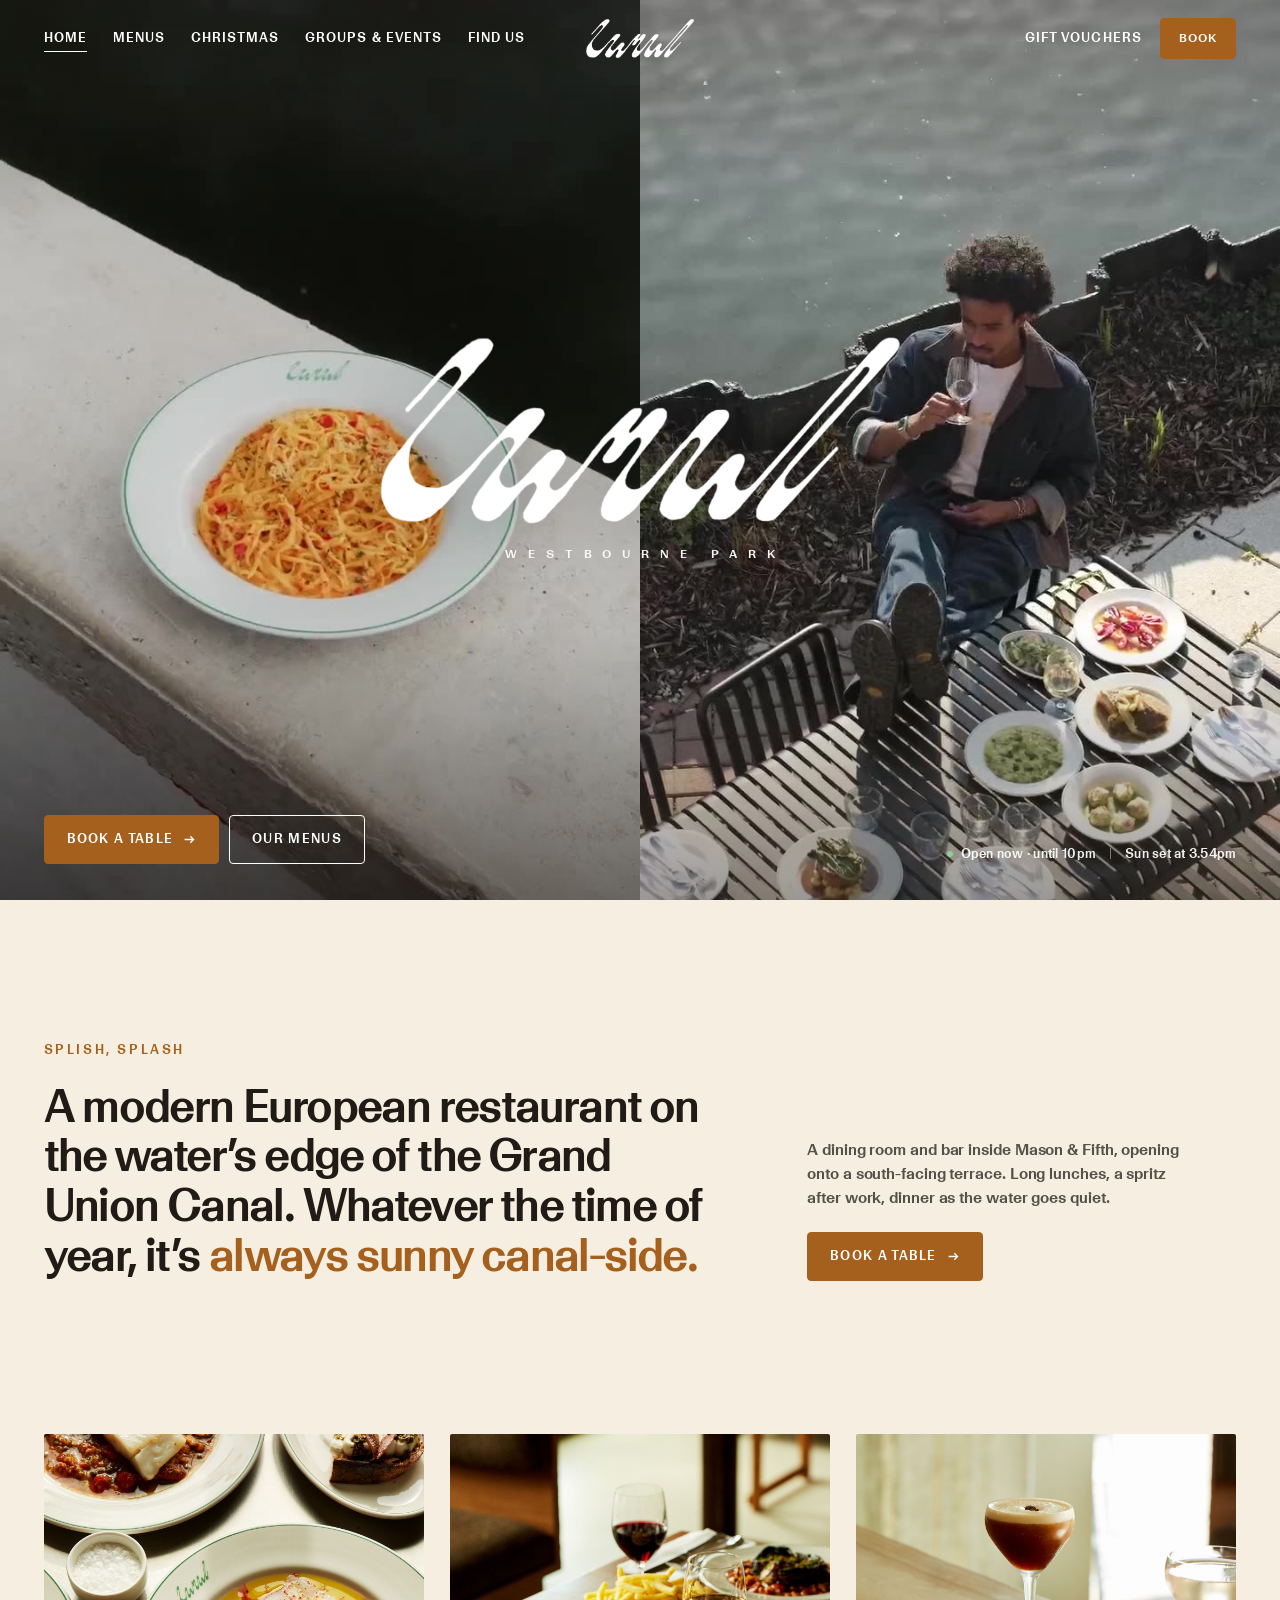
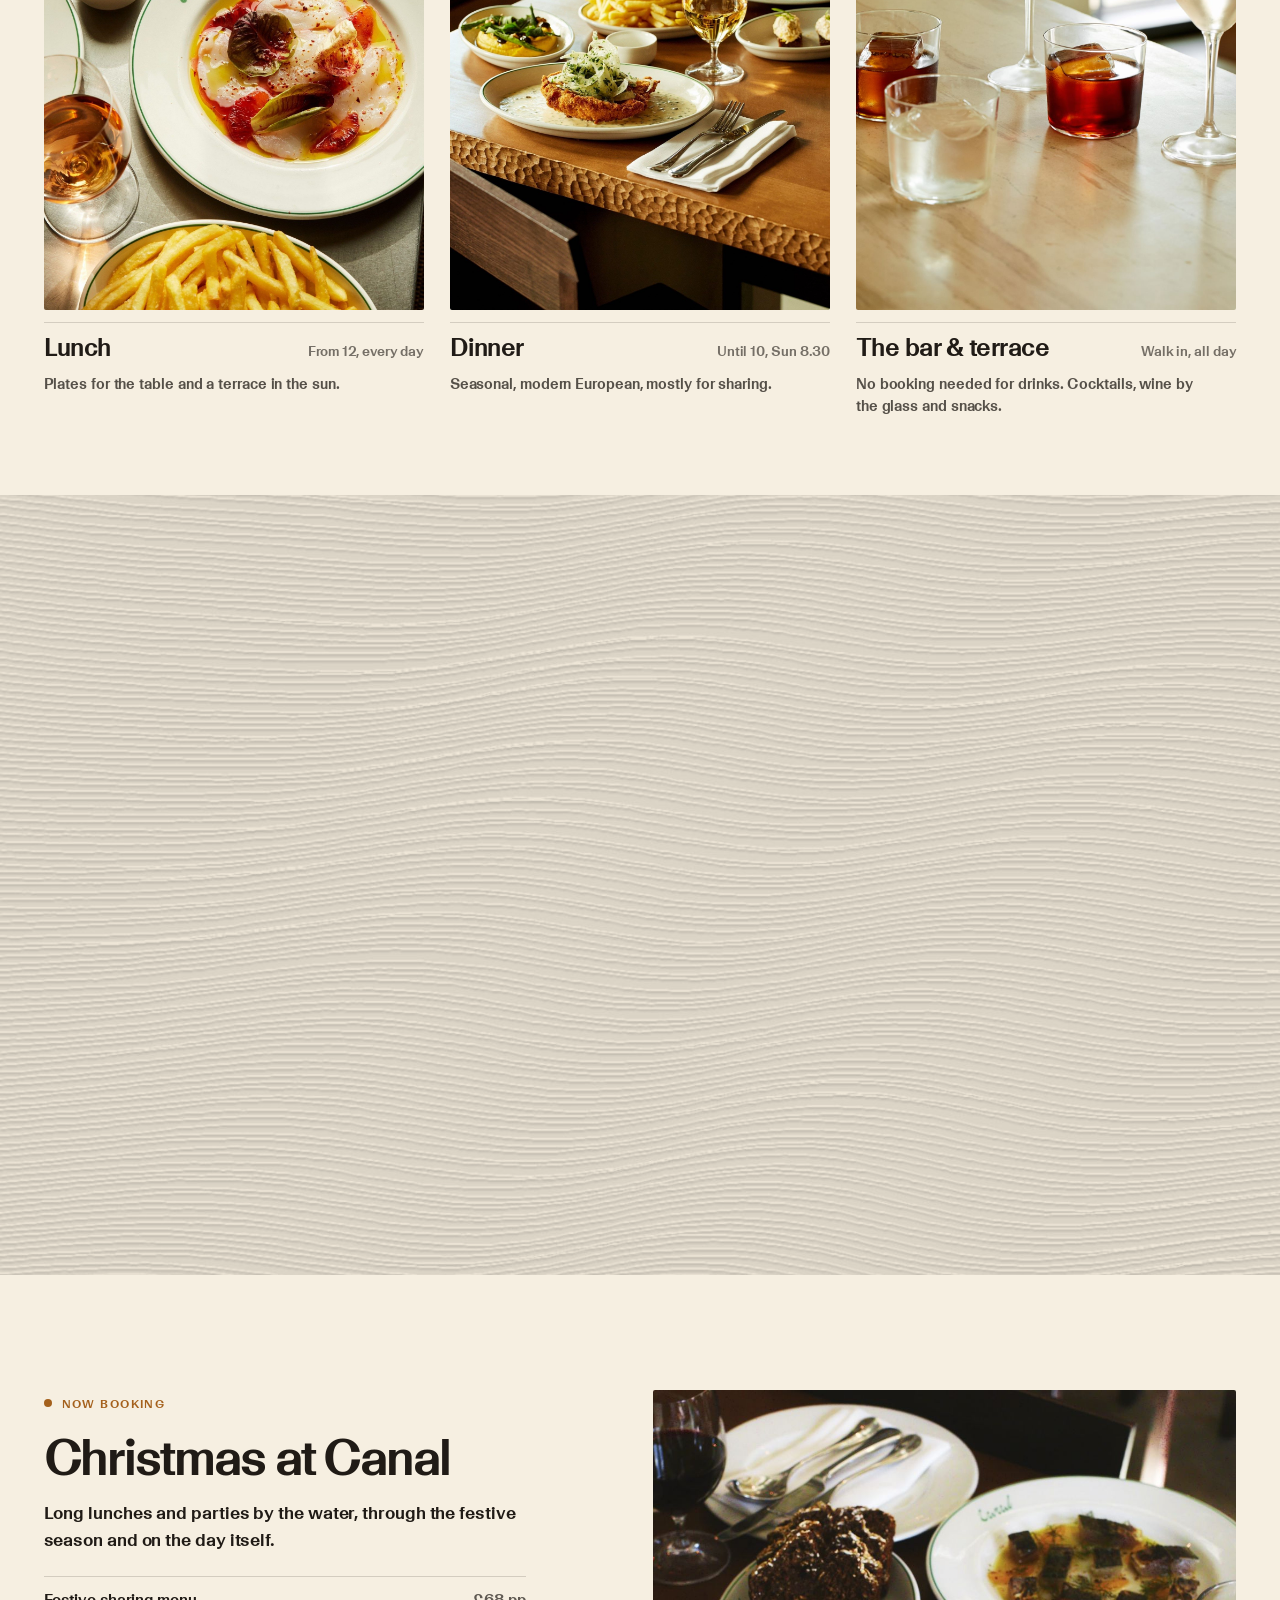
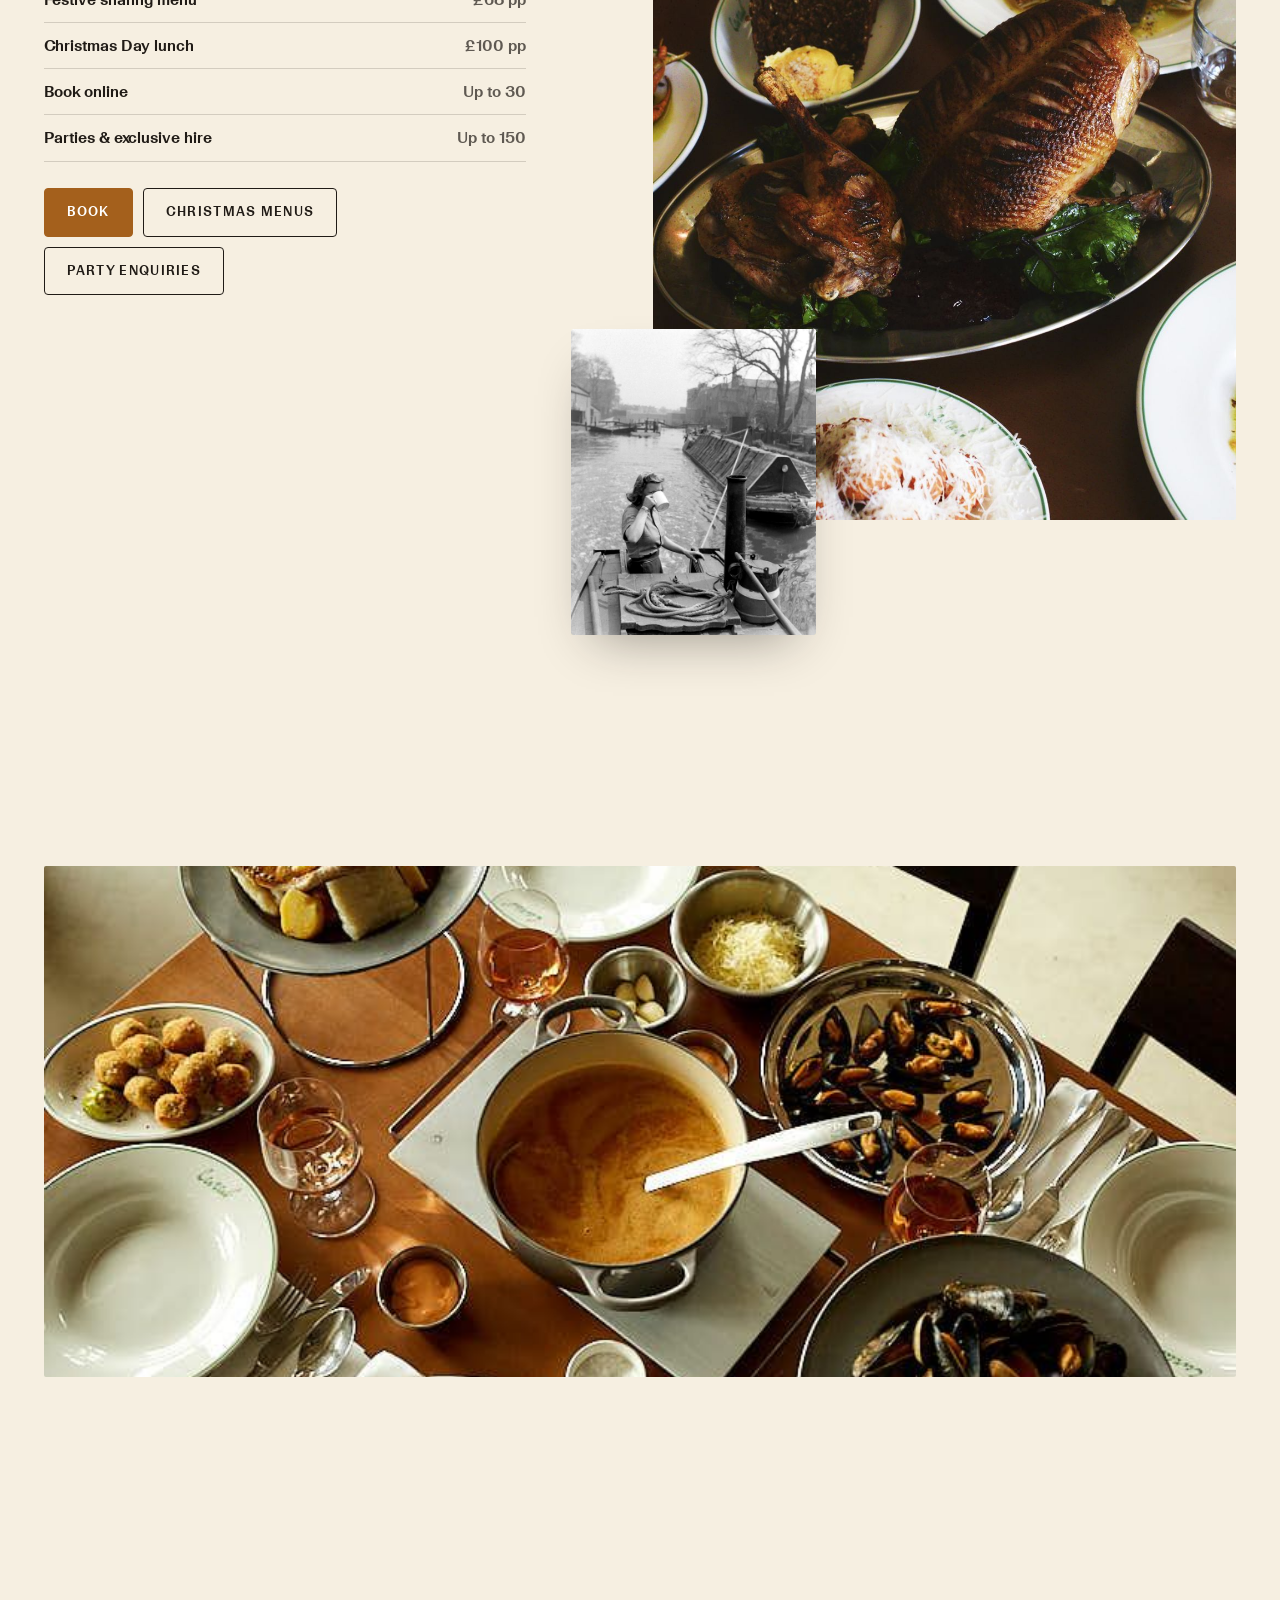
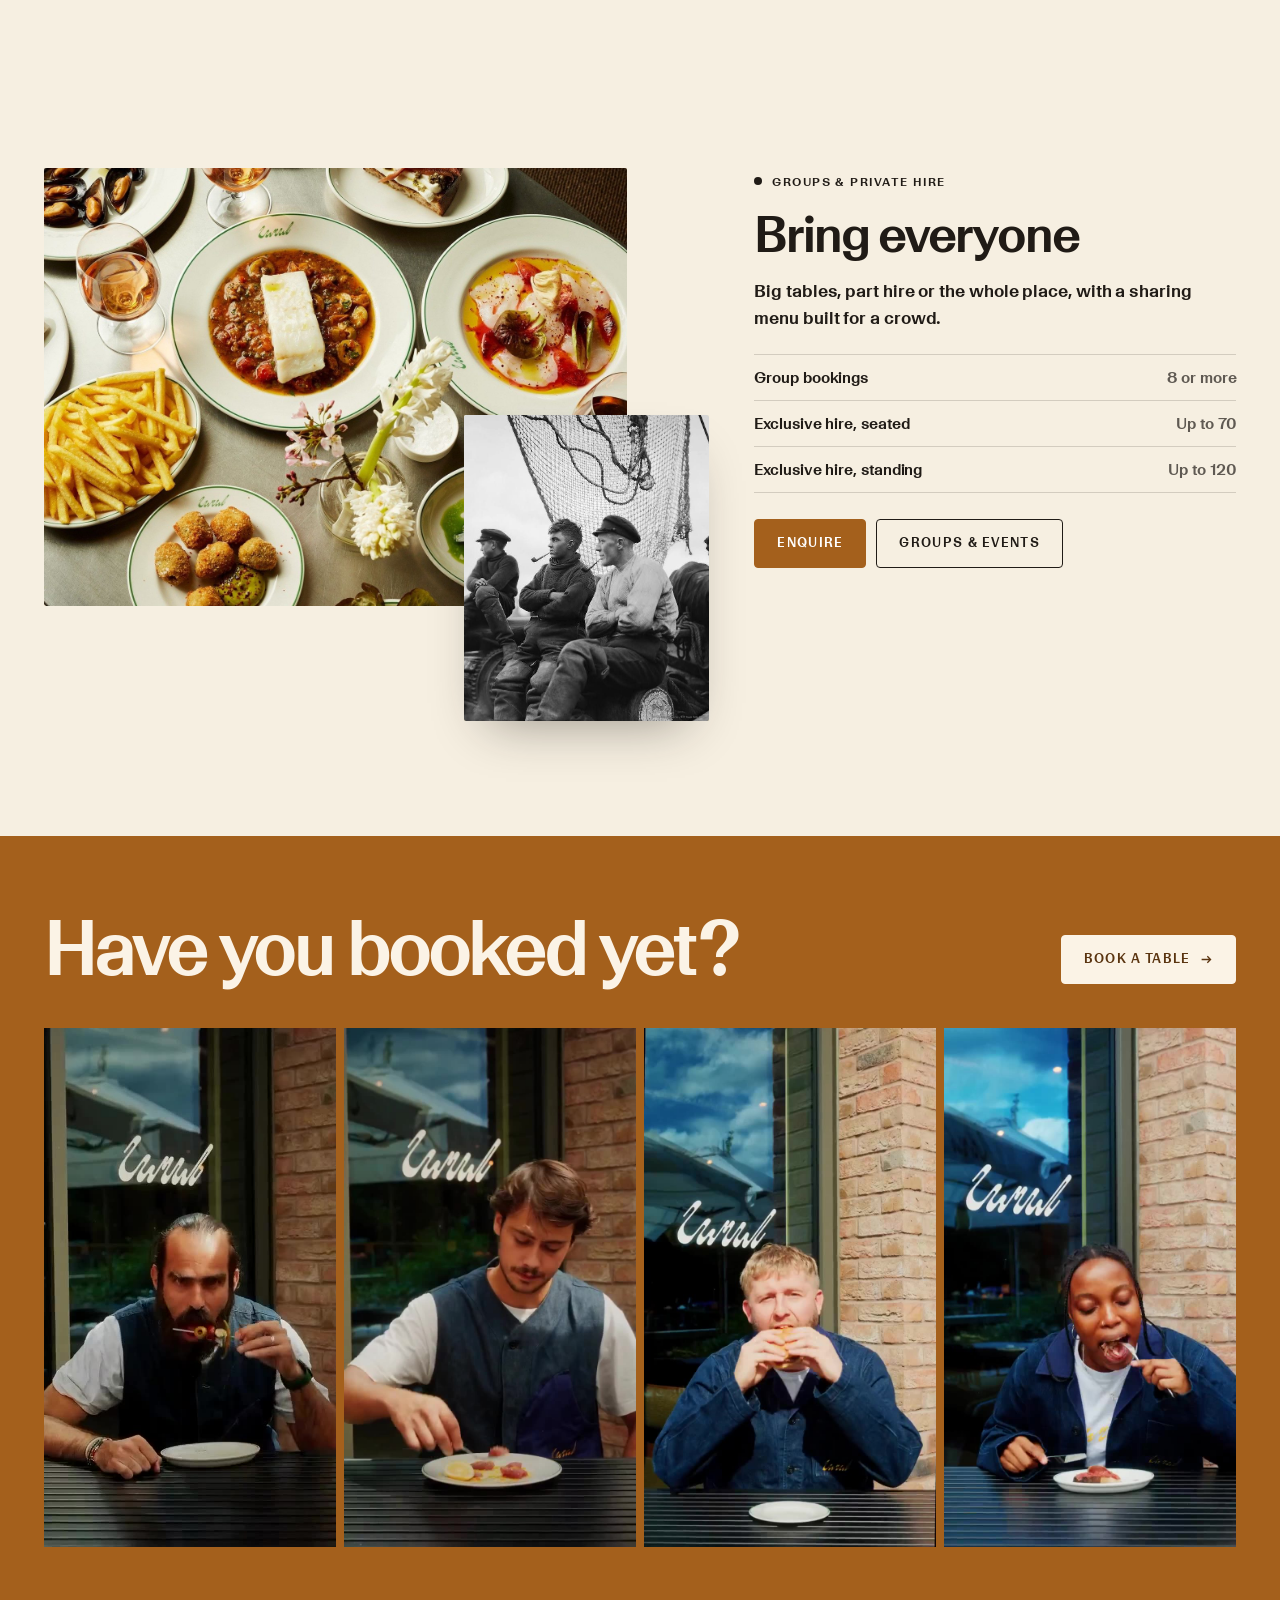
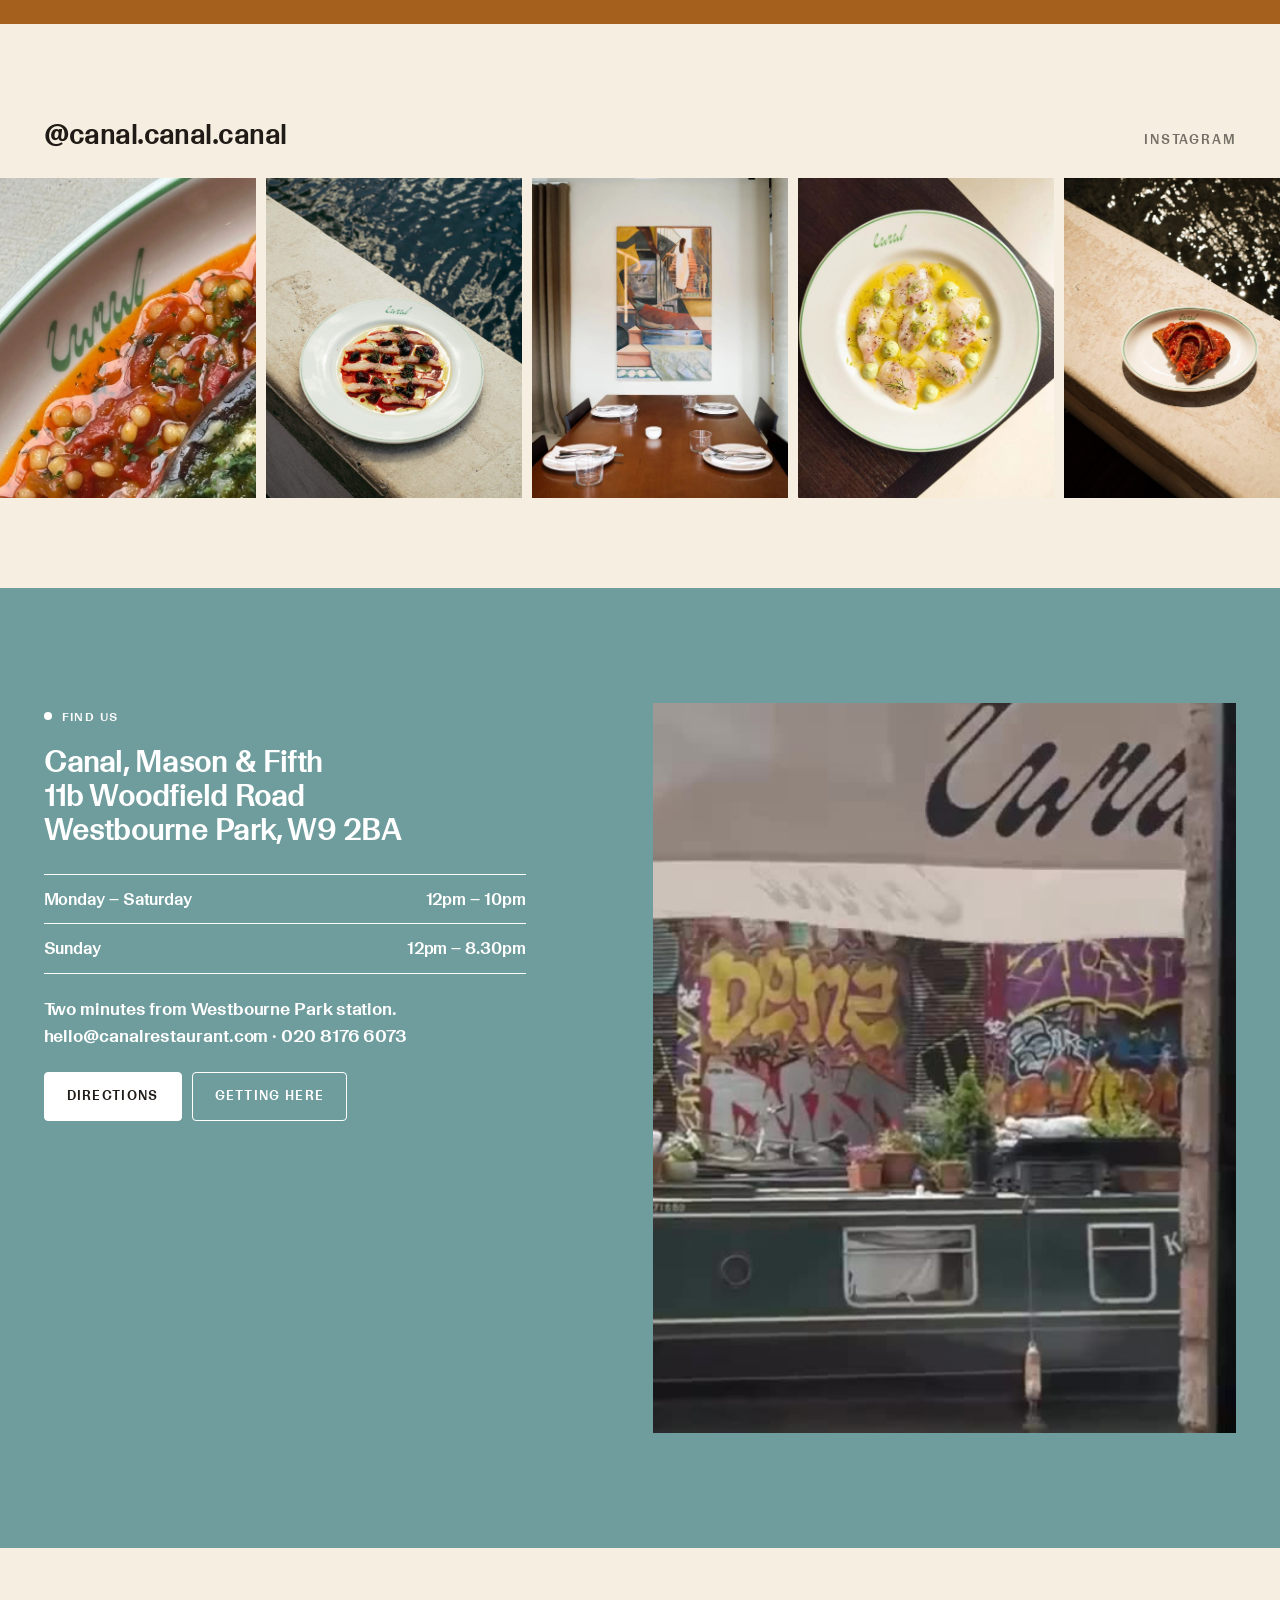
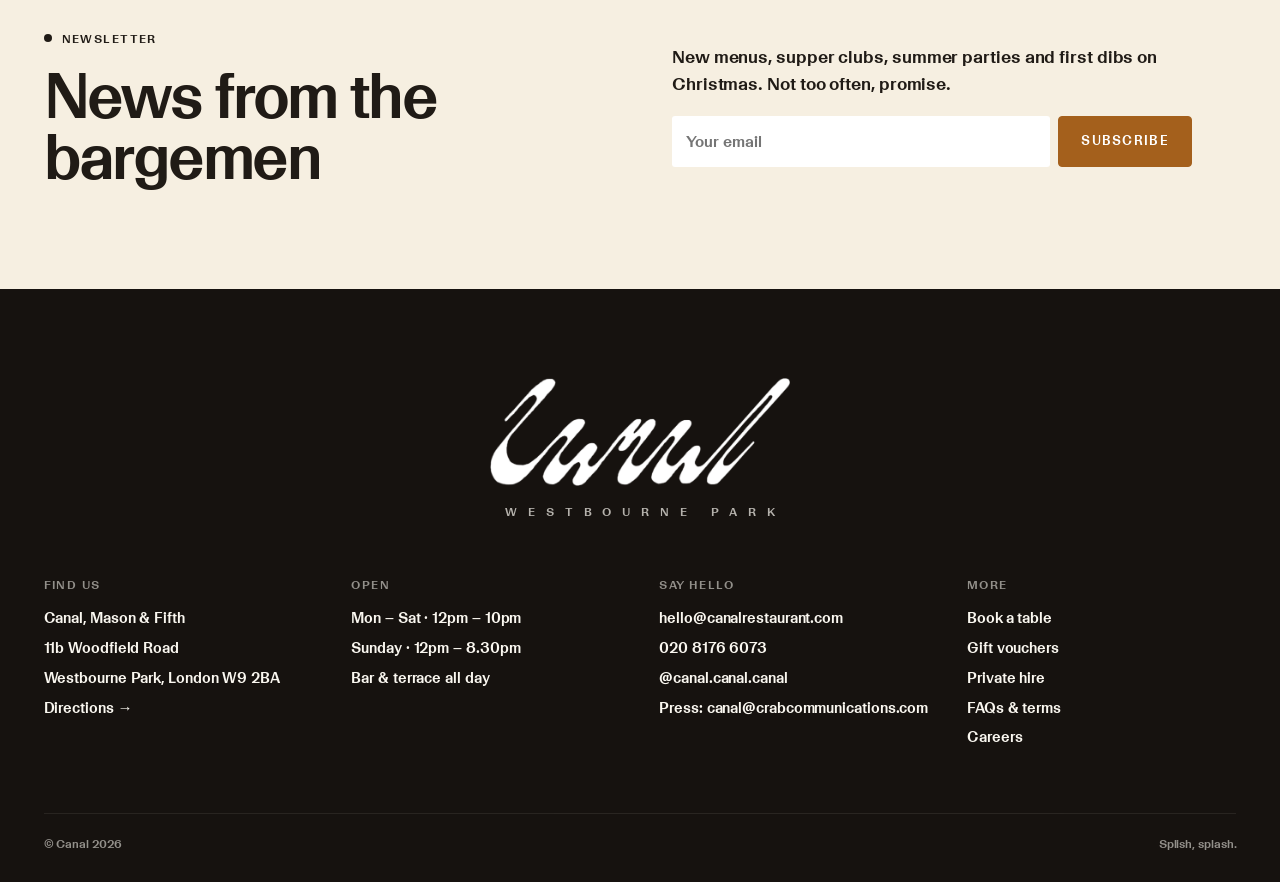
<file: index.html>
<!DOCTYPE html>
<html lang="en-GB">
<head>
<meta charset="utf-8">
<meta name="viewport" content="width=device-width, initial-scale=1">
<title>Canal | Waterside Restaurant & Terrace, Westbourne Park</title>
<meta name="description" content="Canal is a modern European restaurant on the Grand Union Canal at Westbourne Park, with a sun-soaked south-facing terrace, seasonal menus and cocktails by the water.">
<link rel="canonical" href="https://www.canalrestaurant.com/">
<meta property="og:type" content="website"><meta property="og:title" content="Canal | Waterside Restaurant & Terrace, Westbourne Park">
<meta property="og:description" content="Canal is a modern European restaurant on the Grand Union Canal at Westbourne Park, with a sun-soaked south-facing terrace, seasonal menus and cocktails by the water."><meta property="og:image" content="https://www.canalrestaurant.com/img/og.jpg">
<meta name="twitter:card" content="summary_large_image">
<meta name="theme-color" content="#F8B830">
<link rel="icon" href="img/logo-caramel.png">
<link rel="preload" href="fonts/GeigyLLSub-Medium.woff" as="font" type="font/woff" crossorigin>
<link rel="stylesheet" href="css/style.css?v=36">
<script type="application/ld+json">
{"@context":"https://schema.org","@type":"Restaurant","name":"Canal","url":"https://www.canalrestaurant.com/",
"telephone":"+442081766073","email":"hello@canalrestaurant.com","servesCuisine":"Modern European","priceRange":"££",
"address":{"@type":"PostalAddress","streetAddress":"11b Woodfield Road","addressLocality":"London","postalCode":"W9 2BA","addressCountry":"GB"},
"openingHoursSpecification":[{"@type":"OpeningHoursSpecification","dayOfWeek":["Monday","Tuesday","Wednesday","Thursday","Friday","Saturday"],"opens":"12:00","closes":"22:00"},
{"@type":"OpeningHoursSpecification","dayOfWeek":"Sunday","opens":"12:00","closes":"20:30"}],
"acceptsReservations":"https://www.sevenrooms.com/explore/canalrestaurant/reservations/create/search/","sameAs":["https://www.instagram.com/canal.canal.canal/"]}
</script>
</head>
<body>
<header class="header">
  <nav class="nav" aria-label="Main"><a href="index.html" aria-current=page>Home</a><a href="menus.html">Menus</a><a href="festive.html">Christmas</a><a href="groups.html">Groups & events</a><a href="find-us.html">Find us</a></nav>
  <button class="burger" aria-label="Open menu" aria-expanded="false"><span></span><span></span><span></span></button>
  <a class="logo" href="index.html" aria-label="Canal — home"></a>
  <div class="header-right">
    <a class="small" href="https://canalrestaurant.giftpro.co.uk/" target="_blank" rel="noopener">Gift vouchers</a>
    <a class="btn" href="https://www.sevenrooms.com/explore/canalrestaurant/reservations/create/search/" target="_blank" rel="noopener">Book</a>
  </div>
</header>
<div class="menu">
  <a class="big" href="index.html">Home</a><a class="big" href="menus.html">Menus</a><a class="big" href="festive.html">Christmas</a><a class="big" href="groups.html">Groups & events</a><a class="big" href="find-us.html">Find us</a><a class="big" href="faq.html">FAQs</a>
  <div class="menu-foot">
    <a class="btn" href="https://www.sevenrooms.com/explore/canalrestaurant/reservations/create/search/" target="_blank" rel="noopener" style="align-self:flex-start">Book a table</a>
    <a href="https://canalrestaurant.giftpro.co.uk/" target="_blank" rel="noopener">Gift vouchers</a>
    <span>11b Woodfield Road, W9 2BA · 020 8176 6073</span>
  </div>
</div>

<section class="hero split">
  <div class="media">
    <video autoplay muted loop playsinline poster="video/v-wall-pasta.jpg" aria-label="A plate of pasta on the canal wall, the water moving behind"><source src="video/v-wall-pasta.mp4" type="video/mp4"></video>
    <video autoplay muted loop playsinline poster="video/v-terrace-man.jpg" aria-label="Lunch on the terrace beside the canal, seen from above"><source src="video/v-terrace-man.mp4" type="video/mp4"></video>
    <video class="m-only" autoplay muted loop playsinline poster="video/v-terrace-table.jpg" aria-label="A group at lunch on the terrace, seen from above"><source src="video/v-terrace-table.mp4" type="video/mp4"></video>
  </div>
  <div class="center">
    <img src="img/logo-white.png" alt="Canal">
    <span class="spaced">Westbourne Park</span>
  </div>
  <div class="foot">
    <div>
      <div class="btns"><a class="btn" href="https://www.sevenrooms.com/explore/canalrestaurant/reservations/create/search/" target="_blank" rel="noopener">Book a table <svg viewBox="0 0 16 16" fill="none" stroke="currentColor" stroke-width="1.6"><path d="M2 8h11M9 4l4 4-4 4"/></svg></a><a class="btn line" href="menus.html">Our menus</a></div>
    </div>
    <div class="live" data-live aria-live="polite"><span class="live-item">Mon – Sat 12 – 10pm</span><span class="live-item">Sun 12 – 8.30pm</span></div>
  </div>
</section>

<section class="intro-sec">
  <div class="wrap intro-grid">
    <div><p class="splish rv">Splish, splash</p>
    <p class="statement rv">A modern European restaurant on the water’s edge of the Grand Union Canal. Whatever the time of year, it’s <em>always sunny canal-side.</em></p></div>
    <div class="rv"><p class="body" style="margin-bottom:22px">A dining room and bar inside Mason &amp; Fifth, opening onto a south-facing terrace. Long lunches, a spritz after work, dinner as the water goes quiet.</p>
      <div class="btns"><a class="btn" href="https://www.sevenrooms.com/explore/canalrestaurant/reservations/create/search/" target="_blank" rel="noopener">Book a table <svg viewBox="0 0 16 16" fill="none" stroke="currentColor" stroke-width="1.6"><path d="M2 8h11M9 4l4 4-4 4"/></svg></a></div></div>
  </div>
</section>

<!-- Lunch / dinner / festive -->
<section class="sec s">
  <div class="wrap services swipe">
    <a class="rv" href="menus.html"><div class="ph "><img src="img/plates-overhead-a.jpg" alt="Lunch plates on the table at Canal" loading="lazy"></div><div class="row"><h3>Lunch</h3><span>From 12, every day</span></div><p>Plates for the table and a terrace in the sun.</p></a>
    <a class="rv" href="menus.html"><div class="ph "><img src="img/table-schnitzel.jpg" alt="Dinner at Canal with a glass of wine" loading="lazy"></div><div class="row"><h3>Dinner</h3><span>Until 10, Sun 8.30</span></div><p>Seasonal, modern European, mostly for sharing.</p></a>
    <a class="rv" href="menus.html#drinks"><div class="ph "><img src="img/cocktails.jpg" alt="Cocktails on the bar at Canal" loading="lazy"></div><div class="row"><h3>The bar &amp; terrace</h3><span>Walk in, all day</span></div><p>No booking needed for drinks. Cocktails, wine by the glass and snacks.</p></a>
  </div>
</section>

<!-- Menus -->
<section class="menu-reveal" data-reveal>
  <div class="wrap">
    <div class="top rv"><span>Sample menus</span><span>Changes through the week</span></div>
    <a class="mr-row rv" href="menus.html" data-img="img/wall-crudo.jpg"><span class="w">Food</span><span class="m">Lunch &amp; dinner, mostly for sharing</span><img class="thumb" src="img/wall-crudo.jpg" alt=""><svg viewBox="0 0 16 16" fill="none" stroke="currentColor" stroke-width="1.6"><path d="M2 8h11M9 4l4 4-4 4"/></svg></a>
    <a class="mr-row rv" href="menus.html#drinks" data-img="img/cocktails.jpg"><span class="w">Drinks</span><span class="m">Cocktails, beer &amp; wine by the glass</span><img class="thumb" src="img/cocktails.jpg" alt=""><svg viewBox="0 0 16 16" fill="none" stroke="currentColor" stroke-width="1.6"><path d="M2 8h11M9 4l4 4-4 4"/></svg></a>
    <a class="mr-row rv" href="festive.html" data-img="img/festive2.jpg"><span class="w">Christmas</span><span class="m">Festive sharing menu &amp; Christmas Day</span><img class="thumb" src="img/festive2.jpg" alt=""><svg viewBox="0 0 16 16" fill="none" stroke="currentColor" stroke-width="1.6"><path d="M2 8h11M9 4l4 4-4 4"/></svg></a>
  </div>
  <div class="mr-float" aria-hidden="true"><img alt=""></div>
</section>

<!-- What's on now -->
<section class="sec">
  <div class="wrap feat">
    <div class="txt rv">
      <span class="tag" style="color:var(--caramel)">Now booking</span>
      <h2>Christmas at Canal</h2>
      <p class="lead">Long lunches and parties by the water, through the festive season and on the day itself.</p>
      <ul class="facts">
        <li><span>Festive sharing menu</span><span>£68 pp</span></li>
        <li><span>Christmas Day lunch</span><span>£100 pp</span></li>
        <li><span>Book online</span><span>Up to 30</span></li>
        <li><span>Parties &amp; exclusive hire</span><span>Up to 150</span></li>
      </ul>
      <div class="btns"><a class="btn" href="https://www.sevenrooms.com/explore/canalrestaurant/reservations/create/search/" target="_blank" rel="noopener">Book</a><a class="btn line" href="festive.html">Christmas menus</a><a class="btn line" href="https://hamrestaurants.tripleseat.com/party_request/43999" target="_blank" rel="noopener">Party enquiries</a></div>
    </div>
    <div class="media rv">
      <div class="ph big"><img src="img/xmas-5.jpg" alt="Christmas Day lunch at Canal, roast duck in the middle of the table" loading="lazy"></div>
      <figure class="small arch"><div class="ph"><img src="img/archive-barge.jpg" alt="Archive photograph of a woman with a mug on a working barge" loading="lazy"></div></figure>
    </div>
  </div>
</section>

<!-- Bouillabaisse -->
<section class="sec">
  <div class="wrap">
    <div class="ph rv" style="aspect-ratio:21/9"><img src="img/bouillabaisse.jpg" alt="Bouillabaisse served at the table" loading="lazy"></div>
    <div class="wide-txt rv">
      <h2>Bouillabaisse by the water</h2>
      <div><p class="lead">Inspired by Marseille, served in courses for the table. £75 per person, for groups of 6 or more.</p>
        <div class="btns"><a class="btn" href="https://hamrestaurants.tripleseat.com/party_request/43999" target="_blank" rel="noopener">Enquire</a><a class="btn line" href="menus.html#bouillabaisse">View menu</a></div></div>
    </div>
  </div>
</section>

<!-- Groups -->
<section class="sec">
  <div class="wrap feat flip">
    <div class="txt rv">
      <span class="tag">Groups &amp; private hire</span>
      <h2>Bring everyone</h2>
      <p class="lead">Big tables, part hire or the whole place, with a sharing menu built for a crowd.</p>
      <ul class="facts">
        <li><span>Group bookings</span><span>8 or more</span></li>
        <li><span>Exclusive hire, seated</span><span>Up to 70</span></li>
        <li><span>Exclusive hire, standing</span><span>Up to 120</span></li>
      </ul>
      <div class="btns"><a class="btn" href="https://hamrestaurants.tripleseat.com/party_request/43999" target="_blank" rel="noopener">Enquire</a><a class="btn line" href="groups.html">Groups &amp; events</a></div>
    </div>
    <div class="media rv">
      <div class="ph big land"><img src="img/spread-spring.jpg" alt="A long table of sharing plates" loading="lazy"></div>
      <figure class="small arch"><div class="ph"><img src="img/archive-fishermen.jpg" alt="Archive photograph of three fishermen sitting together on deck" loading="lazy"></div></figure>
    </div>
  </div>
</section>

<!-- Staff -->
<section class="sec s booked-band">
  <div class="wrap">
    <div class="booked rv"><h2>Have you booked yet?</h2><div class="btns"><a class="btn" href="https://www.sevenrooms.com/explore/canalrestaurant/reservations/create/search/" target="_blank" rel="noopener">Book a table <svg viewBox="0 0 16 16" fill="none" stroke="currentColor" stroke-width="1.6"><path d="M2 8h11M9 4l4 4-4 4"/></svg></a></div></div>
    <div class="team swipe rv">
      <div class="vid "><video data-inview autoplay muted loop playsinline preload="metadata" poster="video/v-team-1.jpg" aria-label="A member of the Canal team at lunch"><source src="video/v-team-1.mp4" type="video/mp4"></video></div>
      <div class="vid "><video data-inview autoplay muted loop playsinline preload="metadata" poster="video/v-team-2.jpg" aria-label="A member of the Canal team at lunch"><source src="video/v-team-2.mp4" type="video/mp4"></video></div>
      <div class="vid "><video data-inview autoplay muted loop playsinline preload="metadata" poster="video/v-team-3.jpg" aria-label="A member of the Canal team at lunch"><source src="video/v-team-3.mp4" type="video/mp4"></video></div>
      <div class="vid "><video data-inview autoplay muted loop playsinline preload="metadata" poster="video/v-team-4.jpg" aria-label="A member of the Canal team at lunch"><source src="video/v-team-4.mp4" type="video/mp4"></video></div>
    </div>
  </div>
</section>

<!-- Instagram -->
<section class="ig" aria-label="Canal on Instagram">
  <div class="wrap ig-head"><a href="https://www.instagram.com/canal.canal.canal/" target="_blank" rel="noopener">@canal.canal.canal</a><span>Instagram</span></div>
  <div class="ig-track"><a href="https://www.instagram.com/canal.canal.canal/" target="_blank" rel="noopener" tabindex="-1"><img src="img/plate-logo.jpg" alt="" loading="lazy"></a><a href="https://www.instagram.com/canal.canal.canal/" target="_blank" rel="noopener" tabindex="-1"><img src="img/wall-crudo.jpg" alt="" loading="lazy"></a><a href="https://www.instagram.com/canal.canal.canal/" target="_blank" rel="noopener" tabindex="-1"><img src="img/mural.jpg" alt="" loading="lazy"></a><a href="https://www.instagram.com/canal.canal.canal/" target="_blank" rel="noopener" tabindex="-1"><img src="img/crudo.jpg" alt="" loading="lazy"></a><a href="https://www.instagram.com/canal.canal.canal/" target="_blank" rel="noopener" tabindex="-1"><img src="img/wall-toast.jpg" alt="" loading="lazy"></a><a href="https://www.instagram.com/canal.canal.canal/" target="_blank" rel="noopener" tabindex="-1"><img src="img/olives.jpg" alt="" loading="lazy"></a><a href="https://www.instagram.com/canal.canal.canal/" target="_blank" rel="noopener" tabindex="-1"><img src="img/schnitzel.jpg" alt="" loading="lazy"></a><a href="https://www.instagram.com/canal.canal.canal/" target="_blank" rel="noopener" tabindex="-1"><img src="img/archive-tub.jpg" alt="" loading="lazy"></a><a href="https://www.instagram.com/canal.canal.canal/" target="_blank" rel="noopener" tabindex="-1"><img src="img/wall-lemon.jpg" alt="" loading="lazy"></a><a href="https://www.instagram.com/canal.canal.canal/" target="_blank" rel="noopener" tabindex="-1"><img src="img/art-wall.jpg" alt="" loading="lazy"></a><a href="https://www.instagram.com/canal.canal.canal/" target="_blank" rel="noopener" tabindex="-1"><img src="img/crudo-plate.jpg" alt="" loading="lazy"></a><a href="https://www.instagram.com/canal.canal.canal/" target="_blank" rel="noopener" tabindex="-1"><img src="img/archive-swimmer.jpg" alt="" loading="lazy"></a><a href="https://www.instagram.com/canal.canal.canal/" target="_blank" rel="noopener" tabindex="-1"><img src="img/plate-logo.jpg" alt="" loading="lazy"></a><a href="https://www.instagram.com/canal.canal.canal/" target="_blank" rel="noopener" tabindex="-1"><img src="img/wall-crudo.jpg" alt="" loading="lazy"></a><a href="https://www.instagram.com/canal.canal.canal/" target="_blank" rel="noopener" tabindex="-1"><img src="img/mural.jpg" alt="" loading="lazy"></a><a href="https://www.instagram.com/canal.canal.canal/" target="_blank" rel="noopener" tabindex="-1"><img src="img/crudo.jpg" alt="" loading="lazy"></a><a href="https://www.instagram.com/canal.canal.canal/" target="_blank" rel="noopener" tabindex="-1"><img src="img/wall-toast.jpg" alt="" loading="lazy"></a><a href="https://www.instagram.com/canal.canal.canal/" target="_blank" rel="noopener" tabindex="-1"><img src="img/olives.jpg" alt="" loading="lazy"></a><a href="https://www.instagram.com/canal.canal.canal/" target="_blank" rel="noopener" tabindex="-1"><img src="img/schnitzel.jpg" alt="" loading="lazy"></a><a href="https://www.instagram.com/canal.canal.canal/" target="_blank" rel="noopener" tabindex="-1"><img src="img/archive-tub.jpg" alt="" loading="lazy"></a><a href="https://www.instagram.com/canal.canal.canal/" target="_blank" rel="noopener" tabindex="-1"><img src="img/wall-lemon.jpg" alt="" loading="lazy"></a><a href="https://www.instagram.com/canal.canal.canal/" target="_blank" rel="noopener" tabindex="-1"><img src="img/art-wall.jpg" alt="" loading="lazy"></a><a href="https://www.instagram.com/canal.canal.canal/" target="_blank" rel="noopener" tabindex="-1"><img src="img/crudo-plate.jpg" alt="" loading="lazy"></a><a href="https://www.instagram.com/canal.canal.canal/" target="_blank" rel="noopener" tabindex="-1"><img src="img/archive-swimmer.jpg" alt="" loading="lazy"></a></div>
</section>

<!-- Find us -->
<section class="sec water">
  <div class="wrap feat">
    <div class="txt rv">
      <span class="tag">Find us</span>
      <p class="addr">Canal, Mason &amp; Fifth<br>11b Woodfield Road<br>Westbourne Park, W9 2BA</p>
      <ul class="hours"><li><span>Monday – Saturday</span><span>12pm – 10pm</span></li><li><span>Sunday</span><span>12pm – 8.30pm</span></li></ul>
      <p class="body" style="margin-top:22px">Two minutes from Westbourne Park station.<br>hello@canalrestaurant.com · 020 8176 6073</p>
      <div class="btns" style="margin-top:22px"><a class="btn white" href="https://maps.google.com/?q=Canal+Restaurant+11b+Woodfield+Road+London+W9+2BA" target="_blank" rel="noopener">Directions</a><a class="btn line" href="find-us.html">Getting here</a></div>
    </div>
    <div class="media rv">
      <div class="vid big"><video data-inview autoplay muted loop playsinline preload="metadata" poster="video/v-exterior.jpg" aria-label="The Canal canopy over the terrace and the canal"><source src="video/v-exterior.mp4" type="video/mp4"></video></div>
    </div>
  </div>
</section>

<section class="sec s ">
  <div class="wrap grid2">
    <div class="rv"><span class="tag">Newsletter</span><h2 class="h2">News from the bargemen</h2></div>
    <div class="rv">
      <p class="body" style="margin-bottom:18px">New menus, supper clubs, summer parties and first dibs on Christmas. Not too often, promise.</p>
      <form class="signup"><label class="sr" for="em">Email</label><input id="em" type="email" placeholder="Your email" required><button class="btn" type="submit">Subscribe</button></form>
      <p class="msg" aria-live="polite"></p>
    </div>
  </div>
</section>

<footer class="footer">
  <div class="wrap">
    <img class="big-logo" src="img/logo-white.png" alt="Canal">
    <span class="spaced">Westbourne Park</span>
    <div class="fgrid">
      <div><h4>Find us</h4><ul><li>Canal, Mason &amp; Fifth</li><li>11b Woodfield Road</li><li>Westbourne Park, London W9 2BA</li><li><a href="https://maps.google.com/?q=Canal+Restaurant+11b+Woodfield+Road+London+W9+2BA" target="_blank" rel="noopener">Directions →</a></li></ul></div>
      <div><h4>Open</h4><ul><li>Mon – Sat · 12pm – 10pm</li><li>Sunday · 12pm – 8.30pm</li><li>Bar &amp; terrace all day</li></ul></div>
      <div><h4>Say hello</h4><ul><li><a href="mailto:hello@canalrestaurant.com">hello@canalrestaurant.com</a></li><li><a href="tel:+442081766073">020 8176 6073</a></li><li><a href="https://www.instagram.com/canal.canal.canal/" target="_blank" rel="noopener">@canal.canal.canal</a></li><li>Press: <a href="mailto:canal@crabcommunications.com">canal@crabcommunications.com</a></li></ul></div>
      <div><h4>More</h4><ul><li><a href="https://www.sevenrooms.com/explore/canalrestaurant/reservations/create/search/" target="_blank" rel="noopener">Book a table</a></li><li><a href="https://canalrestaurant.giftpro.co.uk/" target="_blank" rel="noopener">Gift vouchers</a></li><li><a href="groups.html">Private hire</a></li><li><a href="faq.html">FAQs &amp; terms</a></li><li><a href="mailto:careers@canalrestaurant.com">Careers</a></li></ul></div>
    </div>
    <div class="fbottom"><span>© Canal 2026</span><span>Splish, splash.</span></div>
  </div>
</footer>
<script src="js/config.js?v=7"></script>
<script src="js/site.js?v=9"></script>
<script src="js/live.js?v=7"></script>
<script src="js/ripple.js?v=7"></script>
<script src="js/menus.js?v=7"></script>
</body>
</html>
</file>
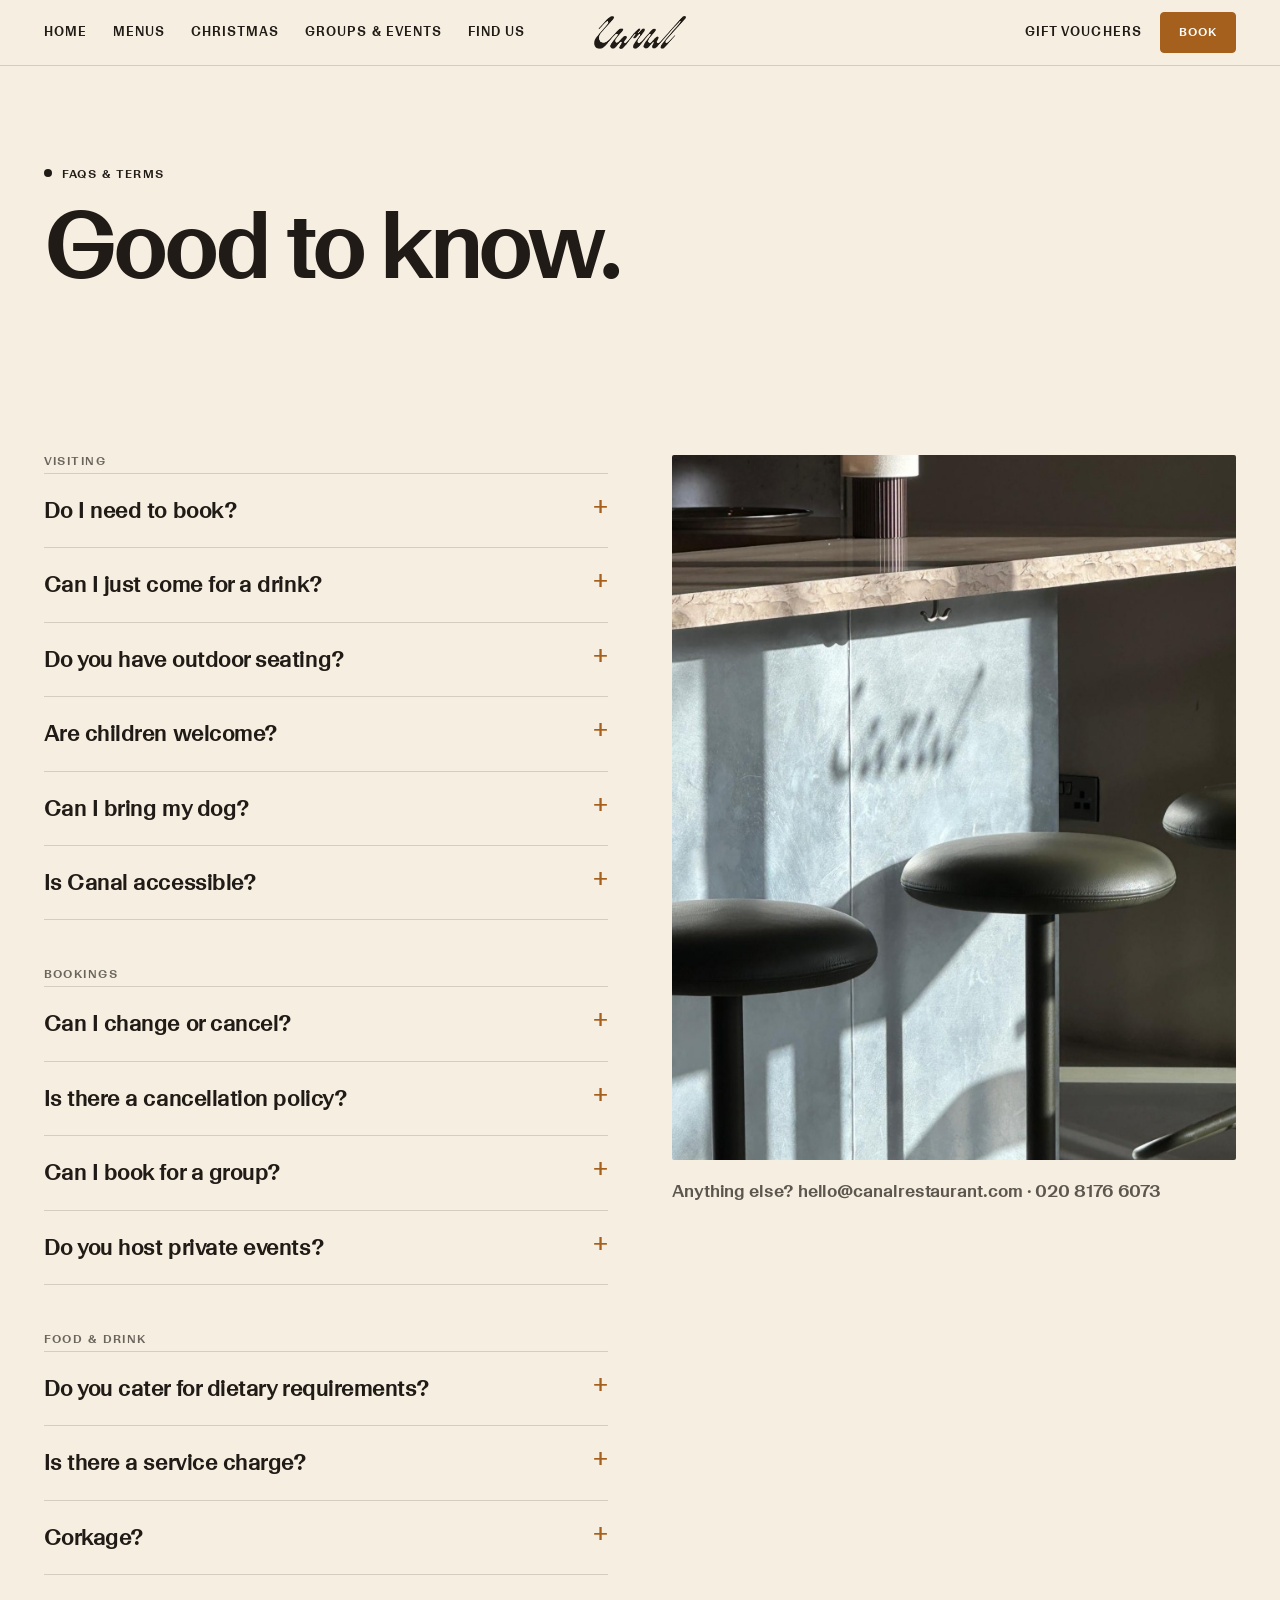
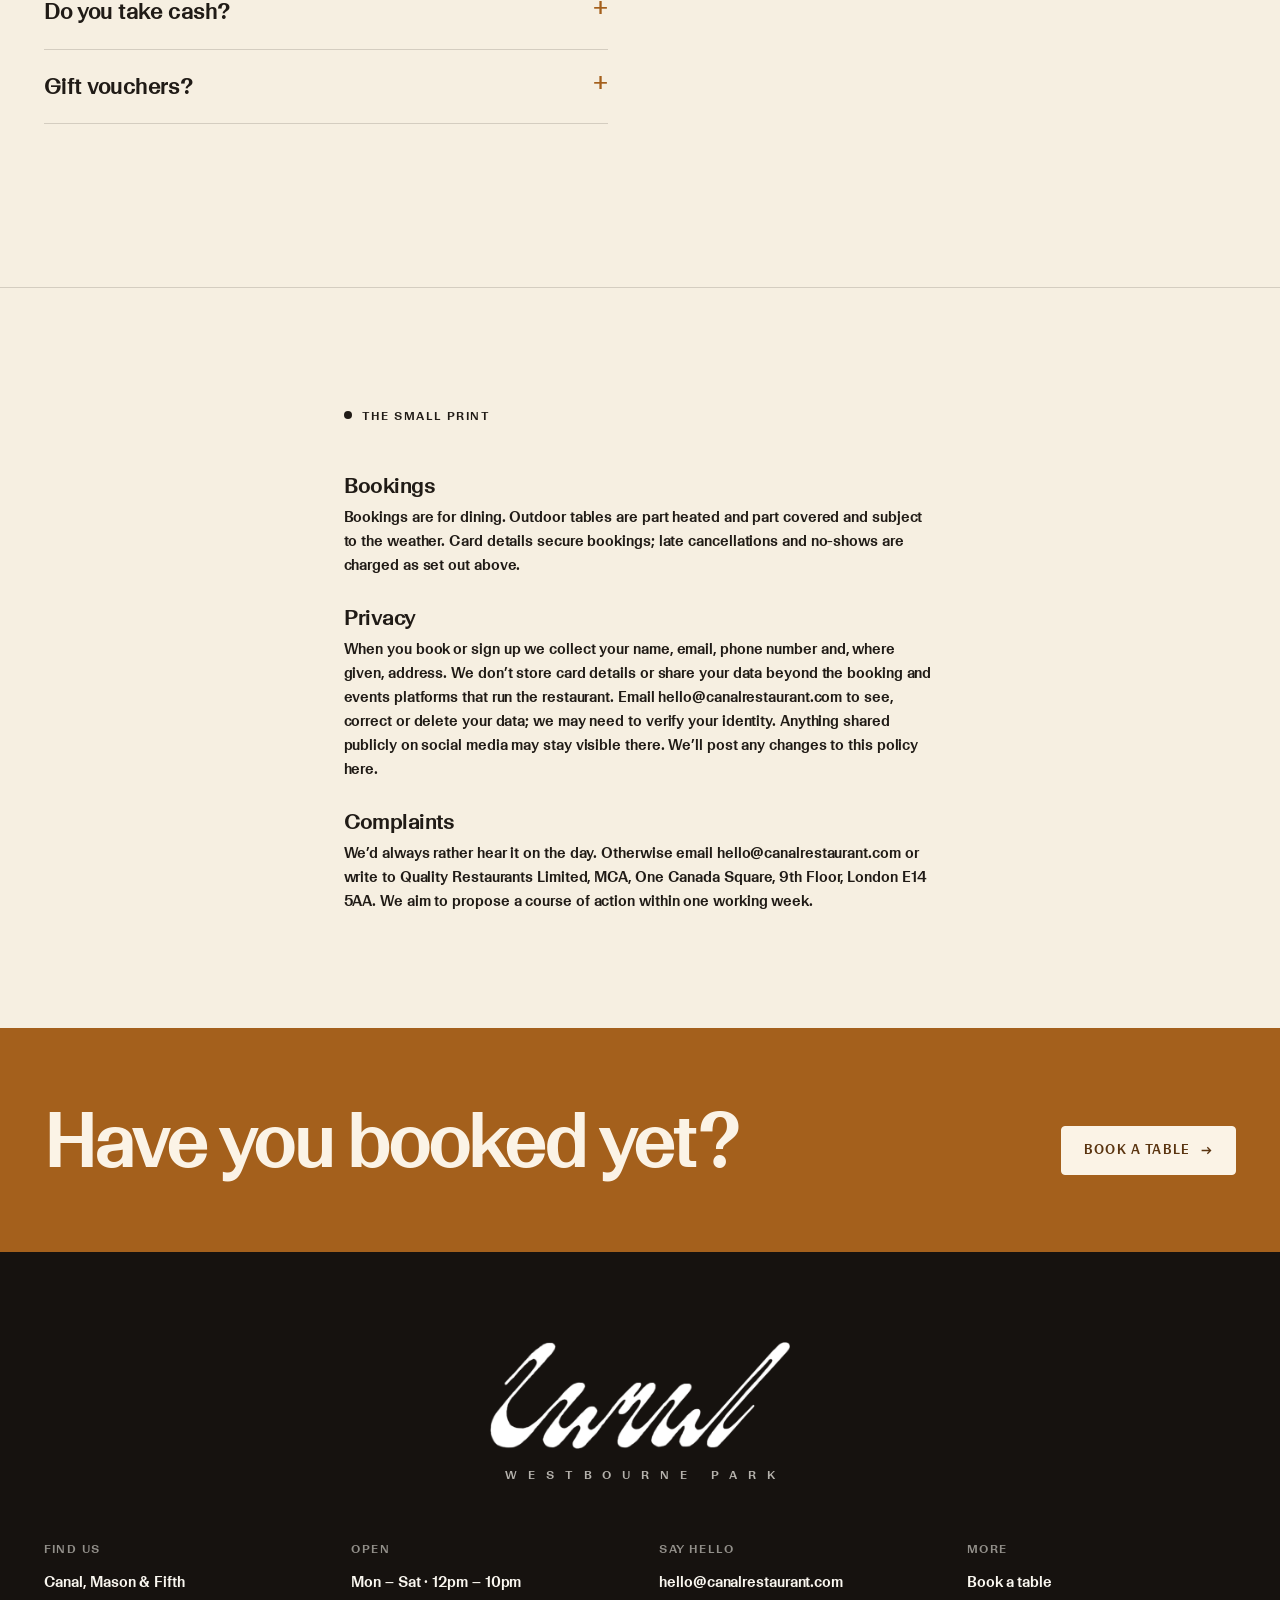
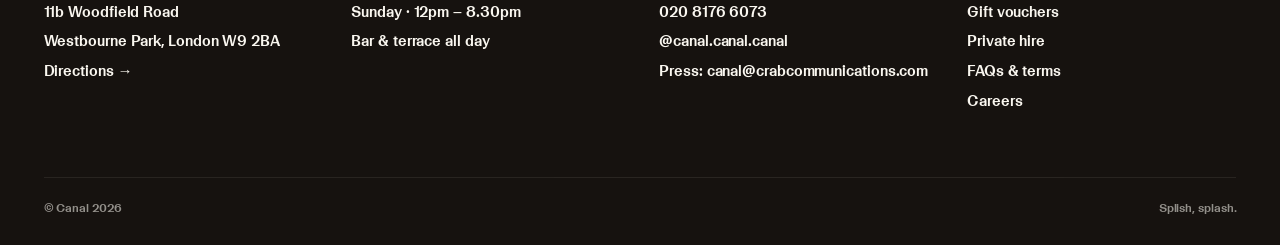
<file: faq.html>
<!DOCTYPE html>
<html lang="en-GB">
<head>
<meta charset="utf-8">
<meta name="viewport" content="width=device-width, initial-scale=1">
<title>FAQs & Terms | Canal, Westbourne Park</title>
<meta name="description" content="Bookings, cancellations, dogs, children, accessibility, dietary requirements, corkage and gift vouchers at Canal, Westbourne Park.">
<link rel="canonical" href="https://www.canalrestaurant.com/faq">
<meta property="og:type" content="website"><meta property="og:title" content="FAQs & Terms | Canal, Westbourne Park">
<meta property="og:description" content="Bookings, cancellations, dogs, children, accessibility, dietary requirements, corkage and gift vouchers at Canal, Westbourne Park."><meta property="og:image" content="https://www.canalrestaurant.com/img/og.jpg">
<meta name="twitter:card" content="summary_large_image">
<meta name="theme-color" content="#F8B830">
<link rel="icon" href="img/logo-caramel.png">
<link rel="preload" href="fonts/GeigyLLSub-Medium.woff" as="font" type="font/woff" crossorigin>
<link rel="stylesheet" href="css/style.css?v=36">
<script type="application/ld+json">
{"@context":"https://schema.org","@type":"Restaurant","name":"Canal","url":"https://www.canalrestaurant.com/",
"telephone":"+442081766073","email":"hello@canalrestaurant.com","servesCuisine":"Modern European","priceRange":"££",
"address":{"@type":"PostalAddress","streetAddress":"11b Woodfield Road","addressLocality":"London","postalCode":"W9 2BA","addressCountry":"GB"},
"openingHoursSpecification":[{"@type":"OpeningHoursSpecification","dayOfWeek":["Monday","Tuesday","Wednesday","Thursday","Friday","Saturday"],"opens":"12:00","closes":"22:00"},
{"@type":"OpeningHoursSpecification","dayOfWeek":"Sunday","opens":"12:00","closes":"20:30"}],
"acceptsReservations":"https://www.sevenrooms.com/explore/canalrestaurant/reservations/create/search/","sameAs":["https://www.instagram.com/canal.canal.canal/"]}
</script>
</head>
<body class="solid-header">
<header class="header">
  <nav class="nav" aria-label="Main"><a href="index.html">Home</a><a href="menus.html">Menus</a><a href="festive.html">Christmas</a><a href="groups.html">Groups & events</a><a href="find-us.html">Find us</a></nav>
  <button class="burger" aria-label="Open menu" aria-expanded="false"><span></span><span></span><span></span></button>
  <a class="logo" href="index.html" aria-label="Canal — home"></a>
  <div class="header-right">
    <a class="small" href="https://canalrestaurant.giftpro.co.uk/" target="_blank" rel="noopener">Gift vouchers</a>
    <a class="btn" href="https://www.sevenrooms.com/explore/canalrestaurant/reservations/create/search/" target="_blank" rel="noopener">Book</a>
  </div>
</header>
<div class="menu">
  <a class="big" href="index.html">Home</a><a class="big" href="menus.html">Menus</a><a class="big" href="festive.html">Christmas</a><a class="big" href="groups.html">Groups & events</a><a class="big" href="find-us.html">Find us</a><a class="big" href="faq.html">FAQs</a>
  <div class="menu-foot">
    <a class="btn" href="https://www.sevenrooms.com/explore/canalrestaurant/reservations/create/search/" target="_blank" rel="noopener" style="align-self:flex-start">Book a table</a>
    <a href="https://canalrestaurant.giftpro.co.uk/" target="_blank" rel="noopener">Gift vouchers</a>
    <span>11b Woodfield Road, W9 2BA · 020 8176 6073</span>
  </div>
</div>

<section class="phero flat"><div class="in wrap" style="padding-left:var(--g)"><span class="tag">FAQs &amp; terms</span><h1>Good to know.</h1></div></section>
<section class="sec">
  <div class="wrap grid2 top">
    <div><div class="faq-group rv"><h3>Visiting</h3><div class="faq"><details><summary>Do I need to book?</summary><div class="a"><p>We recommend it, especially for dinner and weekends, but we always keep space for walk-ins.</p></div></details><details><summary>Can I just come for a drink?</summary><div class="a"><p>Of course. The bar and waterside terrace are open for drinks without a booking, with snacks all day.</p></div></details><details><summary>Do you have outdoor seating?</summary><div class="a"><p>Yes — a south-facing terrace overlooking the Grand Union Canal. Terrace tables can be booked online. It’s part heated and part covered.</p></div></details><details><summary>Are children welcome?</summary><div class="a"><p>Very. There’s a children’s menu on request, and we can set up high chairs if you mention them when booking.</p></div></details><details><summary>Can I bring my dog?</summary><div class="a"><p>Yes, inside and out. Paws on the floor.</p></div></details><details><summary>Is Canal accessible?</summary><div class="a"><p>Yes. The restaurant and terrace are step-free with accessible facilities. Let us know anything that would help.</p></div></details></div></div><div class="faq-group rv"><h3>Bookings</h3><div class="faq"><details><summary>Can I change or cancel?</summary><div class="a"><p>Yes, through the link in your confirmation email. Any trouble, email or call us.</p></div></details><details><summary>Is there a cancellation policy?</summary><div class="a"><p>Card details secure bookings and we ask for 24 hours’ notice. No-shows and late cancellations are charged at £40 per person for dinner and £20 per person for lunch.</p></div></details><details><summary>Can I book for a group?</summary><div class="a"><p>Up to 6 online, in the dining room or on the terrace. For 8 or more, private hire and events, send us an enquiry.</p></div></details><details><summary>Do you host private events?</summary><div class="a"><p>Yes, from big tables to exclusive hire: up to 70 seated or 120 standing.</p></div></details></div></div><div class="faq-group rv"><h3>Food & drink</h3><div class="faq"><details><summary>Do you cater for dietary requirements?</summary><div class="a"><p>Yes — vegetarian, vegan, gluten-free and allergy-friendly options. Mention them when booking or tell your server.</p></div></details><details><summary>Is there a service charge?</summary><div class="a"><p>A discretionary 13.5% service charge is added.</p></div></details><details><summary>Corkage?</summary><div class="a"><p>£50 per 750ml bottle of wine, £75 per 750ml of sparkling. Bringing a cake is £5 per head.</p></div></details><details><summary>Do you take cash?</summary><div class="a"><p>We’re cashless. All major cards, Apple Pay and Google Pay.</p></div></details><details><summary>Gift vouchers?</summary><div class="a"><p>Yes — digital vouchers for any amount from our gift voucher shop.</p></div></details></div></div></div>
    <div class="rv" style="position:sticky;top:110px"><div class="ph r45"><img src="img/logo-glass.jpg" alt="The Canal logo on the glass" loading="lazy"></div>
      <p class="body muted" style="margin-top:18px">Anything else? hello@canalrestaurant.com · 020 8176 6073</p></div>
  </div>
</section>
<section class="sec" id="terms" style="border-top:1px solid var(--line)">
  <div class="wrap legal">
    <span class="tag">The small print</span>
    <h3 id="bookings">Bookings</h3>
    <p>Bookings are for dining. Outdoor tables are part heated and part covered and subject to the weather. Card details secure bookings; late cancellations and no-shows are charged as set out above.</p>
    <h3 id="privacy">Privacy</h3>
    <p>When you book or sign up we collect your name, email, phone number and, where given, address. We don’t store card details or share your data beyond the booking and events platforms that run the restaurant. Email hello@canalrestaurant.com to see, correct or delete your data; we may need to verify your identity. Anything shared publicly on social media may stay visible there. We’ll post any changes to this policy here.</p>
    <h3 id="complaints">Complaints</h3>
    <p>We’d always rather hear it on the day. Otherwise email hello@canalrestaurant.com or write to Quality Restaurants Limited, MCA, One Canada Square, 9th Floor, London E14 5AA. We aim to propose a course of action within one working week.</p>
  </div>
</section>
<section class="sec s booked-band">
  <div class="wrap booked" style="margin-bottom:0"><h2 class="rv">Have you booked yet?</h2><div class="btns rv"><a class="btn" href="https://www.sevenrooms.com/explore/canalrestaurant/reservations/create/search/" target="_blank" rel="noopener">Book a table <svg viewBox="0 0 16 16" fill="none" stroke="currentColor" stroke-width="1.6"><path d="M2 8h11M9 4l4 4-4 4"/></svg></a></div></div>
</section>
<footer class="footer">
  <div class="wrap">
    <img class="big-logo" src="img/logo-white.png" alt="Canal">
    <span class="spaced">Westbourne Park</span>
    <div class="fgrid">
      <div><h4>Find us</h4><ul><li>Canal, Mason &amp; Fifth</li><li>11b Woodfield Road</li><li>Westbourne Park, London W9 2BA</li><li><a href="https://maps.google.com/?q=Canal+Restaurant+11b+Woodfield+Road+London+W9+2BA" target="_blank" rel="noopener">Directions →</a></li></ul></div>
      <div><h4>Open</h4><ul><li>Mon – Sat · 12pm – 10pm</li><li>Sunday · 12pm – 8.30pm</li><li>Bar &amp; terrace all day</li></ul></div>
      <div><h4>Say hello</h4><ul><li><a href="mailto:hello@canalrestaurant.com">hello@canalrestaurant.com</a></li><li><a href="tel:+442081766073">020 8176 6073</a></li><li><a href="https://www.instagram.com/canal.canal.canal/" target="_blank" rel="noopener">@canal.canal.canal</a></li><li>Press: <a href="mailto:canal@crabcommunications.com">canal@crabcommunications.com</a></li></ul></div>
      <div><h4>More</h4><ul><li><a href="https://www.sevenrooms.com/explore/canalrestaurant/reservations/create/search/" target="_blank" rel="noopener">Book a table</a></li><li><a href="https://canalrestaurant.giftpro.co.uk/" target="_blank" rel="noopener">Gift vouchers</a></li><li><a href="groups.html">Private hire</a></li><li><a href="faq.html">FAQs &amp; terms</a></li><li><a href="mailto:careers@canalrestaurant.com">Careers</a></li></ul></div>
    </div>
    <div class="fbottom"><span>© Canal 2026</span><span>Splish, splash.</span></div>
  </div>
</footer>
<script src="js/config.js?v=7"></script>
<script src="js/site.js?v=9"></script>
<script src="js/live.js?v=7"></script>
<script src="js/ripple.js?v=7"></script>
<script src="js/menus.js?v=7"></script>
</body>
</html>
</file>
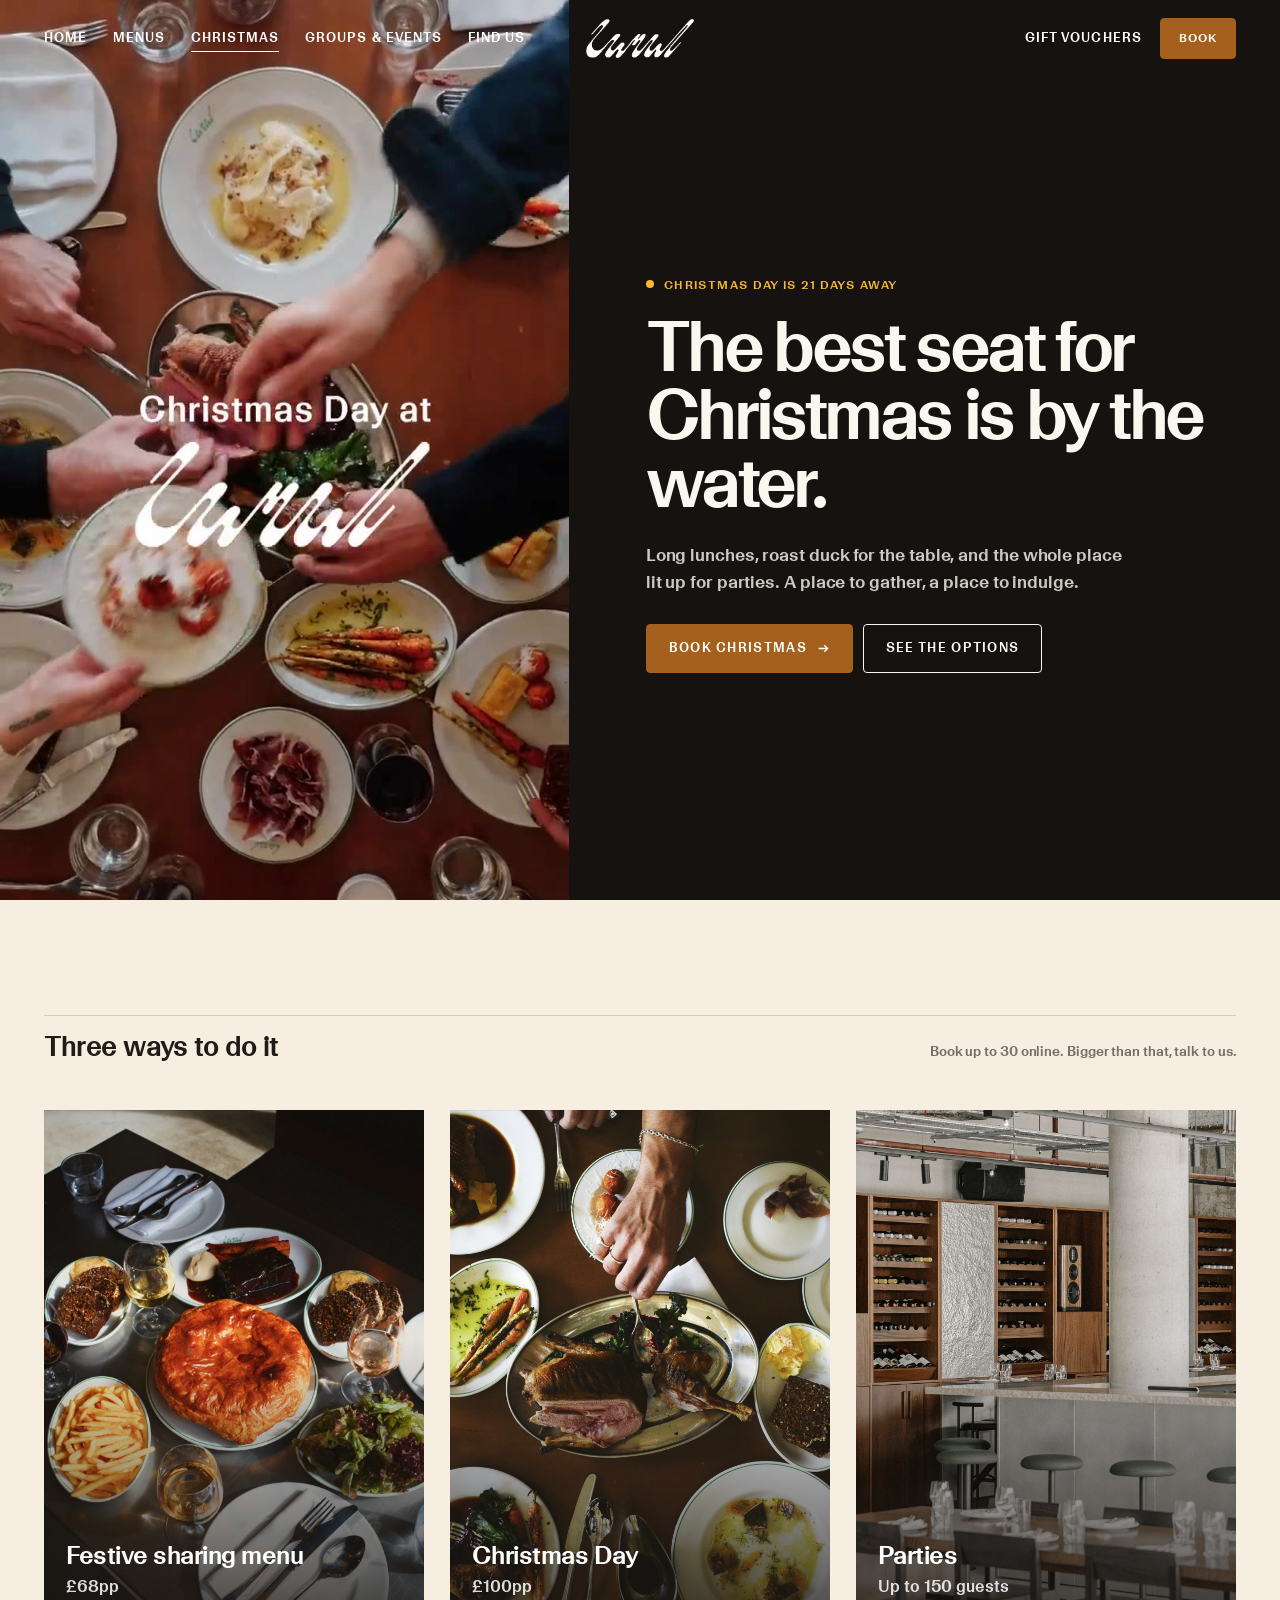
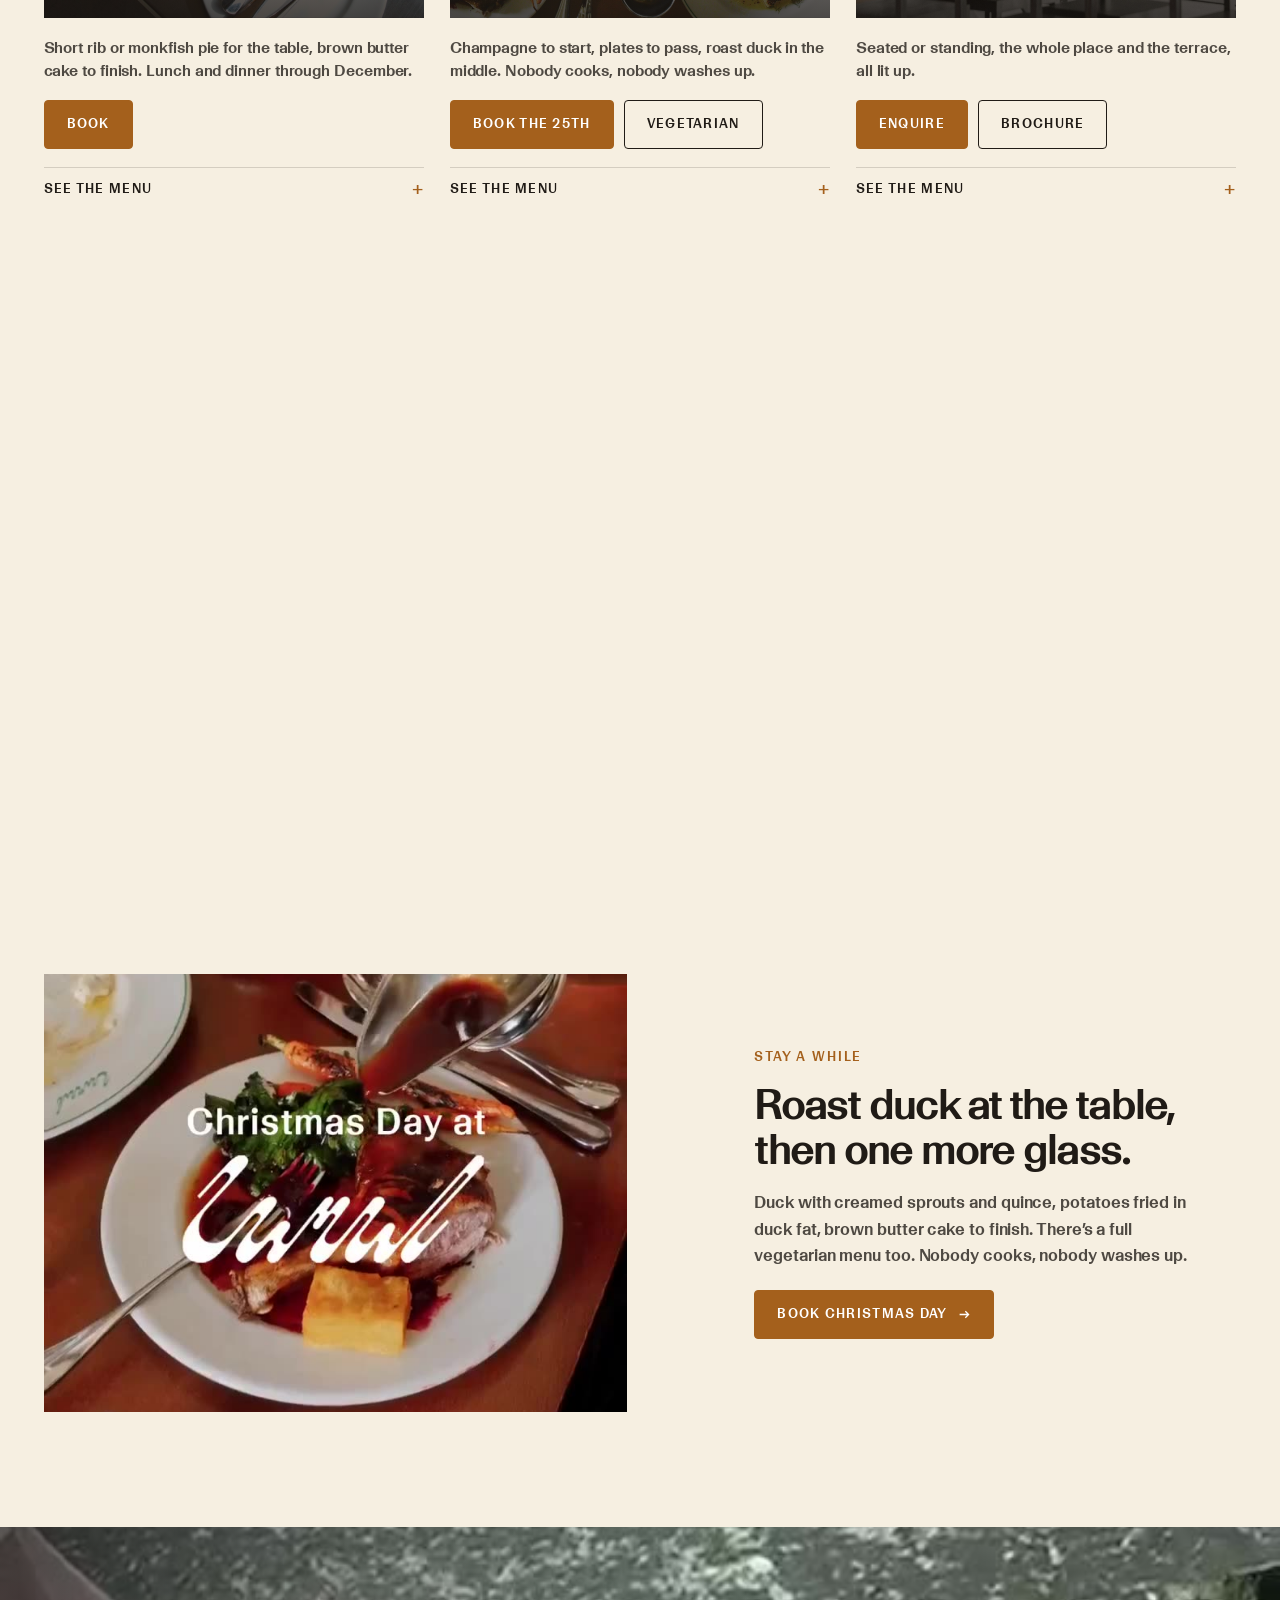
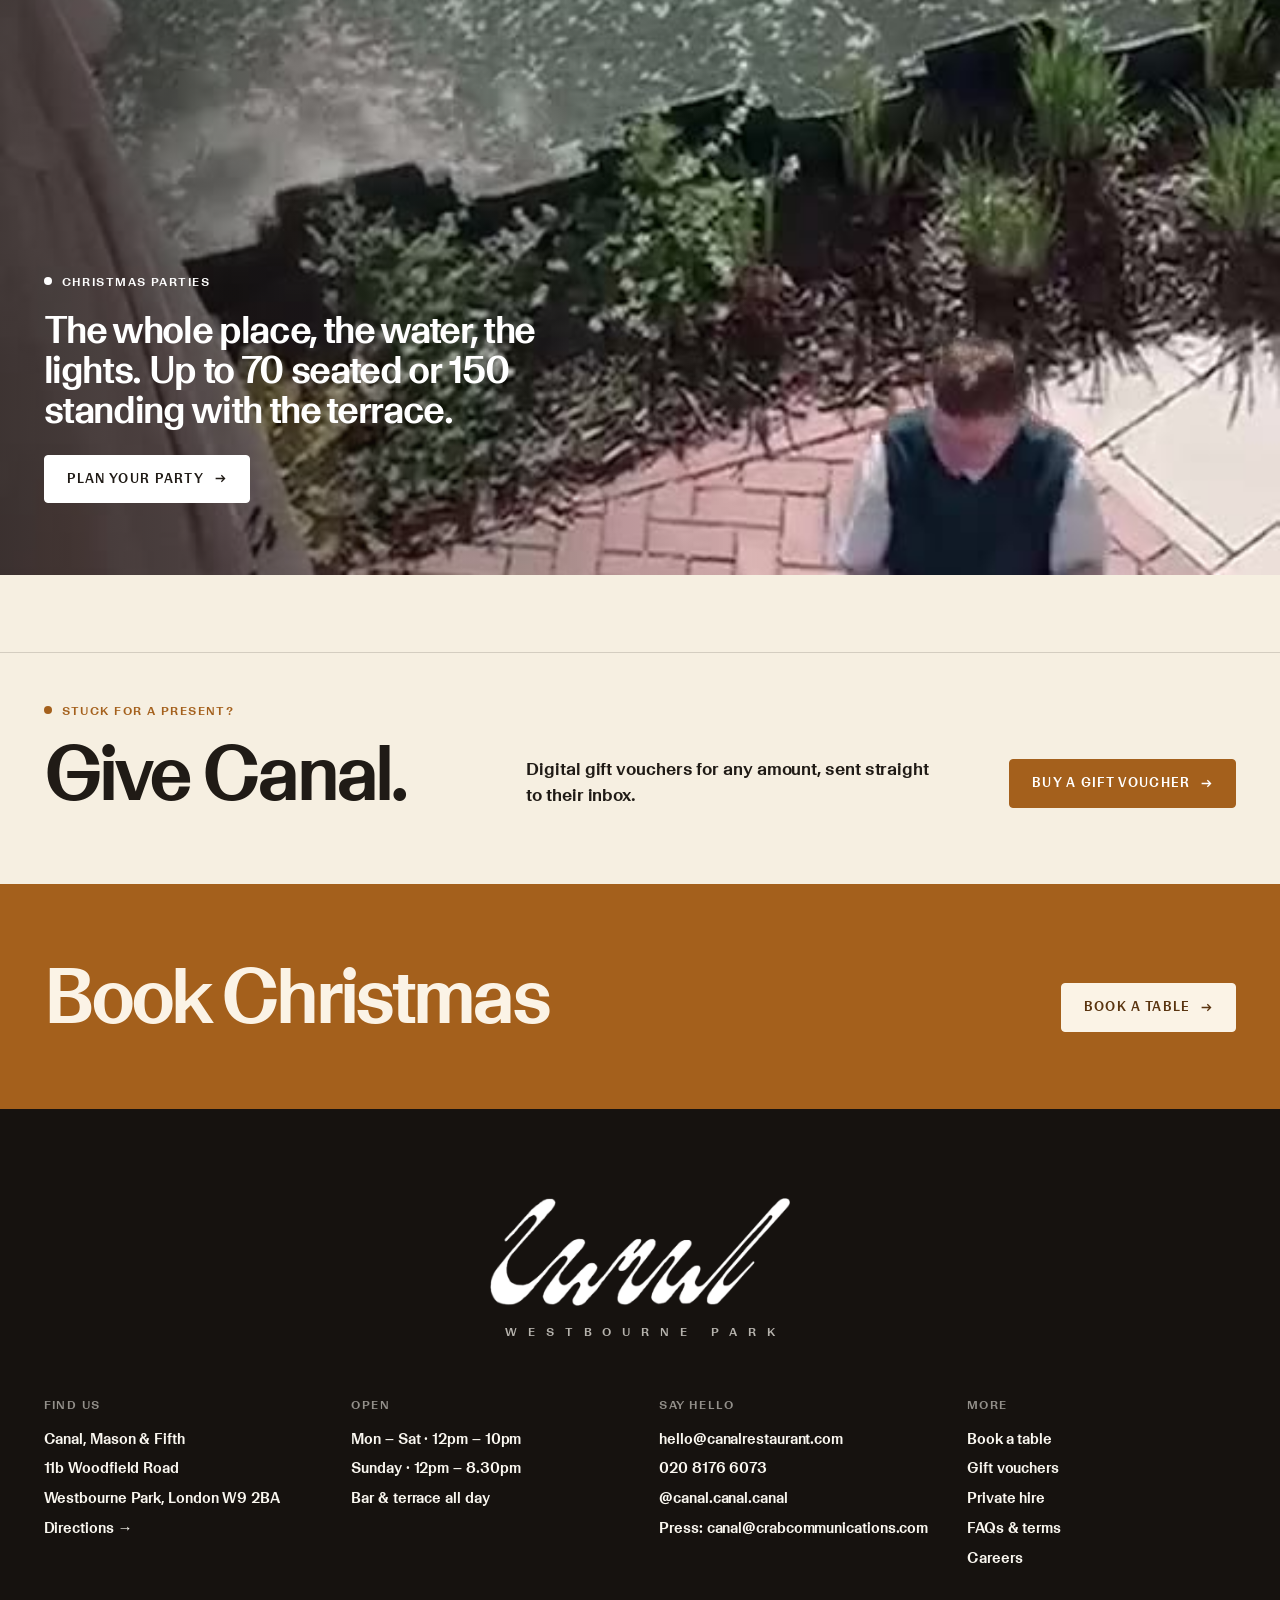
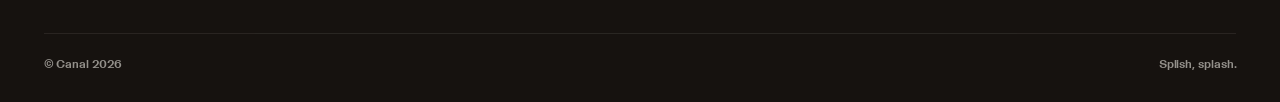
<file: festive.html>
<!DOCTYPE html>
<html lang="en-GB">
<head>
<meta charset="utf-8">
<meta name="viewport" content="width=device-width, initial-scale=1">
<title>Christmas at Canal | Christmas Day Lunch & Festive Menu, Westbourne Park</title>
<meta name="description" content="Christmas Day lunch (£100) and a £68 festive sharing menu at Canal on the Grand Union Canal. Christmas parties for up to 150 with the terrace.">
<link rel="canonical" href="https://www.canalrestaurant.com/festive">
<meta property="og:type" content="website"><meta property="og:title" content="Christmas at Canal | Christmas Day Lunch & Festive Menu, Westbourne Park">
<meta property="og:description" content="Christmas Day lunch (£100) and a £68 festive sharing menu at Canal on the Grand Union Canal. Christmas parties for up to 150 with the terrace."><meta property="og:image" content="https://www.canalrestaurant.com/img/og.jpg">
<meta name="twitter:card" content="summary_large_image">
<meta name="theme-color" content="#F8B830">
<link rel="icon" href="img/logo-caramel.png">
<link rel="preload" href="fonts/GeigyLLSub-Medium.woff" as="font" type="font/woff" crossorigin>
<link rel="stylesheet" href="css/style.css?v=36">
<script type="application/ld+json">
{"@context":"https://schema.org","@type":"Restaurant","name":"Canal","url":"https://www.canalrestaurant.com/",
"telephone":"+442081766073","email":"hello@canalrestaurant.com","servesCuisine":"Modern European","priceRange":"££",
"address":{"@type":"PostalAddress","streetAddress":"11b Woodfield Road","addressLocality":"London","postalCode":"W9 2BA","addressCountry":"GB"},
"openingHoursSpecification":[{"@type":"OpeningHoursSpecification","dayOfWeek":["Monday","Tuesday","Wednesday","Thursday","Friday","Saturday"],"opens":"12:00","closes":"22:00"},
{"@type":"OpeningHoursSpecification","dayOfWeek":"Sunday","opens":"12:00","closes":"20:30"}],
"acceptsReservations":"https://www.sevenrooms.com/explore/canalrestaurant/reservations/create/search/","sameAs":["https://www.instagram.com/canal.canal.canal/"]}
</script>
</head>
<body>
<header class="header">
  <nav class="nav" aria-label="Main"><a href="index.html">Home</a><a href="menus.html">Menus</a><a href="festive.html" aria-current=page>Christmas</a><a href="groups.html">Groups & events</a><a href="find-us.html">Find us</a></nav>
  <button class="burger" aria-label="Open menu" aria-expanded="false"><span></span><span></span><span></span></button>
  <a class="logo" href="index.html" aria-label="Canal — home"></a>
  <div class="header-right">
    <a class="small" href="https://canalrestaurant.giftpro.co.uk/" target="_blank" rel="noopener">Gift vouchers</a>
    <a class="btn" href="https://www.sevenrooms.com/explore/canalrestaurant/reservations/create/search/" target="_blank" rel="noopener">Book</a>
  </div>
</header>
<div class="menu">
  <a class="big" href="index.html">Home</a><a class="big" href="menus.html">Menus</a><a class="big" href="festive.html">Christmas</a><a class="big" href="groups.html">Groups & events</a><a class="big" href="find-us.html">Find us</a><a class="big" href="faq.html">FAQs</a>
  <div class="menu-foot">
    <a class="btn" href="https://www.sevenrooms.com/explore/canalrestaurant/reservations/create/search/" target="_blank" rel="noopener" style="align-self:flex-start">Book a table</a>
    <a href="https://canalrestaurant.giftpro.co.uk/" target="_blank" rel="noopener">Gift vouchers</a>
    <span>11b Woodfield Road, W9 2BA · 020 8176 6073</span>
  </div>
</div>

<section class="xmas-open">
  <div class="xo-vid"><video autoplay muted loop playsinline poster="video/xmas-edit-poster.jpg" aria-label="Christmas Day at Canal"><source src="video/xmas-edit.mp4" type="video/mp4"></video></div>
  <div class="xo-txt">
    <span class="tag" data-countdown>Christmas 2026</span>
    <h1>The best seat for Christmas is by the water.</h1>
    <p class="lead">Long lunches, roast duck for the table, and the whole place lit up for parties. A place to gather, a place to indulge.</p>
    <div class="btns"><a class="btn" href="https://www.sevenrooms.com/explore/canalrestaurant/reservations/create/search/" target="_blank" rel="noopener">Book Christmas <svg viewBox="0 0 16 16" fill="none" stroke="currentColor" stroke-width="1.6"><path d="M2 8h11M9 4l4 4-4 4"/></svg></a><a class="btn line" href="#choices">See the options</a></div>
  </div>
</section>

<section class="sec" id="choices">
  <div class="wrap">
    <div class="kicker rv"><h2>Three ways to do it</h2><p>Book up to 30 online. Bigger than that, talk to us.</p></div>
    <div class="xcards swipe">
      <div class="xcard rv">
      <div class="xc-media"><img src="img/festive2.jpg" alt="Curried monkfish pie, short rib, fries and winter leaves" loading="lazy"><div class="xc-over"><span class="big-num">£68pp</span><h3>Festive sharing menu</h3></div></div>
      <p>Short rib or monkfish pie for the table, brown butter cake to finish. Lunch and dinner through December.</p>
      <div class="btns"><a class="btn" href="https://www.sevenrooms.com/explore/canalrestaurant/reservations/create/search/" target="_blank" rel="noopener">Book</a></div>
      <details class="see"><summary>See the menu</summary><div class="dishes one"><div><h4>For the table</h4><ul><li>Bread, brown butter</li><li>Todolí citrus &amp; radicchio salad</li><li>Shellfish cocktail</li><li>Hand-dived scallop, ’nduja butter, sea aster <small>+£15 each</small></li></ul>
<h4>One main for the table</h4><ul><li>Braised short rib, celeriac, roasted carrot, horseradish</li><li>Curried monkfish pie</li><li>Delica pumpkin risotto, chestnut &amp; Cashel Blue <small>v</small></li></ul>
<h4>Sides &amp; dessert</h4><ul><li>Fries · winter leaf salad</li><li>Brown butter cake, spiced poached pear, crème fraîche</li></ul></div></div></details>
    </div>
      <div class="xcard rv">
      <div class="xc-media"><img src="img/xmas-7.jpg" alt="Roast duck carved at the Christmas table" loading="lazy"><div class="xc-over"><span class="big-num">£100pp</span><h3>Christmas Day</h3></div></div>
      <p>Champagne to start, plates to pass, roast duck in the middle. Nobody cooks, nobody washes up.</p>
      <div class="btns"><a class="btn" href="https://www.sevenrooms.com/explore/canalrestaurant/reservations/create/search/" target="_blank" rel="noopener">Book the 25th</a><a class="btn line" href="https://cdn.prod.website-files.com/67e6bf22004be258360f5e1b/6adb2ad1e17b9f611a338a5b_Canal-Christmas-Day-Vegetarian-Menu-2026.pdf" target="_blank" rel="noopener">Vegetarian</a></div>
      <details class="see"><summary>See the menu</summary><div class="dishes one"><div><h4>To start</h4><ul><li>Forget de Brimont, Brut Terroir, Champagne</li><li>Soda bread &amp; brown butter</li><li>Smoked trout, crème fraîche, pickled fennel</li><li>Coombeshead Farm ham</li><li>Montgomery cheddar dumplings, Tunworth custard</li><li>Burrata, Todolí citrus, hazelnut, balsamic</li><li>Crudo, clementine, fennel</li></ul>
<h4>For the table</h4><ul><li>Roast duck, creamed Brussels sprouts, quince</li><li>Fried potato, duck fat, confit garlic</li><li>Steamed carrots, chervil butter</li></ul>
<h4>Dessert</h4><ul><li>Brown butter cake, spiced pear, crème fraîche</li></ul></div></div></details>
    </div>
      <div class="xcard rv">
      <div class="xc-media"><img src="img/bar.jpg" alt="The bar and dining room at Canal" loading="lazy"><div class="xc-over"><span class="big-num">Up to 150 guests</span><h3>Parties</h3></div></div>
      <p>Seated or standing, the whole place and the terrace, all lit up.</p>
      <div class="btns"><a class="btn" href="https://hamrestaurants.tripleseat.com/party_request/43999" target="_blank" rel="noopener">Enquire</a><a class="btn line" href="https://cdn.prod.website-files.com/67e6bf22004be258360f5e1b/6ad898a9bf59357c47fdd13f_Canal-Xmas-Event-Brochure.pdf" target="_blank" rel="noopener">Brochure</a></div>
      <details class="see"><summary>See the menu</summary><div class="dishes one"><div><h4>Sizes</h4><ul><li>Book online · up to 30</li><li>Seated · 50 – 70</li><li>Standing · up to 100</li><li>Standing, with the terrace · up to 150</li></ul>
<h4>Food</h4><ul><li>Seated parties: the festive sharing menu</li><li>Standing parties: bites and bowls</li></ul></div></div></details>
    </div>
    </div>
  </div>
</section>

<section class="sec xstory">
  <div class="wrap">
    <div class="kicker rv"><h2>Christmas Day at Canal</h2><p>How the day goes.</p></div>

    <div class="xs-row rv">
      <div class="xs-txt"><span class="xs-n">Arrive</span><p class="xs-big">Come in off the towpath, and everything arrives at once.</p><p class="xs-small">A glass of Forget de Brimont Champagne, then soda bread and brown butter, smoked trout, Coombeshead Farm ham, Montgomery cheddar dumplings with Tunworth custard, and burrata with Todolí citrus. All for sharing.</p></div>
      <div class="xs-media"><div class="vid "><video data-inview autoplay muted loop playsinline preload="metadata" poster="video/xmas-cheers-top.jpg" aria-label="Glasses raised over Christmas lunch"><source src="video/xmas-cheers-top.mp4" type="video/mp4"></video></div></div>
    </div>

    <div class="xs-row flip rv">
      <div class="xs-txt"><span class="xs-n">Stay a while</span><p class="xs-big">Roast duck at the table, then one more glass.</p><p class="xs-small">Duck with creamed sprouts and quince, potatoes fried in duck fat, brown butter cake to finish. There’s a full vegetarian menu too. Nobody cooks, nobody washes up.</p>
        <div class="btns" style="margin-top:22px"><a class="btn" href="https://www.sevenrooms.com/explore/canalrestaurant/reservations/create/search/" target="_blank" rel="noopener">Book Christmas Day <svg viewBox="0 0 16 16" fill="none" stroke="currentColor" stroke-width="1.6"><path d="M2 8h11M9 4l4 4-4 4"/></svg></a></div></div>
      <div class="xs-media"><div class="vid gravy"><video data-inview autoplay muted loop playsinline preload="metadata" poster="video/xmas-gravy.jpg" aria-label="Gravy poured over roast duck, then red wine on the table"><source src="video/xmas-gravy.mp4" type="video/mp4"></video></div></div>
    </div>
  </div>
</section>

<section class="xmas-wide">
  <div class="vid"><video data-inview autoplay muted loop playsinline preload="metadata" poster="video/v-terrace-plates.jpg" aria-label="Plates arriving at a terrace table by the canal"><source src="video/v-terrace-plates.mp4" type="video/mp4"></video></div>
  <div class="xw-txt"><span class="tag">Christmas parties</span><p>The whole place, the water, the lights. Up to 70 seated or 150 standing with the terrace.</p><a class="btn white" href="https://hamrestaurants.tripleseat.com/party_request/43999" target="_blank" rel="noopener">Plan your party <svg viewBox="0 0 16 16" fill="none" stroke="currentColor" stroke-width="1.6"><path d="M2 8h11M9 4l4 4-4 4"/></svg></a></div>
</section>

<section class="sec s">
  <div class="wrap give rv">
    <div><span class="tag" style="color:var(--caramel)">Stuck for a present?</span><h2>Give Canal.</h2></div>
    <p class="lead">Digital gift vouchers for any amount, sent straight to their inbox.</p>
    <div class="btns"><a class="btn" href="https://canalrestaurant.giftpro.co.uk/" target="_blank" rel="noopener">Buy a gift voucher <svg viewBox="0 0 16 16" fill="none" stroke="currentColor" stroke-width="1.6"><path d="M2 8h11M9 4l4 4-4 4"/></svg></a></div>
  </div>
</section>
<section class="sec s booked-band">
  <div class="wrap booked" style="margin-bottom:0"><h2 class="rv">Book Christmas</h2><div class="btns rv"><a class="btn" href="https://www.sevenrooms.com/explore/canalrestaurant/reservations/create/search/" target="_blank" rel="noopener">Book a table <svg viewBox="0 0 16 16" fill="none" stroke="currentColor" stroke-width="1.6"><path d="M2 8h11M9 4l4 4-4 4"/></svg></a></div></div>
</section>
<footer class="footer">
  <div class="wrap">
    <img class="big-logo" src="img/logo-white.png" alt="Canal">
    <span class="spaced">Westbourne Park</span>
    <div class="fgrid">
      <div><h4>Find us</h4><ul><li>Canal, Mason &amp; Fifth</li><li>11b Woodfield Road</li><li>Westbourne Park, London W9 2BA</li><li><a href="https://maps.google.com/?q=Canal+Restaurant+11b+Woodfield+Road+London+W9+2BA" target="_blank" rel="noopener">Directions →</a></li></ul></div>
      <div><h4>Open</h4><ul><li>Mon – Sat · 12pm – 10pm</li><li>Sunday · 12pm – 8.30pm</li><li>Bar &amp; terrace all day</li></ul></div>
      <div><h4>Say hello</h4><ul><li><a href="mailto:hello@canalrestaurant.com">hello@canalrestaurant.com</a></li><li><a href="tel:+442081766073">020 8176 6073</a></li><li><a href="https://www.instagram.com/canal.canal.canal/" target="_blank" rel="noopener">@canal.canal.canal</a></li><li>Press: <a href="mailto:canal@crabcommunications.com">canal@crabcommunications.com</a></li></ul></div>
      <div><h4>More</h4><ul><li><a href="https://www.sevenrooms.com/explore/canalrestaurant/reservations/create/search/" target="_blank" rel="noopener">Book a table</a></li><li><a href="https://canalrestaurant.giftpro.co.uk/" target="_blank" rel="noopener">Gift vouchers</a></li><li><a href="groups.html">Private hire</a></li><li><a href="faq.html">FAQs &amp; terms</a></li><li><a href="mailto:careers@canalrestaurant.com">Careers</a></li></ul></div>
    </div>
    <div class="fbottom"><span>© Canal 2026</span><span>Splish, splash.</span></div>
  </div>
</footer>
<script src="js/config.js?v=7"></script>
<script src="js/site.js?v=9"></script>
<script src="js/live.js?v=7"></script>
<script src="js/ripple.js?v=7"></script>
<script src="js/menus.js?v=7"></script>
</body>
</html>
</file>
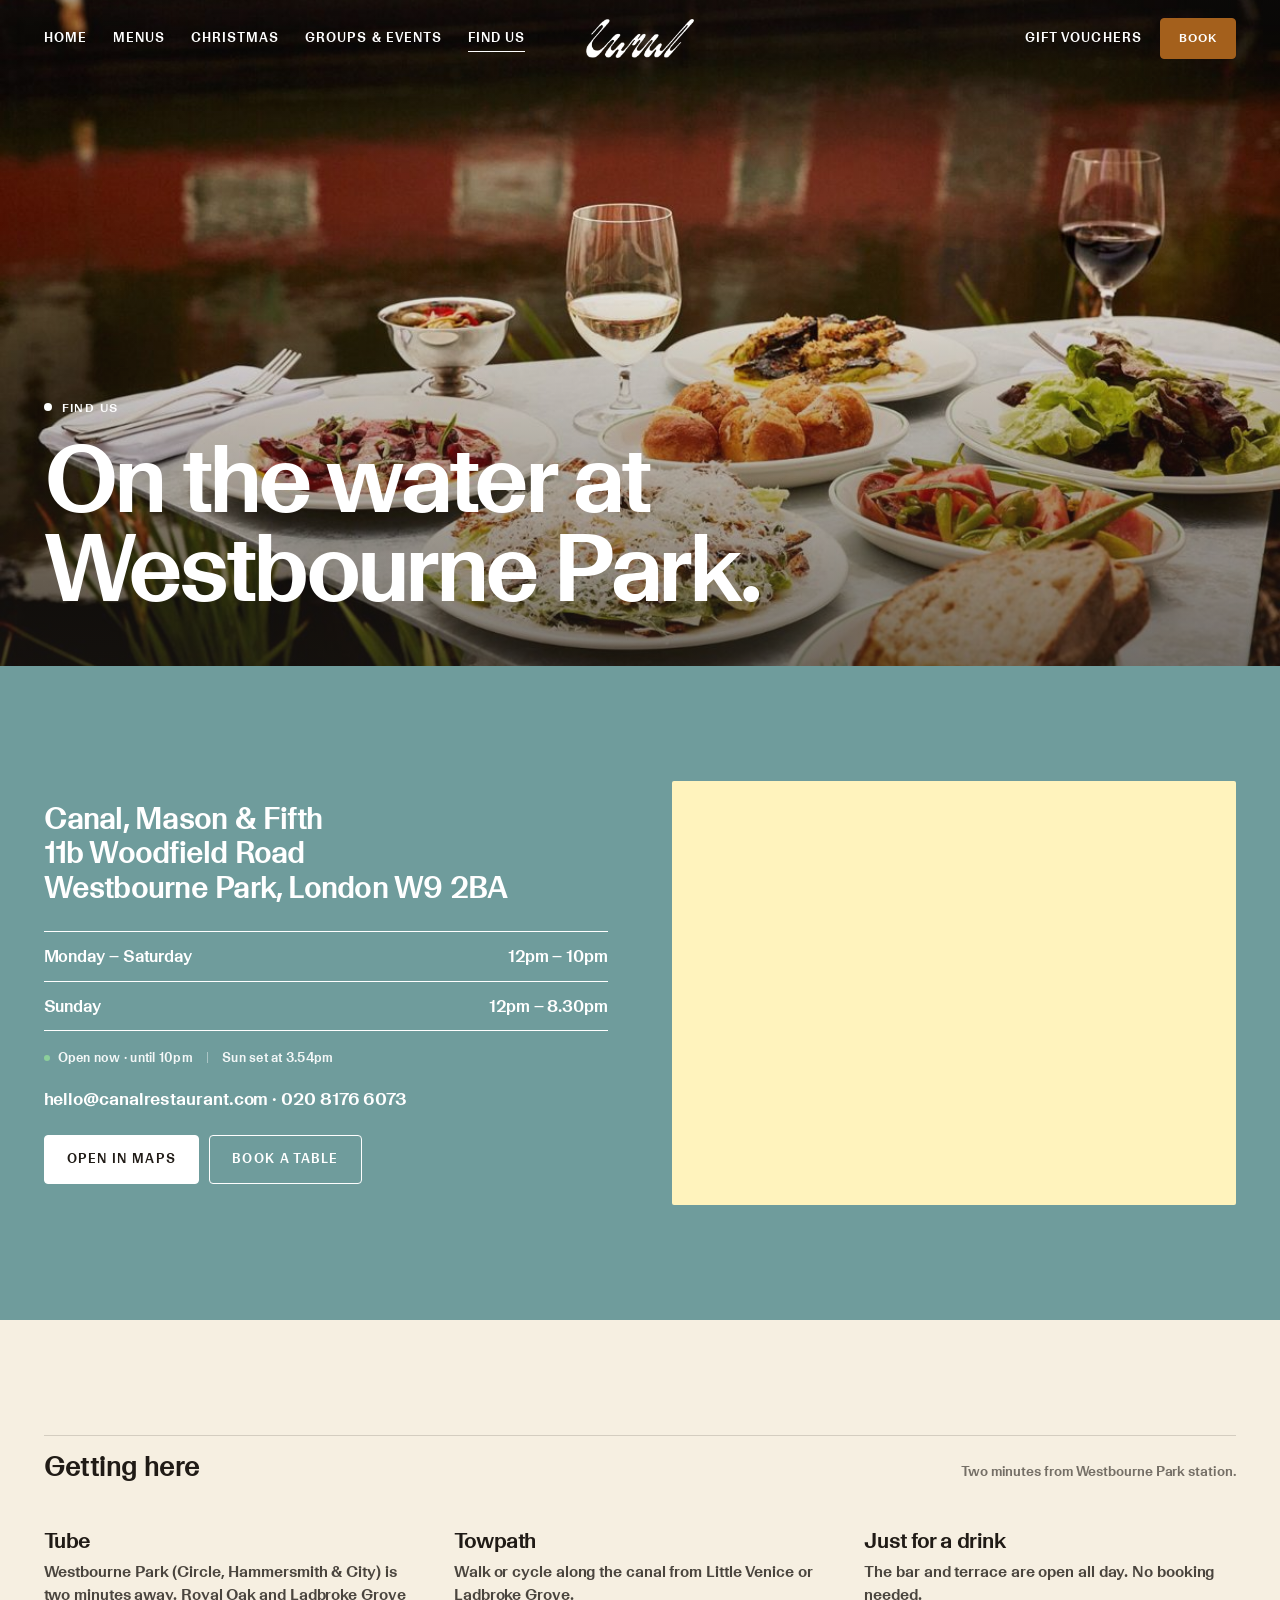
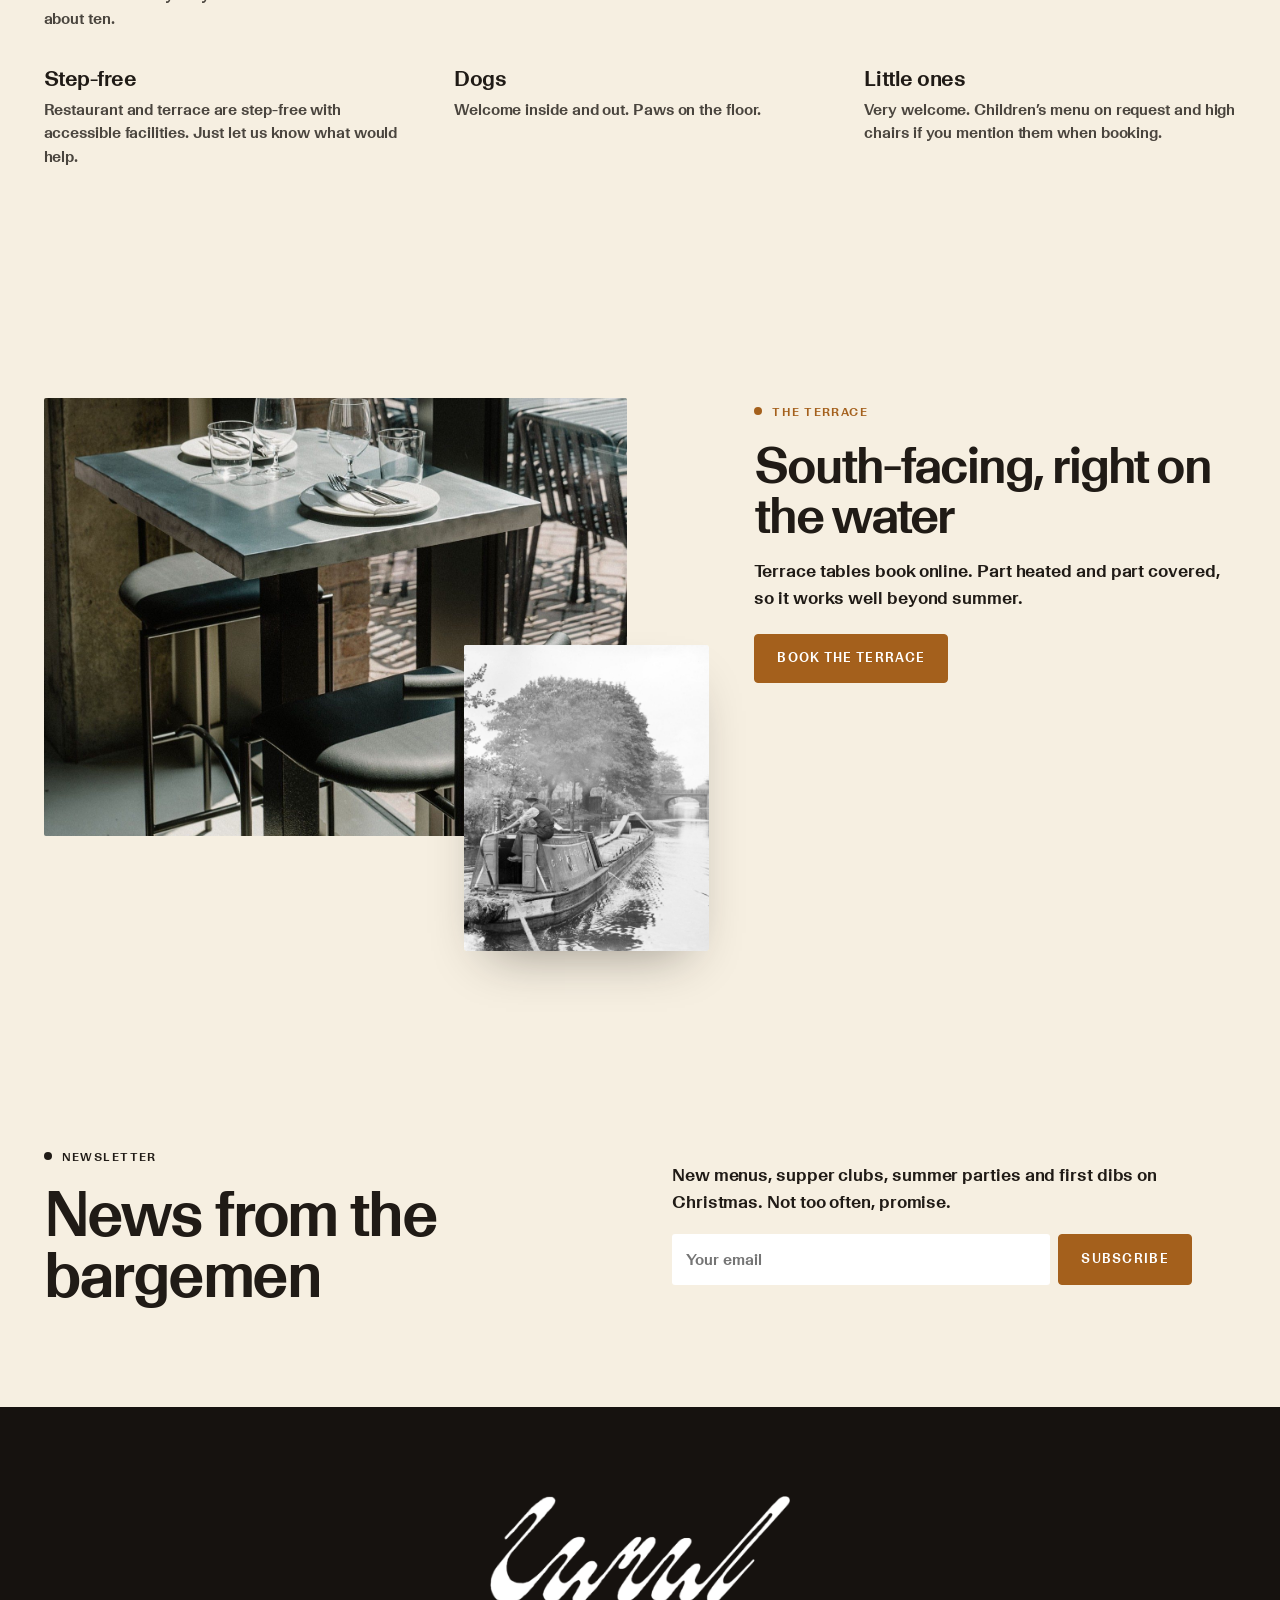
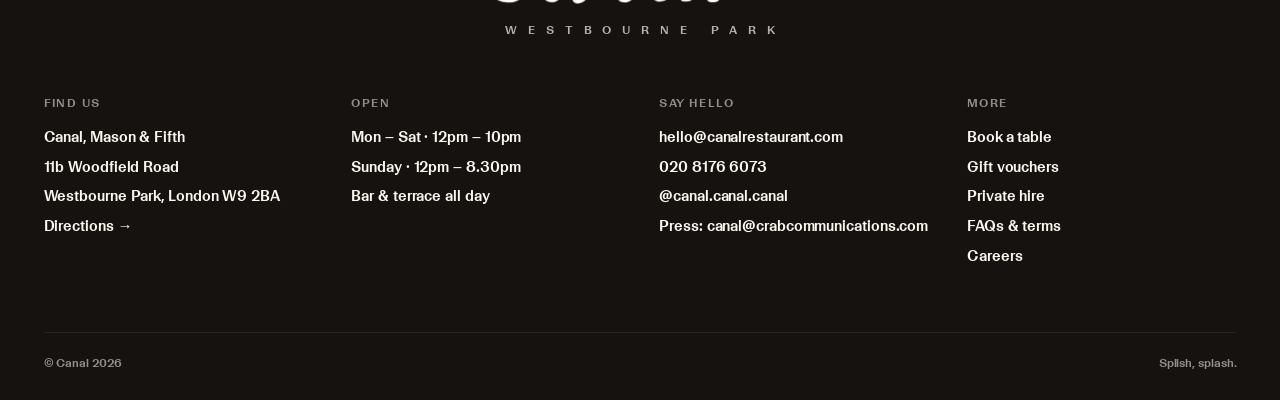
<file: find-us.html>
<!DOCTYPE html>
<html lang="en-GB">
<head>
<meta charset="utf-8">
<meta name="viewport" content="width=device-width, initial-scale=1">
<title>Find Us | Canal, 11b Woodfield Road, Westbourne Park W9</title>
<meta name="description" content="Canal is at Mason & Fifth, 11b Woodfield Road, London W9 2BA, on the Grand Union Canal — two minutes from Westbourne Park station. Opening hours and directions.">
<link rel="canonical" href="https://www.canalrestaurant.com/find-us">
<meta property="og:type" content="website"><meta property="og:title" content="Find Us | Canal, 11b Woodfield Road, Westbourne Park W9">
<meta property="og:description" content="Canal is at Mason & Fifth, 11b Woodfield Road, London W9 2BA, on the Grand Union Canal — two minutes from Westbourne Park station. Opening hours and directions."><meta property="og:image" content="https://www.canalrestaurant.com/img/og.jpg">
<meta name="twitter:card" content="summary_large_image">
<meta name="theme-color" content="#F8B830">
<link rel="icon" href="img/logo-caramel.png">
<link rel="preload" href="fonts/GeigyLLSub-Medium.woff" as="font" type="font/woff" crossorigin>
<link rel="stylesheet" href="css/style.css?v=36">
<script type="application/ld+json">
{"@context":"https://schema.org","@type":"Restaurant","name":"Canal","url":"https://www.canalrestaurant.com/",
"telephone":"+442081766073","email":"hello@canalrestaurant.com","servesCuisine":"Modern European","priceRange":"££",
"address":{"@type":"PostalAddress","streetAddress":"11b Woodfield Road","addressLocality":"London","postalCode":"W9 2BA","addressCountry":"GB"},
"openingHoursSpecification":[{"@type":"OpeningHoursSpecification","dayOfWeek":["Monday","Tuesday","Wednesday","Thursday","Friday","Saturday"],"opens":"12:00","closes":"22:00"},
{"@type":"OpeningHoursSpecification","dayOfWeek":"Sunday","opens":"12:00","closes":"20:30"}],
"acceptsReservations":"https://www.sevenrooms.com/explore/canalrestaurant/reservations/create/search/","sameAs":["https://www.instagram.com/canal.canal.canal/"]}
</script>
</head>
<body>
<header class="header">
  <nav class="nav" aria-label="Main"><a href="index.html">Home</a><a href="menus.html">Menus</a><a href="festive.html">Christmas</a><a href="groups.html">Groups & events</a><a href="find-us.html" aria-current=page>Find us</a></nav>
  <button class="burger" aria-label="Open menu" aria-expanded="false"><span></span><span></span><span></span></button>
  <a class="logo" href="index.html" aria-label="Canal — home"></a>
  <div class="header-right">
    <a class="small" href="https://canalrestaurant.giftpro.co.uk/" target="_blank" rel="noopener">Gift vouchers</a>
    <a class="btn" href="https://www.sevenrooms.com/explore/canalrestaurant/reservations/create/search/" target="_blank" rel="noopener">Book</a>
  </div>
</header>
<div class="menu">
  <a class="big" href="index.html">Home</a><a class="big" href="menus.html">Menus</a><a class="big" href="festive.html">Christmas</a><a class="big" href="groups.html">Groups & events</a><a class="big" href="find-us.html">Find us</a><a class="big" href="faq.html">FAQs</a>
  <div class="menu-foot">
    <a class="btn" href="https://www.sevenrooms.com/explore/canalrestaurant/reservations/create/search/" target="_blank" rel="noopener" style="align-self:flex-start">Book a table</a>
    <a href="https://canalrestaurant.giftpro.co.uk/" target="_blank" rel="noopener">Gift vouchers</a>
    <span>11b Woodfield Road, W9 2BA · 020 8176 6073</span>
  </div>
</div>
<section class="phero">
  <div class="media"><img src="img/og.jpg" alt="A table on the terrace beside the canal"></div>
  <div class="in"><span class="tag">Find us</span><h1>On the water at Westbourne Park.</h1></div>
</section>

<section class="sec water">
  <div class="wrap grid2">
    <div class="rv">
      <p class="addr">Canal, Mason &amp; Fifth<br>11b Woodfield Road<br>Westbourne Park, London W9 2BA</p>
      <ul class="hours"><li><span>Monday – Saturday</span><span>12pm – 10pm</span></li><li><span>Sunday</span><span>12pm – 8.30pm</span></li></ul>
      <div class="live on-light" data-live style="margin-top:18px"></div>
      <p class="body" style="margin-top:18px">hello@canalrestaurant.com · 020 8176 6073</p>
      <div class="btns" style="margin-top:22px"><a class="btn white" href="https://maps.google.com/?q=Canal+Restaurant+11b+Woodfield+Road+London+W9+2BA" target="_blank" rel="noopener">Open in Maps</a><a class="btn line" href="https://www.sevenrooms.com/explore/canalrestaurant/reservations/create/search/" target="_blank" rel="noopener">Book a table</a></div>
    </div>
    <div class="map rv"><iframe title="Map of Canal, 11b Woodfield Road, W9 2BA" loading="lazy" src="https://www.google.com/maps?q=11b+Woodfield+Road,+London+W9+2BA&output=embed"></iframe></div>
  </div>
</section>

<section class="sec">
  <div class="wrap">
    <div class="kicker rv"><h2>Getting here</h2><p>Two minutes from Westbourne Park station.</p></div>
    <div class="info rv">
      <div><h3>Tube</h3><p>Westbourne Park (Circle, Hammersmith &amp; City) is two minutes away. Royal Oak and Ladbroke Grove about ten.</p></div>
      <div><h3>Towpath</h3><p>Walk or cycle along the canal from Little Venice or Ladbroke Grove.</p></div>
      <div><h3>Just for a drink</h3><p>The bar and terrace are open all day. No booking needed.</p></div>
      <div><h3>Step-free</h3><p>Restaurant and terrace are step-free with accessible facilities. Just let us know what would help.</p></div>
      <div><h3>Dogs</h3><p>Welcome inside and out. Paws on the floor.</p></div>
      <div><h3>Little ones</h3><p>Very welcome. Children’s menu on request and high chairs if you mention them when booking.</p></div>
    </div>
  </div>
</section>

<section class="sec">
  <div class="wrap feat flip">
    <div class="txt rv">
      <span class="tag" style="color:var(--caramel)">The terrace</span>
      <h2>South-facing, right on the water</h2>
      <p class="lead">Terrace tables book online. Part heated and part covered, so it works well beyond summer.</p>
      <div class="btns"><a class="btn" href="https://www.sevenrooms.com/explore/canalrestaurant/reservations/create/search/" target="_blank" rel="noopener">Book the terrace</a></div>
    </div>
    <div class="media rv">
      <div class="ph big land"><img src="img/window-table.jpg" alt="A table by the window onto the terrace" loading="lazy"></div>
      <figure class="small arch"><div class="ph"><img src="img/archive-narrowboat.jpg" alt="Archive photograph of a narrowboat on the canal" loading="lazy"></div></figure>
    </div>
  </div>
</section>
<section class="sec s ">
  <div class="wrap grid2">
    <div class="rv"><span class="tag">Newsletter</span><h2 class="h2">News from the bargemen</h2></div>
    <div class="rv">
      <p class="body" style="margin-bottom:18px">New menus, supper clubs, summer parties and first dibs on Christmas. Not too often, promise.</p>
      <form class="signup"><label class="sr" for="em">Email</label><input id="em" type="email" placeholder="Your email" required><button class="btn" type="submit">Subscribe</button></form>
      <p class="msg" aria-live="polite"></p>
    </div>
  </div>
</section>
<footer class="footer">
  <div class="wrap">
    <img class="big-logo" src="img/logo-white.png" alt="Canal">
    <span class="spaced">Westbourne Park</span>
    <div class="fgrid">
      <div><h4>Find us</h4><ul><li>Canal, Mason &amp; Fifth</li><li>11b Woodfield Road</li><li>Westbourne Park, London W9 2BA</li><li><a href="https://maps.google.com/?q=Canal+Restaurant+11b+Woodfield+Road+London+W9+2BA" target="_blank" rel="noopener">Directions →</a></li></ul></div>
      <div><h4>Open</h4><ul><li>Mon – Sat · 12pm – 10pm</li><li>Sunday · 12pm – 8.30pm</li><li>Bar &amp; terrace all day</li></ul></div>
      <div><h4>Say hello</h4><ul><li><a href="mailto:hello@canalrestaurant.com">hello@canalrestaurant.com</a></li><li><a href="tel:+442081766073">020 8176 6073</a></li><li><a href="https://www.instagram.com/canal.canal.canal/" target="_blank" rel="noopener">@canal.canal.canal</a></li><li>Press: <a href="mailto:canal@crabcommunications.com">canal@crabcommunications.com</a></li></ul></div>
      <div><h4>More</h4><ul><li><a href="https://www.sevenrooms.com/explore/canalrestaurant/reservations/create/search/" target="_blank" rel="noopener">Book a table</a></li><li><a href="https://canalrestaurant.giftpro.co.uk/" target="_blank" rel="noopener">Gift vouchers</a></li><li><a href="groups.html">Private hire</a></li><li><a href="faq.html">FAQs &amp; terms</a></li><li><a href="mailto:careers@canalrestaurant.com">Careers</a></li></ul></div>
    </div>
    <div class="fbottom"><span>© Canal 2026</span><span>Splish, splash.</span></div>
  </div>
</footer>
<script src="js/config.js?v=7"></script>
<script src="js/site.js?v=9"></script>
<script src="js/live.js?v=7"></script>
<script src="js/ripple.js?v=7"></script>
<script src="js/menus.js?v=7"></script>
</body>
</html>
</file>
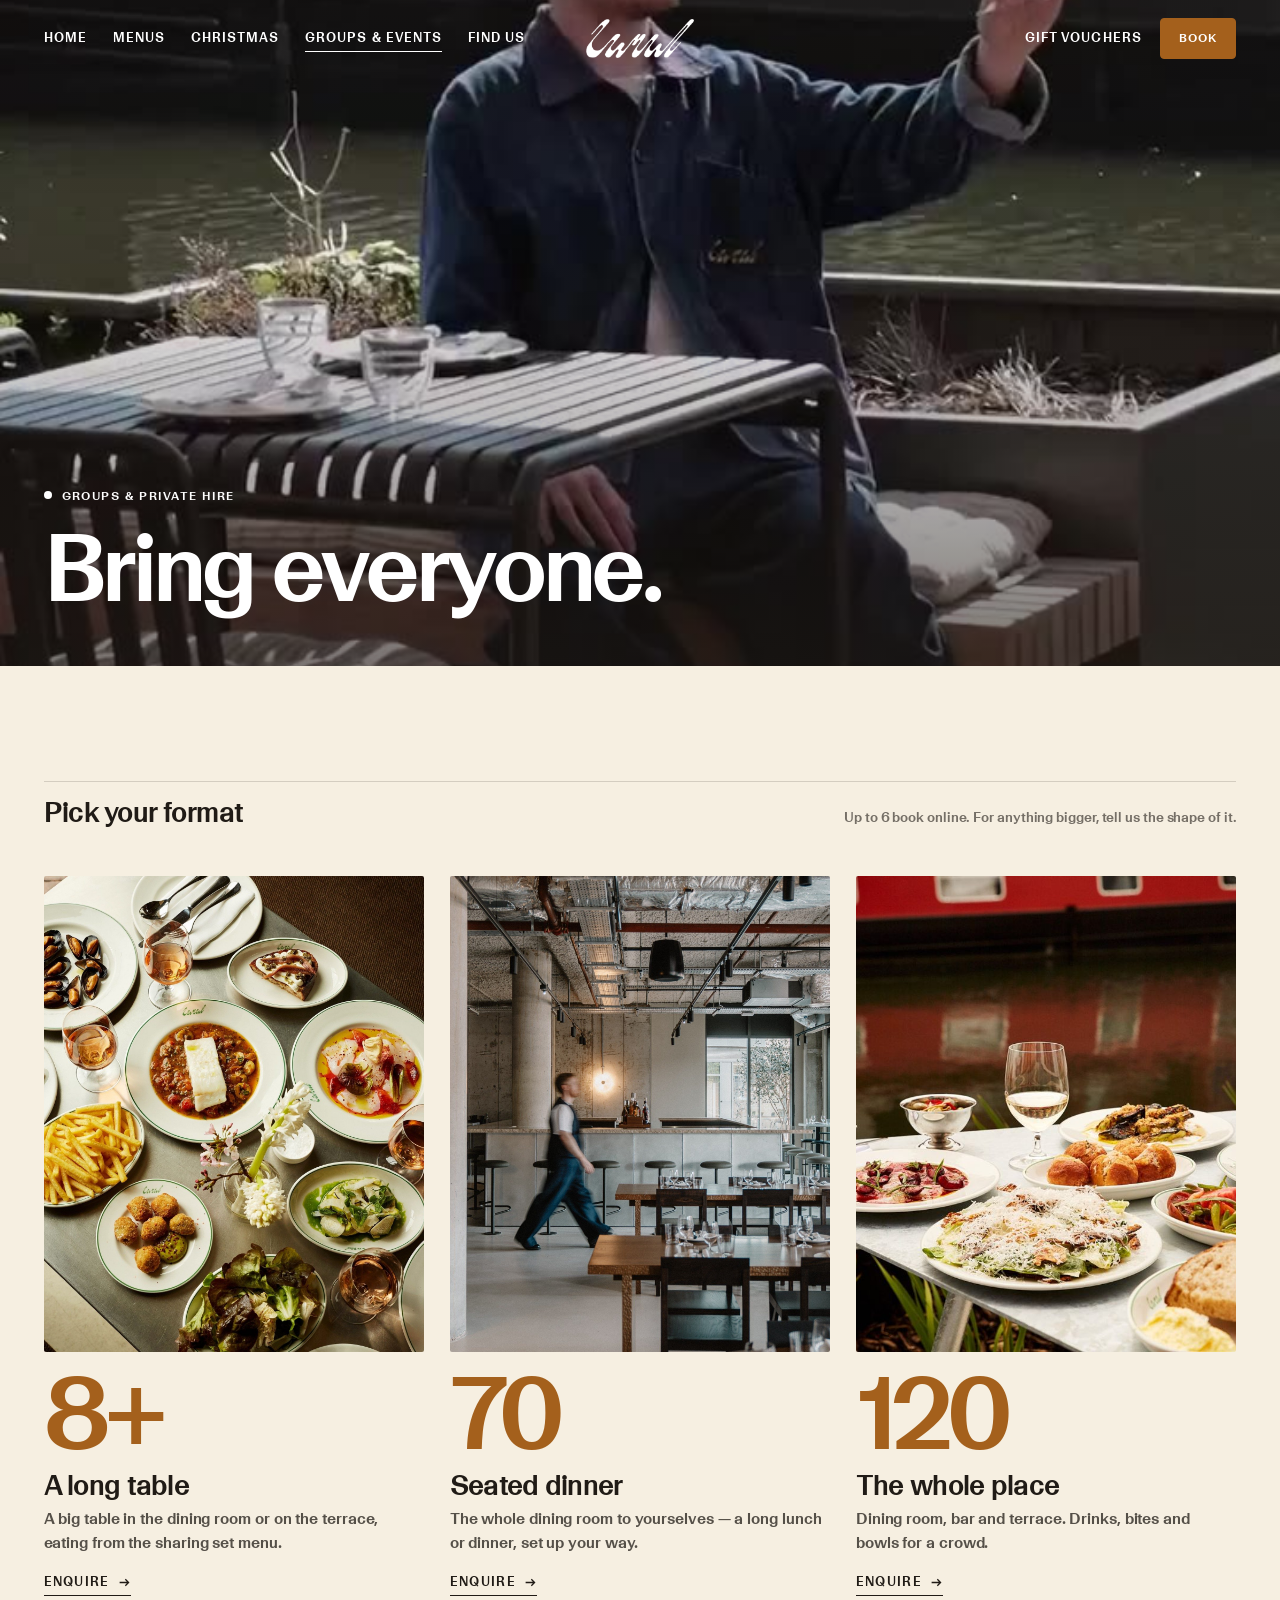
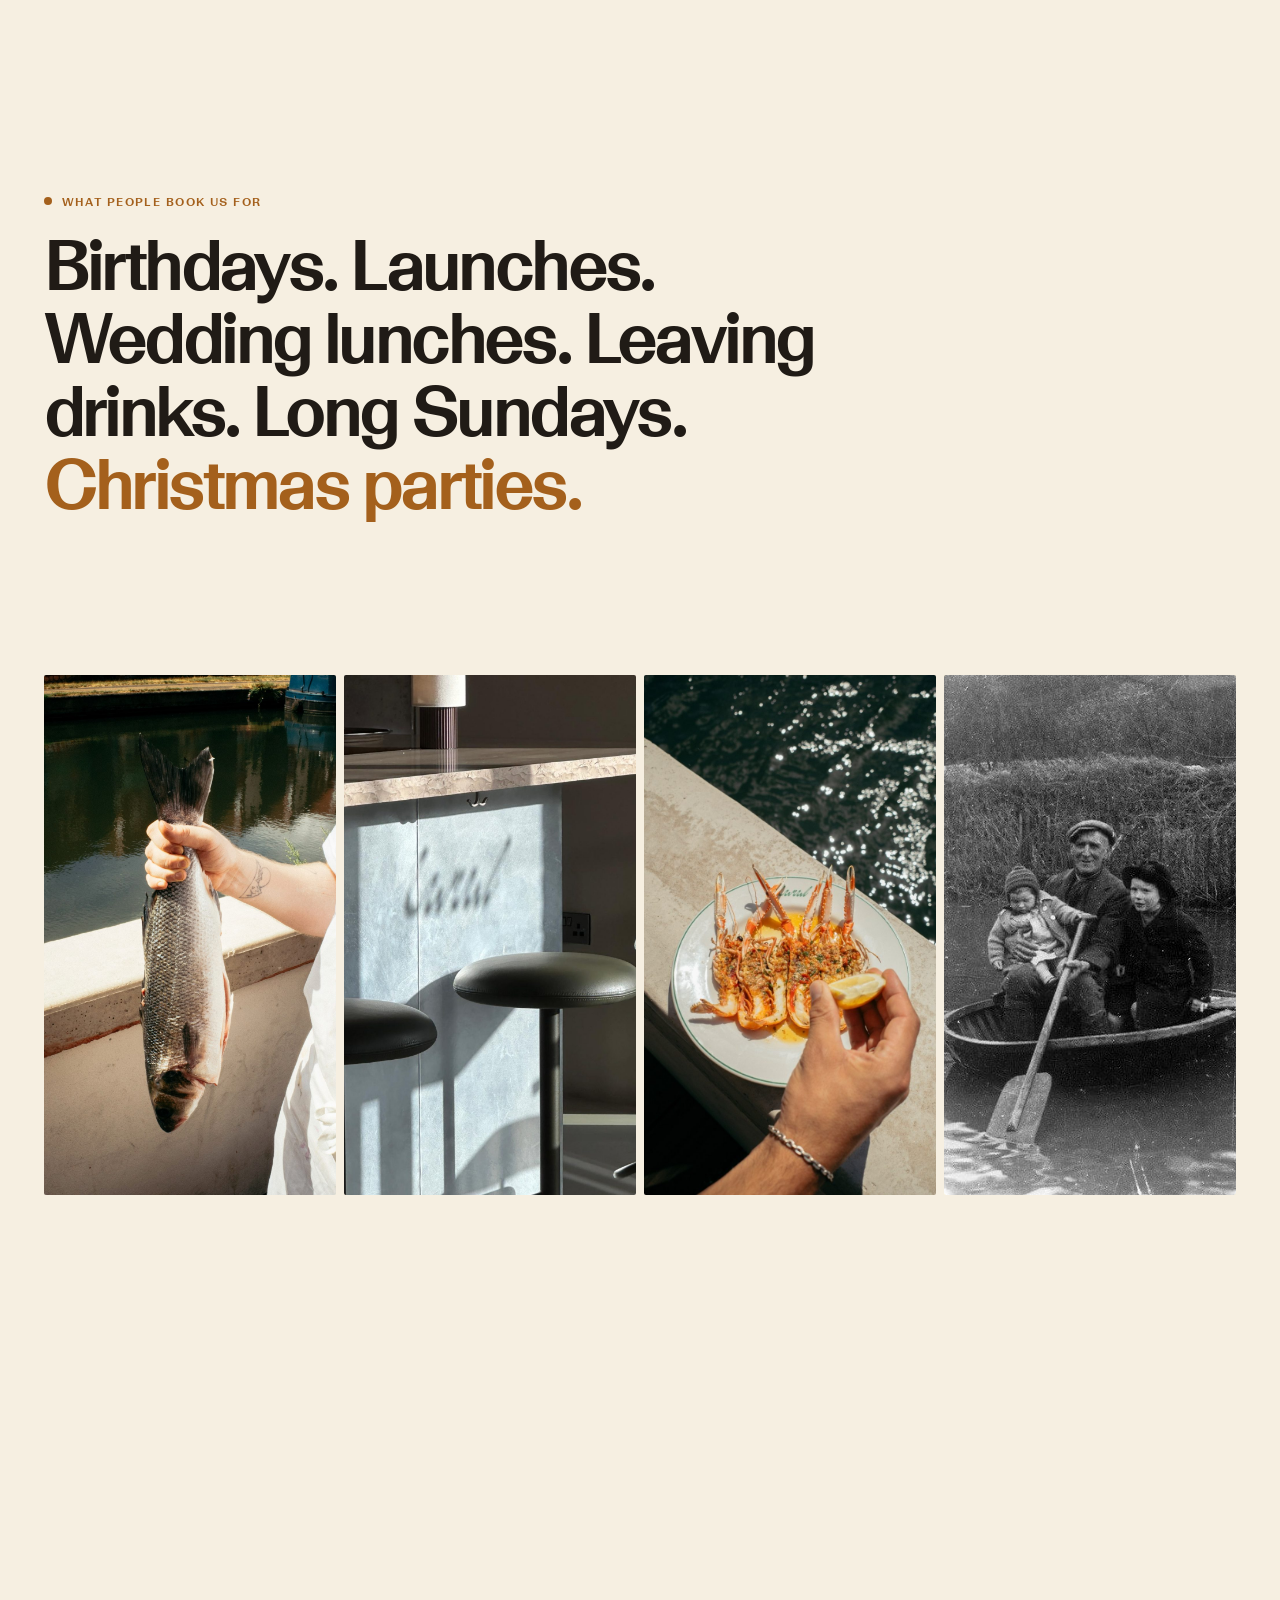
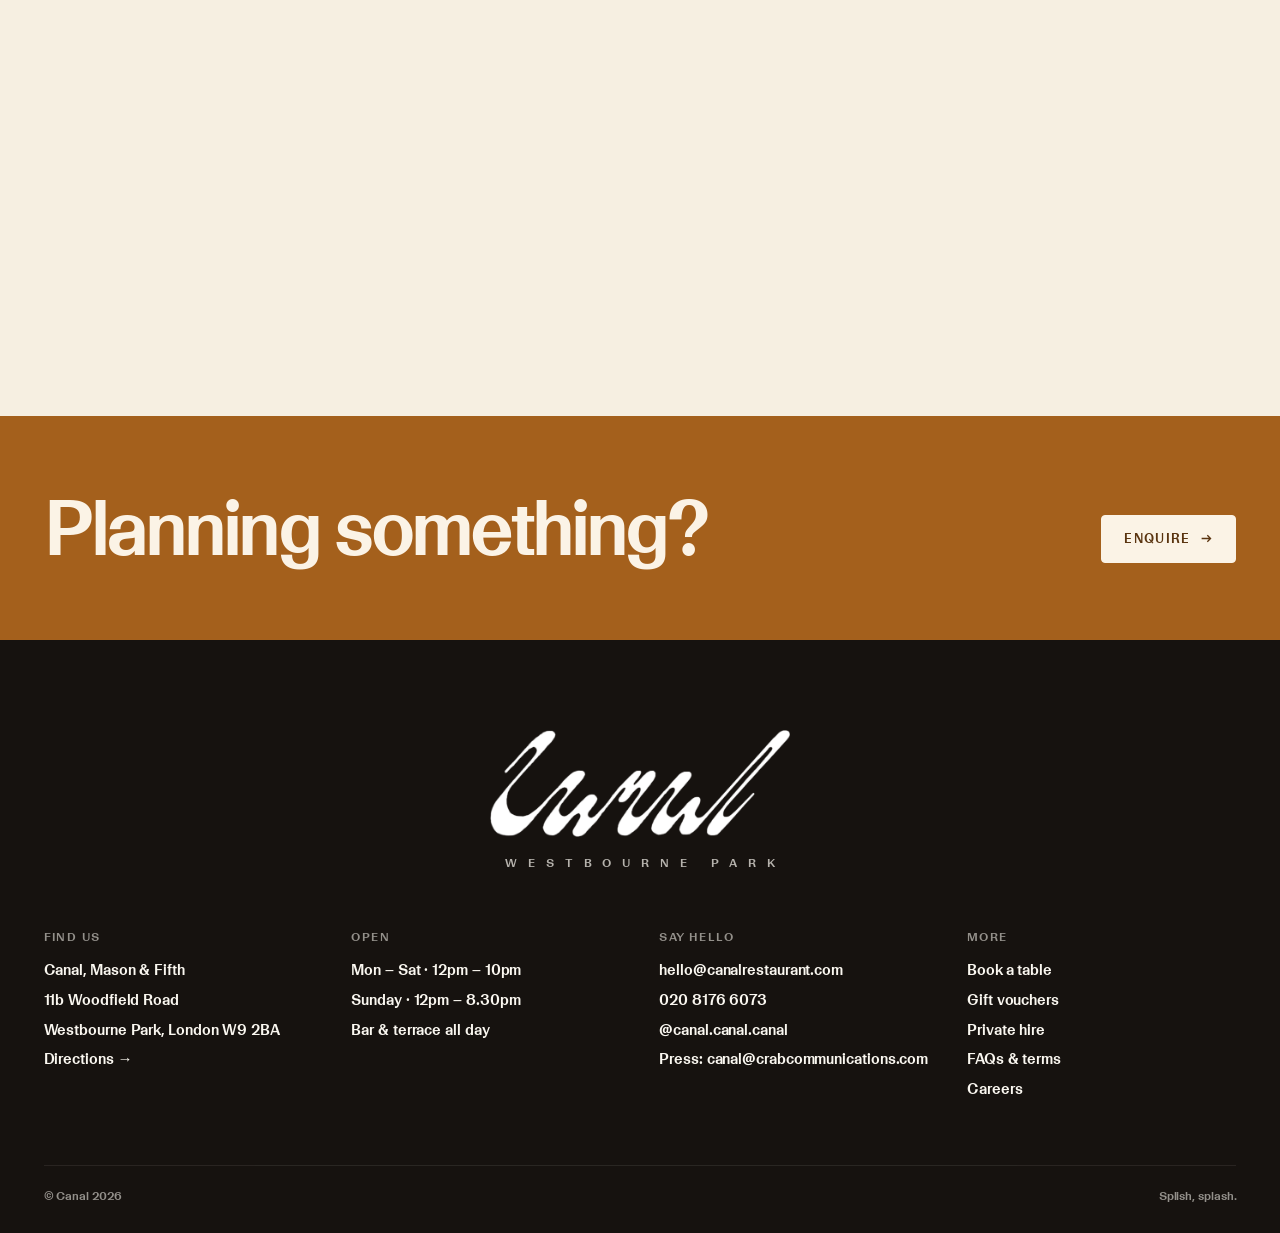
<file: groups.html>
<!DOCTYPE html>
<html lang="en-GB">
<head>
<meta charset="utf-8">
<meta name="viewport" content="width=device-width, initial-scale=1">
<title>Groups, Private Hire & Events | Canal, Westbourne Park</title>
<meta name="description" content="Private hire and group bookings at Canal on the Grand Union Canal: up to 70 seated or 120 standing, with a south-facing terrace.">
<link rel="canonical" href="https://www.canalrestaurant.com/groups">
<meta property="og:type" content="website"><meta property="og:title" content="Groups, Private Hire & Events | Canal, Westbourne Park">
<meta property="og:description" content="Private hire and group bookings at Canal on the Grand Union Canal: up to 70 seated or 120 standing, with a south-facing terrace."><meta property="og:image" content="https://www.canalrestaurant.com/img/og.jpg">
<meta name="twitter:card" content="summary_large_image">
<meta name="theme-color" content="#F8B830">
<link rel="icon" href="img/logo-caramel.png">
<link rel="preload" href="fonts/GeigyLLSub-Medium.woff" as="font" type="font/woff" crossorigin>
<link rel="stylesheet" href="css/style.css?v=36">
<script type="application/ld+json">
{"@context":"https://schema.org","@type":"Restaurant","name":"Canal","url":"https://www.canalrestaurant.com/",
"telephone":"+442081766073","email":"hello@canalrestaurant.com","servesCuisine":"Modern European","priceRange":"££",
"address":{"@type":"PostalAddress","streetAddress":"11b Woodfield Road","addressLocality":"London","postalCode":"W9 2BA","addressCountry":"GB"},
"openingHoursSpecification":[{"@type":"OpeningHoursSpecification","dayOfWeek":["Monday","Tuesday","Wednesday","Thursday","Friday","Saturday"],"opens":"12:00","closes":"22:00"},
{"@type":"OpeningHoursSpecification","dayOfWeek":"Sunday","opens":"12:00","closes":"20:30"}],
"acceptsReservations":"https://www.sevenrooms.com/explore/canalrestaurant/reservations/create/search/","sameAs":["https://www.instagram.com/canal.canal.canal/"]}
</script>
</head>
<body>
<header class="header">
  <nav class="nav" aria-label="Main"><a href="index.html">Home</a><a href="menus.html">Menus</a><a href="festive.html">Christmas</a><a href="groups.html" aria-current=page>Groups & events</a><a href="find-us.html">Find us</a></nav>
  <button class="burger" aria-label="Open menu" aria-expanded="false"><span></span><span></span><span></span></button>
  <a class="logo" href="index.html" aria-label="Canal — home"></a>
  <div class="header-right">
    <a class="small" href="https://canalrestaurant.giftpro.co.uk/" target="_blank" rel="noopener">Gift vouchers</a>
    <a class="btn" href="https://www.sevenrooms.com/explore/canalrestaurant/reservations/create/search/" target="_blank" rel="noopener">Book</a>
  </div>
</header>
<div class="menu">
  <a class="big" href="index.html">Home</a><a class="big" href="menus.html">Menus</a><a class="big" href="festive.html">Christmas</a><a class="big" href="groups.html">Groups & events</a><a class="big" href="find-us.html">Find us</a><a class="big" href="faq.html">FAQs</a>
  <div class="menu-foot">
    <a class="btn" href="https://www.sevenrooms.com/explore/canalrestaurant/reservations/create/search/" target="_blank" rel="noopener" style="align-self:flex-start">Book a table</a>
    <a href="https://canalrestaurant.giftpro.co.uk/" target="_blank" rel="noopener">Gift vouchers</a>
    <span>11b Woodfield Road, W9 2BA · 020 8176 6073</span>
  </div>
</div>
<section class="phero">
  <div class="media"><video class="" autoplay muted loop playsinline poster="video/v-terrace-drink.jpg" aria-label="A guest raising a glass on the terrace"><source src="video/v-terrace-drink.mp4" type="video/mp4"></video></div>
  <div class="in"><span class="tag">Groups &amp; private hire</span><h1>Bring everyone.</h1></div>
</section>

<section class="sec">
  <div class="wrap">
    <div class="kicker rv"><h2>Pick your format</h2><p>Up to 6 book online. For anything bigger, tell us the shape of it.</p></div>
    <div class="formats swipe">
      <a class="format rv" href="#enquire" data-guests="8" data-occasion="A long table">
      <div class="ph "><img src="img/spread-spring.jpg" alt="A long table of sharing plates" loading="lazy"></div>
      <div class="fmt-txt"><span class="big-num">8+</span><h3>A long table</h3><p>A big table in the dining room or on the terrace, eating from the sharing set menu.</p><span class="arrow">Enquire <svg viewBox="0 0 16 16" fill="none" stroke="currentColor" stroke-width="1.6"><path d="M2 8h11M9 4l4 4-4 4"/></svg></span></div>
    </a>
      <a class="format rv" href="#enquire" data-guests="40" data-occasion="Seated dinner">
      <div class="ph "><img src="img/room-waiter.jpg" alt="The dining room at Canal" loading="lazy"></div>
      <div class="fmt-txt"><span class="big-num">70</span><h3>Seated dinner</h3><p>The whole dining room to yourselves — a long lunch or dinner, set up your way.</p><span class="arrow">Enquire <svg viewBox="0 0 16 16" fill="none" stroke="currentColor" stroke-width="1.6"><path d="M2 8h11M9 4l4 4-4 4"/></svg></span></div>
    </a>
      <a class="format rv" href="#enquire" data-guests="100" data-occasion="The whole place">
      <div class="ph "><img src="img/og.jpg" alt="The terrace beside the canal" loading="lazy"></div>
      <div class="fmt-txt"><span class="big-num">120</span><h3>The whole place</h3><p>Dining room, bar and terrace. Drinks, bites and bowls for a crowd.</p><span class="arrow">Enquire <svg viewBox="0 0 16 16" fill="none" stroke="currentColor" stroke-width="1.6"><path d="M2 8h11M9 4l4 4-4 4"/></svg></span></div>
    </a>
    </div>
  </div>
</section>

<section class="sec s occasions-sec">
  <div class="wrap">
    <span class="tag rv" style="color:var(--caramel)">What people book us for</span>
    <p class="occasions rv">Birthdays. Launches. Wedding lunches. Leaving drinks. Long Sundays. <em>Christmas parties.</em></p>
  </div>
</section>

<section class="sec s">
  <div class="wrap team swipe">
    <div class="ph "><img src="img/chef-fish.jpg" alt="A chef holding a whole fish over the canal" loading="lazy"></div>
    <div class="ph "><img src="img/logo-glass.jpg" alt="The Canal logo on the glass by the bar" loading="lazy"></div>
    <div class="ph "><img src="img/wall-langoustine.jpg" alt="Langoustines on the canal wall" loading="lazy"></div>
    <div class="ph arch"><img src="img/archive-coracle.jpg" alt="Archive photograph of a man and two children in a small boat on the canal" loading="lazy"></div>
  </div>
</section>

<section class="sec" id="enquire">
  <div class="wrap grid2 top">
    <div class="rv">
      <span class="tag" style="color:var(--caramel)">Enquire</span>
      <h2 class="h2">Tell us what you’re planning.</h2>
      <p class="body">The quickest way is our events form — it goes straight to the team. Or fill this in and it opens an email to us.</p>
      <div class="btns" style="margin-top:22px"><a class="btn" href="https://hamrestaurants.tripleseat.com/party_request/43999" target="_blank" rel="noopener">Events form</a><a class="btn line" href="https://cdn.prod.website-files.com/67e6bf22004be258360f5e1b/6ae60e11dd229cd3f45bf1ac_Events%20Sample%20Set%20Menu.pdf" target="_blank" rel="noopener">Group menu</a></div>
      <p class="body muted" style="margin-top:22px">hello@canalrestaurant.com · 020 8176 6073</p>
    </div>
    <form id="enquiry" class="form rv">
      <div class="field"><label for="f1">Name</label><input id="f1" name="name" required></div>
      <div class="field"><label for="f2">Email</label><input id="f2" name="email" type="email" required></div>
      <div class="field"><label for="f3">Phone</label><input id="f3" name="phone" type="tel"></div>
      <div class="field"><label for="f4">Guests</label><input id="f4" name="guests" type="number" min="8"></div>
      <div class="field"><label for="f5">Date</label><input id="f5" name="date" type="date"></div>
      <div class="field"><label for="f6">Occasion</label><select id="f6" name="type"><option>A long table</option><option>Seated dinner</option><option>The whole place</option><option>Birthday / celebration</option><option>Corporate</option><option>Launch / brand event</option><option>Wedding</option><option>Bouillabaisse</option><option>Christmas party</option><option>Other</option></select></div>
      <div class="field full"><label for="f7">Anything else</label><textarea id="f7" name="message"></textarea></div>
      <button class="btn" type="submit">Send enquiry</button>
      <p class="msg full" aria-live="polite"></p>
    </form>
  </div>
</section>
<section class="sec s booked-band">
  <div class="wrap booked" style="margin-bottom:0"><h2 class="rv">Planning something?</h2><div class="btns rv"><a class="btn" href="#enquire">Enquire <svg viewBox="0 0 16 16" fill="none" stroke="currentColor" stroke-width="1.6"><path d="M2 8h11M9 4l4 4-4 4"/></svg></a></div></div>
</section>
<footer class="footer">
  <div class="wrap">
    <img class="big-logo" src="img/logo-white.png" alt="Canal">
    <span class="spaced">Westbourne Park</span>
    <div class="fgrid">
      <div><h4>Find us</h4><ul><li>Canal, Mason &amp; Fifth</li><li>11b Woodfield Road</li><li>Westbourne Park, London W9 2BA</li><li><a href="https://maps.google.com/?q=Canal+Restaurant+11b+Woodfield+Road+London+W9+2BA" target="_blank" rel="noopener">Directions →</a></li></ul></div>
      <div><h4>Open</h4><ul><li>Mon – Sat · 12pm – 10pm</li><li>Sunday · 12pm – 8.30pm</li><li>Bar &amp; terrace all day</li></ul></div>
      <div><h4>Say hello</h4><ul><li><a href="mailto:hello@canalrestaurant.com">hello@canalrestaurant.com</a></li><li><a href="tel:+442081766073">020 8176 6073</a></li><li><a href="https://www.instagram.com/canal.canal.canal/" target="_blank" rel="noopener">@canal.canal.canal</a></li><li>Press: <a href="mailto:canal@crabcommunications.com">canal@crabcommunications.com</a></li></ul></div>
      <div><h4>More</h4><ul><li><a href="https://www.sevenrooms.com/explore/canalrestaurant/reservations/create/search/" target="_blank" rel="noopener">Book a table</a></li><li><a href="https://canalrestaurant.giftpro.co.uk/" target="_blank" rel="noopener">Gift vouchers</a></li><li><a href="groups.html">Private hire</a></li><li><a href="faq.html">FAQs &amp; terms</a></li><li><a href="mailto:careers@canalrestaurant.com">Careers</a></li></ul></div>
    </div>
    <div class="fbottom"><span>© Canal 2026</span><span>Splish, splash.</span></div>
  </div>
</footer>
<script src="js/config.js?v=7"></script>
<script src="js/site.js?v=9"></script>
<script src="js/live.js?v=7"></script>
<script src="js/ripple.js?v=7"></script>
<script src="js/menus.js?v=7"></script>
</body>
</html>
</file>
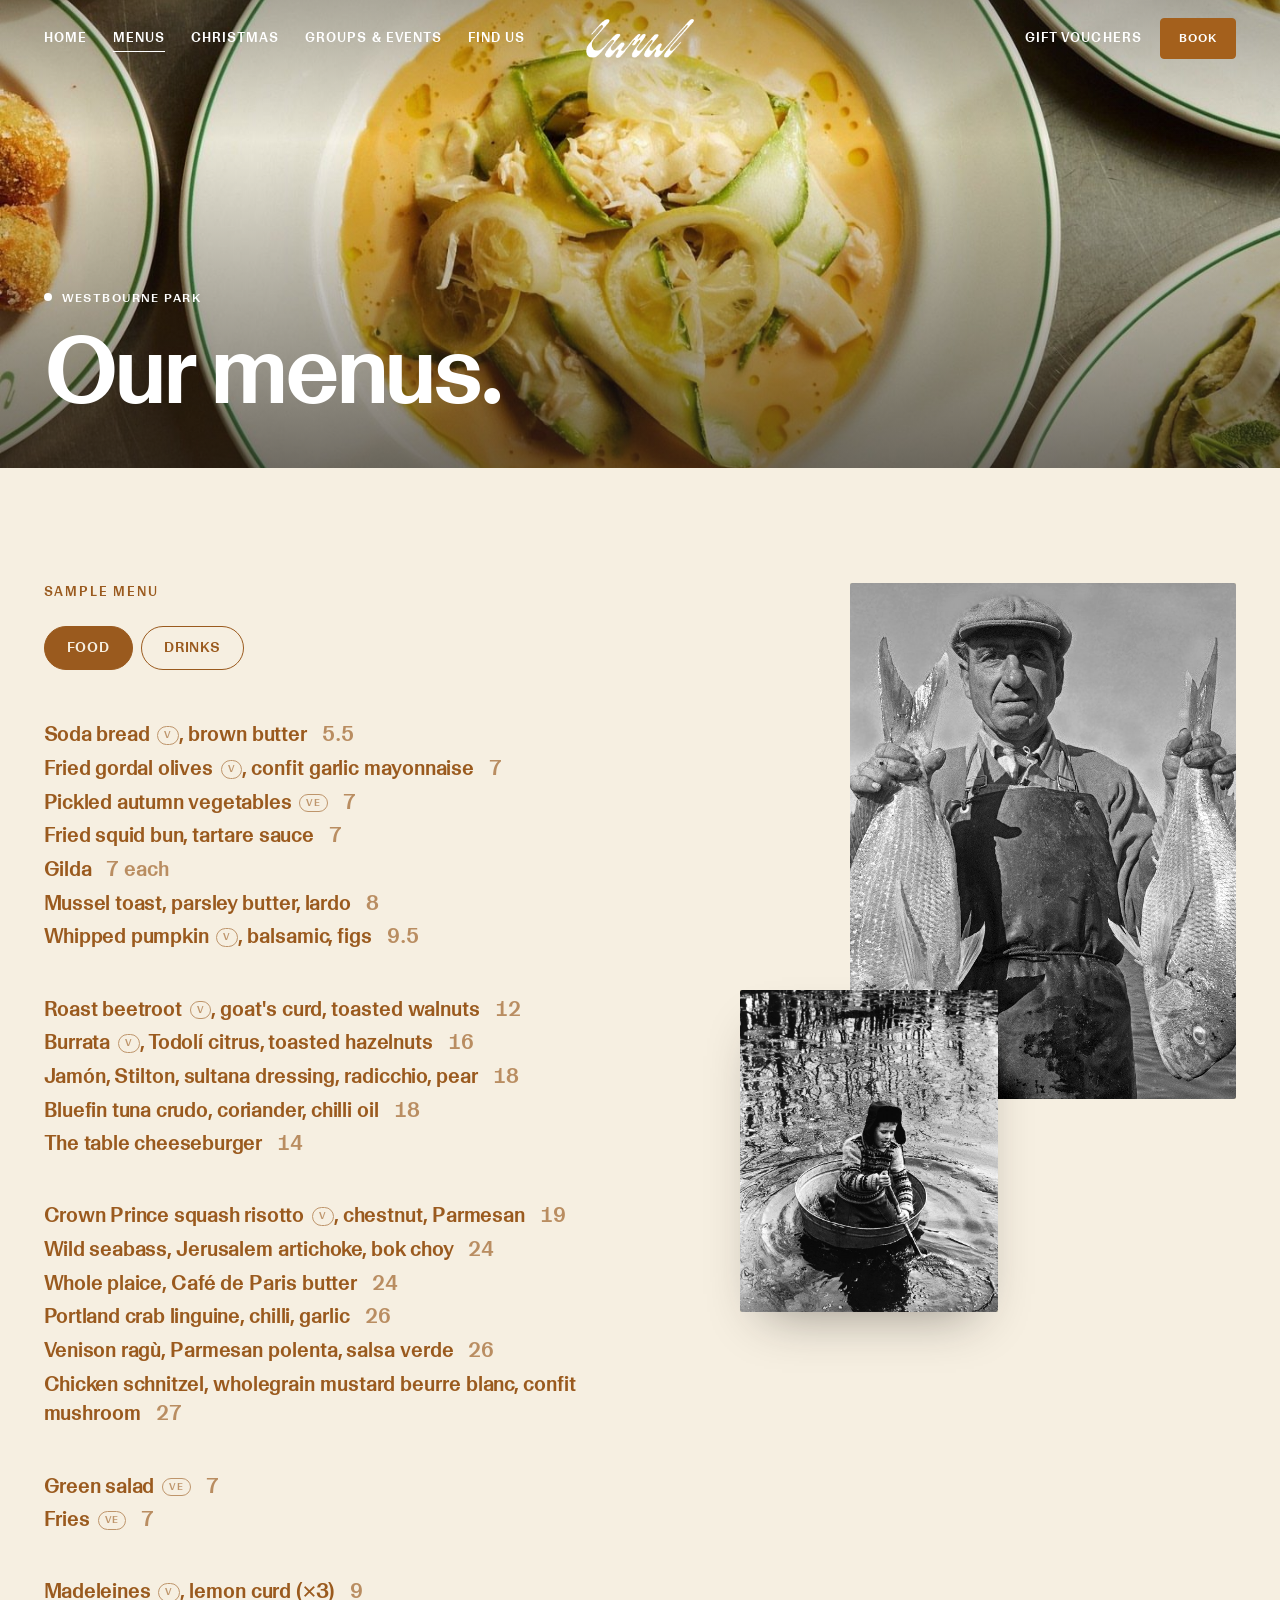
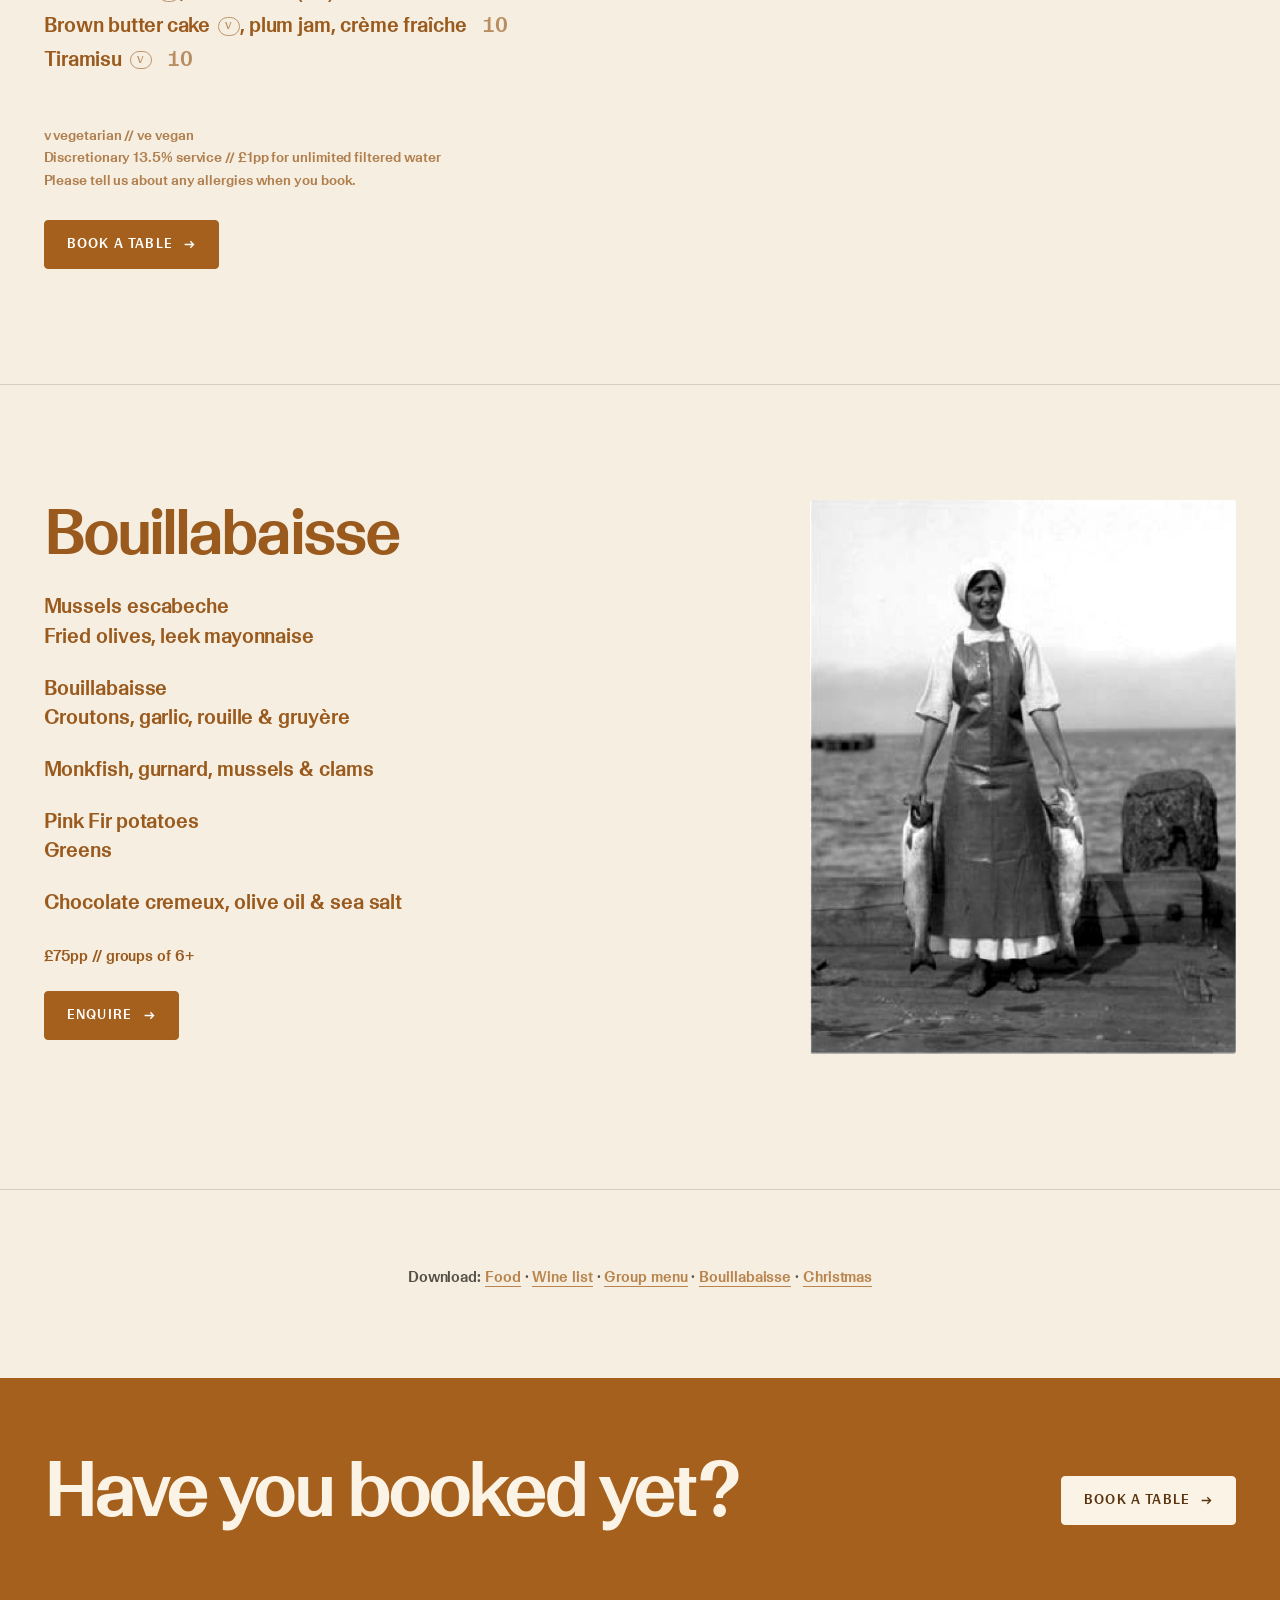
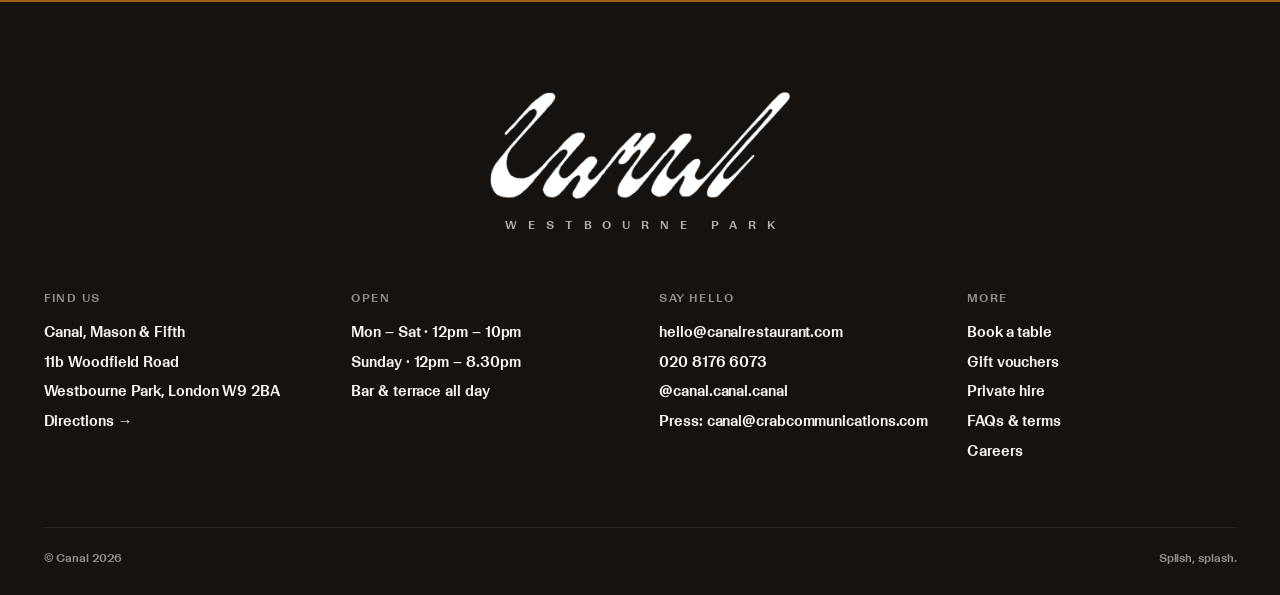
<file: menus.html>
<!DOCTYPE html>
<html lang="en-GB">
<head>
<meta charset="utf-8">
<meta name="viewport" content="width=device-width, initial-scale=1">
<title>Menus | Canal, Westbourne Park</title>
<meta name="description" content="Canal's seasonal food menu and drinks list, plus bouillabaisse for groups of 6+ (£75pp). Modern European on the Grand Union Canal, Westbourne Park.">
<link rel="canonical" href="https://www.canalrestaurant.com/menus">
<meta property="og:type" content="website"><meta property="og:title" content="Menus | Canal, Westbourne Park">
<meta property="og:description" content="Canal's seasonal food menu and drinks list, plus bouillabaisse for groups of 6+ (£75pp). Modern European on the Grand Union Canal, Westbourne Park."><meta property="og:image" content="https://www.canalrestaurant.com/img/og.jpg">
<meta name="twitter:card" content="summary_large_image">
<meta name="theme-color" content="#F8B830">
<link rel="icon" href="img/logo-caramel.png">
<link rel="preload" href="fonts/GeigyLLSub-Medium.woff" as="font" type="font/woff" crossorigin>
<link rel="stylesheet" href="css/style.css?v=36">
<script type="application/ld+json">
{"@context":"https://schema.org","@type":"Restaurant","name":"Canal","url":"https://www.canalrestaurant.com/",
"telephone":"+442081766073","email":"hello@canalrestaurant.com","servesCuisine":"Modern European","priceRange":"££",
"address":{"@type":"PostalAddress","streetAddress":"11b Woodfield Road","addressLocality":"London","postalCode":"W9 2BA","addressCountry":"GB"},
"openingHoursSpecification":[{"@type":"OpeningHoursSpecification","dayOfWeek":["Monday","Tuesday","Wednesday","Thursday","Friday","Saturday"],"opens":"12:00","closes":"22:00"},
{"@type":"OpeningHoursSpecification","dayOfWeek":"Sunday","opens":"12:00","closes":"20:30"}],
"acceptsReservations":"https://www.sevenrooms.com/explore/canalrestaurant/reservations/create/search/","sameAs":["https://www.instagram.com/canal.canal.canal/"]}
</script>
</head>
<body>
<header class="header">
  <nav class="nav" aria-label="Main"><a href="index.html">Home</a><a href="menus.html" aria-current=page>Menus</a><a href="festive.html">Christmas</a><a href="groups.html">Groups & events</a><a href="find-us.html">Find us</a></nav>
  <button class="burger" aria-label="Open menu" aria-expanded="false"><span></span><span></span><span></span></button>
  <a class="logo" href="index.html" aria-label="Canal — home"></a>
  <div class="header-right">
    <a class="small" href="https://canalrestaurant.giftpro.co.uk/" target="_blank" rel="noopener">Gift vouchers</a>
    <a class="btn" href="https://www.sevenrooms.com/explore/canalrestaurant/reservations/create/search/" target="_blank" rel="noopener">Book</a>
  </div>
</header>
<div class="menu">
  <a class="big" href="index.html">Home</a><a class="big" href="menus.html">Menus</a><a class="big" href="festive.html">Christmas</a><a class="big" href="groups.html">Groups & events</a><a class="big" href="find-us.html">Find us</a><a class="big" href="faq.html">FAQs</a>
  <div class="menu-foot">
    <a class="btn" href="https://www.sevenrooms.com/explore/canalrestaurant/reservations/create/search/" target="_blank" rel="noopener" style="align-self:flex-start">Book a table</a>
    <a href="https://canalrestaurant.giftpro.co.uk/" target="_blank" rel="noopener">Gift vouchers</a>
    <span>11b Woodfield Road, W9 2BA · 020 8176 6073</span>
  </div>
</div>

<section class="phero short-hero">
  <div class="media"><img src="img/plates-overhead-b.jpg" alt="Plates on the table at Canal"></div>
  <div class="in"><span class="tag">Westbourne Park</span><h1>Our menus.</h1></div>
</section>

<section class="sec note-sec">
  <div class="wrap note-grid">
    <div id="menu" class="note-menu" data-menus="data/menu.csv">
      <p class="note-date">Sample menu</p>
      <div class="menu-tabs" role="tablist"></div>
      <div class="menu-body"></div>
      <p class="note-fine">v vegetarian // ve vegan<br>Discretionary 13.5% service // £1pp for unlimited filtered water<br>Please tell us about any allergies when you book.</p>
      <div class="btns" style="margin-top:28px"><a class="btn" href="https://www.sevenrooms.com/explore/canalrestaurant/reservations/create/search/" target="_blank" rel="noopener">Book a table <svg viewBox="0 0 16 16" fill="none" stroke="currentColor" stroke-width="1.6"><path d="M2 8h11M9 4l4 4-4 4"/></svg></a></div>
    </div>
    <aside class="note-art" aria-hidden="true">
      <div class="ph a1"><img src="img/archive-fish.jpg" alt="" loading="lazy"></div>
      <div class="ph a2"><img src="img/archive-tub.jpg" alt="" loading="lazy"></div>
    </aside>
  </div>
</section>

<section class="sec note-sec bouill" id="bouillabaisse">
  <div class="wrap note-grid">
    <div class="note-menu">
      <h2 class="note-title">Bouillabaisse</h2>
      <ul class="note-lines">
        <li>Mussels escabeche</li><li>Fried olives, leek mayonnaise</li>
        <li class="gap">Bouillabaisse</li><li>Croutons, garlic, rouille &amp; gruyère</li>
        <li class="gap">Monkfish, gurnard, mussels &amp; clams</li>
        <li class="gap">Pink Fir potatoes</li><li>Greens</li>
        <li class="gap">Chocolate cremeux, olive oil &amp; sea salt</li>
      </ul>
      <p class="note-price">£75pp // groups of 6+</p>
      <div class="btns"><a class="btn" href="https://hamrestaurants.tripleseat.com/party_request/43999" target="_blank" rel="noopener">Enquire <svg viewBox="0 0 16 16" fill="none" stroke="currentColor" stroke-width="1.6"><path d="M2 8h11M9 4l4 4-4 4"/></svg></a></div>
    </div>
    <aside class="note-art single" aria-hidden="true">
      <div class="ph a1"><img src="img/archive-fishwife.jpg" alt="" loading="lazy"></div>
    </aside>
  </div>
</section>

<section class="sec s print-extras">
  <div class="print-wrap">
    <p class="dl">Download: <a href="https://cdn.prod.website-files.com/67e6bf22004be258360f5e1b/6aeb6f21a556361f654105da_Canal%20Menu%2004.11.pdf" target="_blank" rel="noopener">Food</a> · <a href="https://cdn.prod.website-files.com/67e6bf22004be258360f5e1b/6aad6137d8c88da69738c892_Canal%20Wine%20List%2016.09.2026.pdf" target="_blank" rel="noopener">Wine list</a> · <a href="https://cdn.prod.website-files.com/67e6bf22004be258360f5e1b/6ae60e11dd229cd3f45bf1ac_Events%20Sample%20Set%20Menu.pdf" target="_blank" rel="noopener">Group menu</a> · <a href="https://cdn.prod.website-files.com/67e6bf22004be258360f5e1b/69c29b1b239aa25f83ca2978_Boullibaisse%20Menu.pdf" target="_blank" rel="noopener">Bouillabaisse</a> · <a href="festive.html">Christmas</a></p>
  </div>
</section>
<section class="sec s booked-band">
  <div class="wrap booked" style="margin-bottom:0"><h2 class="rv">Have you booked yet?</h2><div class="btns rv"><a class="btn" href="https://www.sevenrooms.com/explore/canalrestaurant/reservations/create/search/" target="_blank" rel="noopener">Book a table <svg viewBox="0 0 16 16" fill="none" stroke="currentColor" stroke-width="1.6"><path d="M2 8h11M9 4l4 4-4 4"/></svg></a></div></div>
</section>
<footer class="footer">
  <div class="wrap">
    <img class="big-logo" src="img/logo-white.png" alt="Canal">
    <span class="spaced">Westbourne Park</span>
    <div class="fgrid">
      <div><h4>Find us</h4><ul><li>Canal, Mason &amp; Fifth</li><li>11b Woodfield Road</li><li>Westbourne Park, London W9 2BA</li><li><a href="https://maps.google.com/?q=Canal+Restaurant+11b+Woodfield+Road+London+W9+2BA" target="_blank" rel="noopener">Directions →</a></li></ul></div>
      <div><h4>Open</h4><ul><li>Mon – Sat · 12pm – 10pm</li><li>Sunday · 12pm – 8.30pm</li><li>Bar &amp; terrace all day</li></ul></div>
      <div><h4>Say hello</h4><ul><li><a href="mailto:hello@canalrestaurant.com">hello@canalrestaurant.com</a></li><li><a href="tel:+442081766073">020 8176 6073</a></li><li><a href="https://www.instagram.com/canal.canal.canal/" target="_blank" rel="noopener">@canal.canal.canal</a></li><li>Press: <a href="mailto:canal@crabcommunications.com">canal@crabcommunications.com</a></li></ul></div>
      <div><h4>More</h4><ul><li><a href="https://www.sevenrooms.com/explore/canalrestaurant/reservations/create/search/" target="_blank" rel="noopener">Book a table</a></li><li><a href="https://canalrestaurant.giftpro.co.uk/" target="_blank" rel="noopener">Gift vouchers</a></li><li><a href="groups.html">Private hire</a></li><li><a href="faq.html">FAQs &amp; terms</a></li><li><a href="mailto:careers@canalrestaurant.com">Careers</a></li></ul></div>
    </div>
    <div class="fbottom"><span>© Canal 2026</span><span>Splish, splash.</span></div>
  </div>
</footer>
<script src="js/config.js?v=7"></script>
<script src="js/site.js?v=9"></script>
<script src="js/live.js?v=7"></script>
<script src="js/ripple.js?v=7"></script>
<script src="js/menus.js?v=7"></script>
</body>
</html>
</file>
<file: css/style.css>
/* ============================================================
   CANAL — Westbourne Park
   One typeface (Geigy LL Sub, as on the current site) + the script logo.
   Palette lifted from the brand: butter, mustard, caramel, blush, canal water, ink.
   ============================================================ */

@font-face{
  font-family:"Geigy";
  src:url("../fonts/GeigyLLSub-Medium.woff") format("woff");
  font-weight:400 700;font-style:normal;font-display:swap;
}

:root{
  --paper:#FAF7F0;
  --butter:#FFF3BD;
  --mustard:#F8B830;
  --caramel:#A4601C;
  --caramel-deep:#8A4F14;
  --blush:#FFDEDE;
  --pink:#F099A0;
  --water:#6F9C9C;
  --water-deep:#4E7C7D;
  --ink:#201B16;
  --night:#201B16;
  --cream:#FAF7F0;
  --rim:#3F8A4F;
  --card:#EEE9A6;
  --line:rgba(32,27,22,.16);

  --font:"Geigy","Helvetica Neue",Helvetica,Arial,sans-serif;
  --max:1360px;
  --g:clamp(18px,3.4vw,48px);
  --ease:cubic-bezier(.22,.7,.2,1);
}

*{box-sizing:border-box}
html{scroll-behavior:smooth;-webkit-text-size-adjust:100%}
body{margin:0;background:var(--paper);color:var(--ink);font-family:var(--font);font-size:17px;line-height:1.45;letter-spacing:-.005em;-webkit-font-smoothing:antialiased}
img,video{display:block;max-width:100%}
a{color:inherit;text-decoration:none}
button{font:inherit;color:inherit}
h1,h2,h3,h4,p{margin:0}
h1,h2,h3{font-weight:500;letter-spacing:-.025em;line-height:1}
.wrap{max-width:var(--max);margin:0 auto;padding:0 var(--g)}
.sr{position:absolute;left:-9999px}

/* small label */
.tag{display:inline-block;font-size:12px;letter-spacing:.12em;text-transform:uppercase;margin-bottom:18px}
.tag::before{content:"";display:inline-block;width:8px;height:8px;border-radius:50%;background:currentColor;margin-right:10px;vertical-align:1px}

/* spaced C A N A L under the script, as on the lockup */
.spaced{letter-spacing:.9em;text-transform:uppercase;font-size:12px;padding-left:.9em}

/* ---------- Buttons ---------- */
.btn{display:inline-flex;align-items:center;gap:10px;padding:14px 22px;border-radius:4px;background:var(--caramel);color:#fff;font-size:13px;letter-spacing:.1em;text-transform:uppercase;border:1px solid var(--caramel);transition:background .25s var(--ease),transform .25s var(--ease),color .25s;cursor:pointer;white-space:nowrap}
.btn:hover{background:var(--caramel-deep);border-color:var(--caramel-deep);transform:translateY(-2px)}
.btn.line{background:transparent;color:inherit;border-color:currentColor}
.btn.line:hover{background:var(--ink);color:var(--paper);border-color:var(--ink)}
.on-dark .btn.line:hover,.hero .btn.line:hover{background:#fff;color:var(--night);border-color:#fff}
.btn.white{background:#fff;color:var(--night);border-color:#fff}
.btn.white:hover{background:var(--butter);border-color:var(--butter)}
.btn svg{width:13px;height:13px}
.btns{display:flex;flex-wrap:wrap;gap:10px}
.arrow{display:inline-flex;align-items:center;gap:8px;white-space:nowrap;font-size:13px;letter-spacing:.1em;text-transform:uppercase;border-bottom:1px solid currentColor;padding-bottom:3px}
.arrow:hover{opacity:.65}
.arrow svg{width:13px;height:13px;flex:none}

/* ---------- Header ---------- */
.header{position:fixed;inset:0 0 auto;z-index:60;display:grid;grid-template-columns:1fr auto 1fr;align-items:center;padding:18px var(--g);color:#fff;transition:background .35s var(--ease),color .35s,padding .35s}
.header .logo{justify-self:center;display:block;width:108px;height:39px;background:url(../img/logo-white.png) center/contain no-repeat;transition:width .35s var(--ease)}
.header.solid{background:var(--paper);color:var(--ink);padding:12px var(--g);box-shadow:0 1px 0 var(--line)}
.header.solid .logo{background-image:url(../img/logo-ink.png);width:92px}
.nav{display:flex;gap:26px;font-size:13px;letter-spacing:.08em;text-transform:uppercase}
.nav a{position:relative;padding:4px 0}
.nav a::after{content:"";position:absolute;left:0;right:100%;bottom:0;height:1px;background:currentColor;transition:right .3s var(--ease)}
.nav a:hover::after,.nav a[aria-current=page]::after{right:0}
.header-right{justify-self:end;display:flex;gap:18px;align-items:center}
.header-right .small{font-size:13px;letter-spacing:.08em;text-transform:uppercase}
.header .btn{padding:11px 18px;font-size:12px}
.burger{display:none;background:none;border:0;cursor:pointer;padding:6px;justify-self:start}
.burger span{display:block;width:24px;height:1.5px;background:currentColor;margin:6px 0;transition:.3s var(--ease)}
.menu{position:fixed;inset:0;z-index:55;background:var(--mustard);color:var(--night);padding:110px var(--g) 40px;display:flex;flex-direction:column;gap:4px;transform:translateY(-102%);transition:transform .55s var(--ease)}
.menu{visibility:hidden;transition:transform .55s var(--ease),visibility 0s .55s}
.menu.open{transform:none;visibility:visible;transition:transform .55s var(--ease)}
.menu a.big{font-size:clamp(40px,11vw,64px);letter-spacing:-.03em;line-height:1.08}
.menu .menu-foot{margin-top:auto;display:flex;flex-direction:column;gap:10px;font-size:14px}
body.locked{overflow:hidden}
body.locked .header{color:var(--night);background:transparent;box-shadow:none}
body.locked .header .logo{background-image:url(../img/logo-ink.png)}
body.locked .burger span:nth-child(1){transform:translateY(7.5px) rotate(45deg)}
body.locked .burger span:nth-child(2){opacity:0}
body.locked .burger span:nth-child(3){transform:translateY(-7.5px) rotate(-45deg)}

/* ---------- Hero ---------- */
.hero{position:relative;height:100svh;min-height:600px;color:#fff;overflow:hidden;background:var(--night)}
.hero .media{position:absolute;inset:0}
.hero .media video,.hero .media img{width:100%;height:100%;object-fit:cover}
.hero::after{content:"";position:absolute;inset:0;background:linear-gradient(180deg,rgba(32,27,22,.35) 0%,rgba(32,27,22,0) 25%,rgba(32,27,22,0) 55%,rgba(32,27,22,.55) 100%)}
.hero .center{position:absolute;inset:0;z-index:2;display:flex;flex-direction:column;align-items:center;justify-content:center;gap:22px;text-align:center}
.hero .center img{width:min(62vw,560px);filter:drop-shadow(0 4px 30px rgba(0,0,0,.25))}
.hero .foot{position:absolute;z-index:2;left:0;right:0;bottom:0;padding:0 var(--g) clamp(22px,4vh,40px);display:flex;justify-content:space-between;align-items:flex-end;gap:20px;flex-wrap:wrap}
.hero .foot p{font-size:clamp(18px,1.7vw,24px);max-width:22ch;line-height:1.15}
.hero .hours{font-size:13px;letter-spacing:.08em;text-transform:uppercase;text-align:right;line-height:1.7}

/* page hero */
.phero{position:relative;min-height:78svh;display:flex;align-items:flex-end;color:#fff;overflow:hidden;background:var(--night)}
.phero .media{position:absolute;inset:0}
.phero .media img,.phero .media video{width:100%;height:100%;object-fit:cover}
.phero::after{content:"";position:absolute;inset:0;background:linear-gradient(180deg,rgba(32,27,22,.3),rgba(32,27,22,0) 30%,rgba(32,27,22,.6))}
.phero .in{position:relative;z-index:2;padding:0 var(--g) clamp(32px,6vh,64px);width:100%}
.phero h1{font-size:clamp(48px,8.5vw,128px);letter-spacing:-.045em;line-height:.92;max-width:12ch}
.phero.flat{min-height:auto;background:var(--butter);color:var(--ink)}
.phero.flat::after{display:none}
.phero.flat .in{padding-top:150px;padding-bottom:60px}

/* ---------- Ticker ---------- */
.ticker{background:var(--mustard);color:var(--night);overflow:hidden;white-space:nowrap;padding:14px 0;font-size:clamp(18px,1.8vw,24px);letter-spacing:-.01em}
.ticker .t{display:inline-flex;animation:tick 38s linear infinite}
.ticker span{display:inline-flex;align-items:center;gap:26px;padding-right:26px}
.ticker span i{display:inline-block;width:34px;height:12px;background:url("data:image/svg+xml;utf8,<svg xmlns='http://www.w3.org/2000/svg' viewBox='0 0 34 12'><path d='M1 6c4-6 8-6 12 0s8 6 12 0 6-4 8-2' fill='none' stroke='%23201B16' stroke-width='1.6' stroke-linecap='round'/></svg>") center/contain no-repeat}
@keyframes tick{to{transform:translateX(-50%)}}
@media (prefers-reduced-motion:reduce){.ticker .t{animation:none}}

/* wave divider */
.wave{height:22px;background:url("data:image/svg+xml;utf8,<svg xmlns='http://www.w3.org/2000/svg' viewBox='0 0 60 22'><path d='M0 11c7.5-10 15-10 22.5 0S37.5 21 45 11s11-8 15-5' fill='none' stroke='%23A4601C' stroke-width='2.2' stroke-linecap='round'/></svg>") left center/60px 22px repeat-x;opacity:.9}
.wave.ink{filter:brightness(.25)}

/* ---------- Sections ---------- */
.sec{padding:clamp(70px,9vw,140px) 0}
.sec.s{padding:clamp(48px,6vw,90px) 0}
.butter{background:var(--butter)}
.blush{background:var(--blush)}
.mustard{background:var(--mustard)}
.water{background:var(--water);color:#fff}
.ink-bg{background:var(--night);color:var(--cream)}
.on-dark{color:#fff}

.statement{font-size:clamp(28px,3.8vw,56px);line-height:1.08;letter-spacing:-.03em;max-width:24ch}
.statement em{font-style:normal;color:var(--caramel)}
.water .statement em,.ink-bg .statement em{color:var(--butter)}
.h2{font-size:clamp(36px,5vw,76px);letter-spacing:-.04em;line-height:.95;margin-bottom:24px}
.h3{font-size:clamp(24px,2.4vw,34px);letter-spacing:-.025em;margin-bottom:12px}
.body{font-size:18px;line-height:1.5;max-width:46ch}
.body+.body{margin-top:14px}
.muted{opacity:.72}

.grid2{display:grid;grid-template-columns:1fr 1fr;gap:clamp(28px,5vw,90px);align-items:center}
.grid2.top{align-items:start}
.rev>:first-child{order:2}

/* photo */
.ph{position:relative;overflow:hidden;border-radius:2px;background:var(--butter)}
.ph img,.ph video{width:100%;height:100%;object-fit:cover;transition:transform 1.4s var(--ease)}
.ph:hover img{transform:scale(1.035)}
.r45{aspect-ratio:4/5}.r32{aspect-ratio:3/2}.r11{aspect-ratio:1}.r916{aspect-ratio:9/16}.r34{aspect-ratio:3/4}
.ph .cap{position:absolute;left:12px;bottom:10px;font-size:11px;letter-spacing:.1em;text-transform:uppercase;color:#fff;text-shadow:0 1px 8px rgba(0,0,0,.4)}

/* intro collage */
/* intro collage */
.collage{display:grid;grid-template-columns:repeat(12,1fr);gap:16px;margin-top:clamp(48px,6vw,90px);align-items:start}
.collage .a{grid-column:1/6}
.collage .b{grid-column:7/13;margin-top:clamp(40px,8vw,120px)}
.collage .note{grid-column:2/6;font-size:15px;max-width:34ch}
.collage .c{grid-column:8/12}
.collage .a .ph{aspect-ratio:4/5}.collage .b .ph{aspect-ratio:3/2}.collage .c .ph{aspect-ratio:1}
/* feature cards */
.cards{display:grid;grid-template-columns:repeat(3,1fr);gap:clamp(16px,2vw,28px)}
.card{display:flex;flex-direction:column;gap:16px;background:#fff;padding:14px 14px 22px;border-radius:2px;transition:transform .4s var(--ease)}
.card:hover{transform:translateY(-4px)}
.card .ph{aspect-ratio:4/5}
.card .h3{margin:6px 6px 0}
.card p{margin:0 6px;font-size:16px;opacity:.78}
.card .arrow{margin:auto 6px 0;align-self:flex-start}
.card .pill{position:absolute;top:12px;left:12px;background:var(--mustard);color:var(--night);font-size:11px;letter-spacing:.1em;text-transform:uppercase;padding:6px 10px;border-radius:99px}

/* menus list */
.menus{border-top:1px solid var(--line)}
.mrow{display:grid;grid-template-columns:1.1fr 1.6fr auto;gap:24px;align-items:center;padding:26px 0;border-bottom:1px solid var(--line);transition:padding .35s var(--ease)}
.mrow:hover{padding-left:12px}
.mrow h3{font-size:clamp(26px,2.8vw,40px);letter-spacing:-.03em}
.mrow p{font-size:16px;opacity:.75;max-width:48ch}

/* dish lists */
.price{font-size:clamp(46px,6vw,88px);letter-spacing:-.05em;line-height:1;margin:6px 0 10px}
.price small{font-size:16px;letter-spacing:0;opacity:.7;margin-left:8px}
.dishes{display:grid;grid-template-columns:1fr 1fr;gap:clamp(28px,4vw,64px)}
.dishes h4{font-size:12px;letter-spacing:.12em;text-transform:uppercase;font-weight:500;padding-bottom:10px;margin-bottom:6px;border-bottom:1px solid var(--line)}
.dishes ul{list-style:none;margin:0 0 30px;padding:0}
.dishes li{padding:8px 0;font-size:17px;display:flex;justify-content:space-between;gap:16px}
.dishes li small{opacity:.6;white-space:nowrap;font-size:14px}
.fine{font-size:13px;opacity:.65;max-width:56ch}

/* stats */
.stats{display:grid;grid-template-columns:repeat(4,1fr);gap:12px}
.stats div{background:rgba(255,255,255,.55);padding:26px 22px;border-radius:2px}
.stats b{display:block;font-weight:500;font-size:clamp(44px,5vw,76px);letter-spacing:-.05em;line-height:1;margin-bottom:10px}
.stats span{font-size:12px;letter-spacing:.1em;text-transform:uppercase;opacity:.75}

/* reels (vertical videos) */
.reels{display:grid;grid-template-columns:repeat(4,1fr);gap:12px}
.reels .ph{aspect-ratio:9/16;border-radius:2px}

/* gallery */
.gallery{display:grid;grid-template-columns:repeat(4,1fr);gap:10px}
.gallery .ph{aspect-ratio:4/5}
.gallery .wide{grid-column:span 2;aspect-ratio:auto}

/* visit */
.hours{list-style:none;margin:0;padding:0;border-top:1px solid currentColor}
.hours li{display:flex;justify-content:space-between;padding:12px 0;border-bottom:1px solid currentColor;font-size:17px}
.addr{font-size:clamp(24px,2.4vw,34px);letter-spacing:-.025em;line-height:1.12;margin-bottom:26px}
.map{aspect-ratio:4/3;border-radius:2px;overflow:hidden;background:var(--butter)}
.map iframe{width:100%;height:100%;border:0;filter:grayscale(.2) sepia(.15)}

.info{display:grid;grid-template-columns:repeat(3,1fr);gap:clamp(22px,3vw,44px)}
.info h3{font-size:22px;letter-spacing:-.02em;margin-bottom:8px}
.info p{font-size:16px;opacity:.8}

/* forms */
.form{display:grid;grid-template-columns:1fr 1fr;gap:16px 18px}
.form .full{grid-column:1/-1}
.field{display:flex;flex-direction:column;gap:6px}
.field label{font-size:12px;letter-spacing:.1em;text-transform:uppercase;opacity:.7}
.field input,.field select,.field textarea{background:#fff;border:1px solid transparent;border-radius:3px;padding:13px 14px;font:inherit;font-size:16px;color:var(--night);outline:none;transition:border-color .2s}
.field input:focus,.field select:focus,.field textarea:focus{border-color:var(--caramel)}
.field textarea{min-height:110px;resize:vertical}
.form .btn{justify-self:start}
.msg{font-size:14px;min-height:1.3em;margin-top:8px}

.signup{display:flex;gap:8px;max-width:520px}
.signup input{flex:1;background:#fff;border:0;border-radius:3px;padding:14px;font:inherit;font-size:16px;color:var(--night);outline:none}

/* faq */
.faq-group{margin-bottom:48px}
.faq-group h3{font-size:12px;letter-spacing:.12em;text-transform:uppercase;font-weight:500;opacity:.65;margin-bottom:6px}
.faq details{border-bottom:1px solid var(--line)}
.faq details:first-child{border-top:1px solid var(--line)}
.faq summary{list-style:none;cursor:pointer;display:flex;justify-content:space-between;gap:20px;padding:20px 0;font-size:clamp(19px,1.8vw,24px);letter-spacing:-.02em}
.faq summary::-webkit-details-marker{display:none}
.faq summary::after{content:"+";font-size:24px;line-height:1;color:var(--caramel);transition:transform .3s var(--ease)}
.faq details[open] summary::after{transform:rotate(45deg)}
.faq .a{padding:0 0 22px;max-width:60ch;opacity:.82}
.legal{max-width:68ch;font-size:15px;line-height:1.6}
.legal h3{font-size:22px;margin:30px 0 8px}

/* big sign-off */
.signoff{text-align:center;padding:clamp(90px,13vw,190px) var(--g)}
.signoff h2{font-size:clamp(46px,9vw,150px);letter-spacing:-.055em;line-height:.9;margin-bottom:34px}
.signoff .btns{justify-content:center}

/* ---------- Footer ---------- */
.footer{background:#16120F;color:var(--cream);padding:clamp(60px,7vw,100px) 0 28px}
.footer .big-logo{width:min(80vw,760px);margin:0 auto clamp(40px,6vw,80px)}
.footer .spaced{display:block;text-align:center;margin:-40px 0 60px;opacity:.7}
.fgrid{display:grid;grid-template-columns:repeat(4,1fr);gap:clamp(22px,3vw,48px);margin-bottom:56px}
.fgrid h4{font-size:12px;letter-spacing:.12em;text-transform:uppercase;font-weight:500;opacity:.55;margin-bottom:14px}
.fgrid ul{list-style:none;margin:0;padding:0}
.fgrid li{margin-bottom:8px;font-size:15px}
.fgrid a:hover{color:var(--mustard)}
.fbottom{display:flex;justify-content:space-between;gap:14px;flex-wrap:wrap;font-size:12px;opacity:.55;border-top:1px solid rgba(250,247,240,.15);padding-top:22px}

/* ---------- Reveal ---------- */
.rv{opacity:0;transform:translateY(24px);transition:opacity .9s var(--ease),transform .9s var(--ease)}
.rv.in{opacity:1;transform:none}
@media (prefers-reduced-motion:reduce){.rv{opacity:1;transform:none}}

/* ---------- Responsive ---------- */
@media (max-width:1020px){
  .cards{grid-template-columns:1fr 1fr}
  .stats,.reels{grid-template-columns:1fr 1fr}
  .fgrid{grid-template-columns:1fr 1fr}
  .info{grid-template-columns:1fr 1fr}
  .gallery{grid-template-columns:1fr 1fr}
}
@media (max-width:820px){
  .header{grid-template-columns:auto 1fr auto}
  .nav,.header-right .small{display:none}
  .burger{display:block}
  .header .logo{justify-self:center}
  .grid2,.rev{grid-template-columns:1fr}
  .rev>:first-child{order:0}
  .cards{grid-template-columns:1fr}
  .mrow{grid-template-columns:1fr;gap:8px}
  .dishes,.form,.info{grid-template-columns:1fr}
  .collage{grid-template-columns:1fr 1fr;gap:10px}
  .collage .a,.collage .b,.collage .note{grid-column:1/-1;margin:0}
  .collage .c{grid-column:2/3;margin:-30% 0 0}
  .collage .note{grid-row:4}
  .hero .hours{text-align:left}
  .fgrid{grid-template-columns:1fr}
  .footer .spaced{margin-top:-20px}
}

/* ---------- Live strip: one quiet line ---------- */
.live{display:flex;flex-wrap:wrap;justify-content:flex-end;align-items:center;font-size:13px;letter-spacing:.02em;opacity:0;transition:opacity .6s var(--ease)}
.live.ready{opacity:.92}
.live-item{white-space:nowrap}
.live-item+.live-item::before{content:"";display:inline-block;width:1px;height:11px;background:currentColor;opacity:.45;margin:0 14px;vertical-align:-1px}
.live .dot{display:inline-block;width:6px;height:6px;border-radius:50%;background:currentColor;opacity:.5;margin-right:8px;vertical-align:1px}
.live .dot.on{background:#8FD49A;opacity:1}
.hero .live{text-shadow:0 1px 12px rgba(0,0,0,.35)}
.live.on-light{justify-content:flex-start}
/* ---------- Ripple hero ---------- */
.ripple{position:absolute;inset:0}
.ripple img{width:100%;height:100%;object-fit:cover}
.ripple-canvas{position:absolute;inset:0;width:100%;height:100%;display:block}
.hero .hint{position:absolute;z-index:2;top:50%;right:var(--g);transform:translateY(-50%);font-size:11px;letter-spacing:.14em;text-transform:uppercase;opacity:0;transition:opacity 1.2s}
.rippling~.hint,.hero:has(.rippling) .hint{opacity:.7}

/* ---------- Menus ---------- */
.menu-tabs{display:flex;gap:8px;margin:0 0 36px}
.menu-tabs button{background:transparent;border:1px solid var(--ink);border-radius:99px;padding:11px 22px;font-size:14px;letter-spacing:.06em;text-transform:uppercase;cursor:pointer;transition:.25s var(--ease)}
.menu-tabs button[aria-selected=true]{background:var(--ink);color:var(--paper)}
.menu-panel{columns:2;column-gap:clamp(32px,5vw,80px)}
.menu-sec{break-inside:avoid;margin-bottom:40px}
.menu-sec h3{font-size:12px;letter-spacing:.14em;text-transform:uppercase;font-weight:500;color:var(--caramel);padding-bottom:10px;border-bottom:1px solid var(--line);margin-bottom:4px}
.menu-sec ul{list-style:none;margin:0;padding:0}
.menu-sec li{display:flex;justify-content:space-between;gap:20px;padding:12px 0;border-bottom:1px dashed rgba(32,27,22,.12)}
.menu-sec .mi{display:block;font-size:18px;letter-spacing:-.01em}
.menu-sec .md{display:block;font-size:14px;opacity:.65;margin-top:2px}
.menu-sec .mp{font-size:16px;white-space:nowrap;font-variant-numeric:tabular-nums}
.mtag{display:inline-block;font-size:10px;letter-spacing:.08em;text-transform:uppercase;border:1px solid currentColor;border-radius:99px;padding:1px 6px;margin-left:8px;vertical-align:3px;opacity:.6}
[data-menus]:not(.loaded) .menu-body{min-height:400px}

/* ---------- Canal map ---------- */
.map-wrap{margin-top:clamp(40px,5vw,72px);border-radius:3px;overflow:hidden;box-shadow:0 30px 60px -30px rgba(32,27,22,.45)}
.canal-map{display:block;width:100%;height:auto;font-family:var(--font)}
.canal-map .flow{animation:flow 6s linear infinite}
@keyframes flow{to{stroke-dashoffset:-240}}
.canal-map .ducks{animation:ducks 40s ease-in-out infinite alternate}
@keyframes ducks{to{transform:translateX(-120px)}}
@media (prefers-reduced-motion:reduce){.canal-map .flow,.canal-map .ducks{animation:none}}
.map-scroll{overflow-x:auto;-webkit-overflow-scrolling:touch}
@media (max-width:820px){
  .menu-panel{columns:1}
  .live{justify-content:flex-start}
  .map-scroll .canal-map{width:900px;max-width:none}
  .hero .hint{display:none}
}

.hero:has([data-ripple]) .center{justify-content:flex-start;padding-top:max(110px,17vh)}
@media (max-width:820px){.hero:has([data-ripple]) .center{justify-content:center;padding-top:0}}

/* ---------- Quiet editorial pieces ---------- */
.statement{font-size:clamp(28px,3.6vw,54px);line-height:1.08;letter-spacing:-.035em;max-width:24ch}
.intro-sec{padding:clamp(90px,11vw,170px) 0 clamp(50px,6vw,90px)}
.intro-grid{display:grid;grid-template-columns:1.6fr 1fr;gap:clamp(30px,6vw,110px);align-items:end}
.intro-grid .body{font-size:16px;max-width:36ch;opacity:.75}
.wide{margin:0 auto;max-width:var(--max);padding:0 var(--g)}
.wide .ph{aspect-ratio:21/9}
.caption{display:flex;justify-content:space-between;gap:20px;font-size:13px;letter-spacing:.02em;opacity:.65;padding-top:12px}
.three{display:grid;grid-template-columns:repeat(3,1fr);gap:clamp(14px,2vw,28px)}
.three figure{margin:0}
.three .ph{aspect-ratio:4/5}
.three figcaption{display:flex;justify-content:space-between;gap:12px;border-top:1px solid var(--line);margin-top:14px;padding-top:12px;font-size:15px}
.three figcaption span:last-child{opacity:.6}
.offset figure:nth-child(2){margin-top:clamp(40px,6vw,90px)}
.whatson{display:grid;grid-template-columns:repeat(3,1fr);gap:clamp(20px,3vw,44px)}
.whatson a{display:flex;flex-direction:column;gap:14px}
.whatson .ph{aspect-ratio:4/5}
.whatson .label{font-size:12px;letter-spacing:.12em;text-transform:uppercase;opacity:.6;border-top:1px solid var(--line);padding-top:14px}
.whatson h3{font-size:clamp(24px,2.2vw,32px);letter-spacing:-.025em}
.whatson p{font-size:16px;opacity:.75;max-width:34ch}
.whatson a:hover .ph img{transform:scale(1.035)}

/* menu card, like their printed menu */
.menu-card{background:var(--card);color:var(--night);padding:clamp(28px,5vw,72px);border-radius:2px}
.menu-card .card-logo{display:block;width:clamp(110px,12vw,170px);margin:0 auto 6px}
.menu-card .card-sub{display:block;text-align:center;margin-bottom:34px;opacity:.7}
.menu-card .menu-tabs{justify-content:center}
.menu-card .menu-tabs button{border-color:var(--night);color:var(--night)}
.menu-card .menu-tabs button[aria-selected=true]{background:var(--night);color:var(--card)}
.menu-card .menu-sec h3{color:var(--night);opacity:.6;border-color:rgba(32,27,22,.2)}
.menu-card .menu-sec li{border-color:rgba(32,27,22,.12)}

@media (max-width:900px){
  .intro-grid,.three,.whatson{grid-template-columns:1fr}
  .offset figure:nth-child(2){margin-top:0}
  .wide .ph{aspect-ratio:4/3}
  .live{justify-content:flex-start}
}

/* =====================================================================
   v5 — built around their own photography
   ===================================================================== */
/* split video hero */
.hero.split .media{display:grid;grid-template-columns:1fr 1fr}
.hero.split .media video{width:100%;height:100%;object-fit:cover}
.hero.split::after{background:linear-gradient(180deg,rgba(32,27,22,.35) 0%,rgba(32,27,22,0) 28%,rgba(32,27,22,0) 60%,rgba(32,27,22,.55) 100%)}
.hero.split .center img{width:min(46vw,520px)}

.vid{position:relative;overflow:hidden;background:#d9d2c4}
.vid video{display:block;width:100%;height:100%;object-fit:cover}

/* small editorial headings */
.kicker{display:flex;justify-content:space-between;align-items:baseline;gap:20px;border-top:1px solid var(--line);padding-top:16px;margin-bottom:clamp(28px,4vw,48px)}
.kicker h2{font-size:clamp(22px,2.2vw,30px);letter-spacing:-.02em}
.kicker p{font-size:14px;opacity:.6;max-width:44ch;text-align:right}

/* on the wall: plate row */
.wall-row{display:grid;grid-template-columns:repeat(5,1fr);gap:8px}
.wall-row .ph{aspect-ratio:4/5}

/* then & now */
.pairs{display:grid;gap:clamp(56px,8vw,120px)}
.pair{display:grid;grid-template-columns:1fr 1fr;gap:clamp(10px,1.4vw,18px);align-items:end}
.pair .then,.pair .now{aspect-ratio:4/5}
.pair .then img{filter:grayscale(1) contrast(1.05)}
.pair figcaption{grid-column:1/-1;order:3;display:flex;justify-content:space-between;font-size:14px;padding-top:2px}
.pair figcaption span:last-child{opacity:.55}

.pair figure{margin:0}
.pairs-wrap{max-width:1100px}

/* the room */
.room{display:grid;grid-template-columns:2fr 1fr 1fr;grid-template-rows:auto auto;gap:8px}
.room .a{grid-row:span 2}
.room .a .ph{height:100%;aspect-ratio:auto}
.room .ph{aspect-ratio:1}

/* team */
.team{display:grid;grid-template-columns:repeat(4,1fr);gap:8px}
.team .vid{aspect-ratio:9/16}

@media (max-width:900px){
  .hero.split .media{grid-template-columns:1fr}
  .hero.split .media video:nth-child(2){display:none}
  .wall-row{grid-template-columns:repeat(2,1fr)}
  .wall-row .ph:last-child{display:none}
  .room{grid-template-columns:1fr 1fr}
  .room .a{grid-column:1/-1;grid-row:auto}
  .room .a .ph{aspect-ratio:4/3}
  .team{grid-template-columns:1fr 1fr}
  .kicker{flex-direction:column}
  .kicker p{text-align:left}
}

/* =====================================================================
   v6 — useful, organic: info first, old and new photos mixed in
   ===================================================================== */
.hero.split .media video{object-position:center bottom}
.hero.split .media video.m-only{display:none}

.feat{display:grid;grid-template-columns:repeat(12,1fr);gap:clamp(16px,2vw,32px);align-items:start}
.feat .txt{grid-column:1/6;position:sticky;top:110px}
.feat .media{grid-column:7/13;position:relative;padding-bottom:clamp(60px,9vw,140px)}
.feat.flip .txt{grid-column:8/13;order:2}
.feat.flip .media{grid-column:1/7;order:1}
.feat .big{aspect-ratio:4/5}
.feat .big.land{aspect-ratio:4/3}
.feat .small{position:absolute;bottom:0;left:-14%;width:42%}
.feat.flip .small{left:auto;right:-14%}
.feat .small .ph,.feat .small .vid{aspect-ratio:4/5;box-shadow:0 24px 50px -24px rgba(32,27,22,.45)}
.feat .small.arch img{filter:grayscale(1) contrast(1.05)}
.feat .small figcaption,.feat .note{font-size:13px;opacity:.6;margin-top:10px}
.feat h2{font-size:clamp(34px,4vw,60px);letter-spacing:-.04em;line-height:.98;margin-bottom:18px}
.feat .lead{font-size:18px;line-height:1.5;max-width:40ch;margin-bottom:22px}
.feat figure{margin:0}
.facts{list-style:none;margin:0 0 26px;padding:0;border-top:1px solid var(--line)}
.facts li{display:flex;justify-content:space-between;gap:16px;padding:11px 0;border-bottom:1px solid var(--line);font-size:16px}
.facts li span:last-child{opacity:.7;text-align:right}

/* live menu preview */
.preview .menu-sec{margin-bottom:22px}
.preview .menu-sec h3{margin-bottom:0}
.preview .menu-sec li{padding:9px 0}
.preview .menu-sec .mi{font-size:16px}
.preview .menu-sec .md{font-size:13px}
.preview .menu-sec .mp{font-size:15px}
.preview:empty{min-height:300px}

/* staff videos with sound */
.team .vid .snd{position:absolute;left:10px;bottom:10px;font-size:11px;letter-spacing:.1em;text-transform:uppercase;color:#fff;text-shadow:0 1px 8px rgba(0,0,0,.5);pointer-events:none}

@media (max-width:900px){
  .hero.split .media video{display:none}
  .hero.split .media video.m-only{display:block}
  .feat .txt,.feat .media,.feat.flip .txt,.feat.flip .media{grid-column:1/-1;order:0;position:static}
  .feat .media{padding-bottom:0}
  .feat .small,.feat.flip .small{position:relative;left:auto;right:auto;width:55%;margin:-18% 0 0 auto;display:block}
  .feat.flip .small{margin:-18% auto 0 0}
}

/* v7 fixes */
.hero.split .media{grid-template-rows:100%;height:100%}
.hero.split .media video{height:100%;min-height:0}
.hero.split::after{background:linear-gradient(180deg,rgba(32,27,22,.35) 0%,rgba(32,27,22,0) 25%,rgba(32,27,22,0) 70%,rgba(32,27,22,.45) 100%)}
.services{display:grid;grid-template-columns:repeat(3,1fr);gap:clamp(14px,2vw,28px)}
.services a{display:flex;flex-direction:column;gap:12px}
.services .ph{aspect-ratio:4/5}
.services a:hover .ph img{transform:scale(1.035)}
.services .row{display:flex;justify-content:space-between;align-items:baseline;gap:12px;border-top:1px solid var(--line);padding-top:12px}
.services h3{font-size:clamp(22px,2vw,28px);letter-spacing:-.02em}
.services .row span{font-size:14px;opacity:.6}
.services p{font-size:15px;opacity:.75;max-width:34ch}
.booked{display:flex;justify-content:space-between;align-items:end;gap:24px;margin-bottom:clamp(28px,4vw,44px)}
.booked h2{font-size:clamp(40px,6vw,88px);letter-spacing:-.05em;line-height:.92}
@media (max-width:900px){.services{grid-template-columns:1fr}.booked{flex-direction:column;align-items:flex-start}}
.hero.split .media video{object-position:center 72%}

/* instagram strip (scrolling, like their current site) */
.ig{padding:clamp(60px,7vw,100px) 0;overflow:hidden}
.ig-head{display:flex;justify-content:space-between;align-items:baseline;margin-bottom:24px}
.ig-head a{font-size:clamp(22px,2.2vw,30px);letter-spacing:-.02em}
.ig-head span{font-size:13px;letter-spacing:.14em;text-transform:uppercase;opacity:.6}
.ig-track{display:flex;gap:10px;width:max-content;animation:igloop 70s linear infinite}
.ig:hover .ig-track{animation-play-state:paused}
.ig-track a{display:block;width:clamp(200px,20vw,290px);aspect-ratio:4/5;overflow:hidden;flex:none}
.ig-track img{width:100%;height:100%;object-fit:cover;transition:transform 1s var(--ease)}
.ig-track a:hover img{transform:scale(1.04)}
@keyframes igloop{to{transform:translateX(calc(-50% - 5px))}}
@media (prefers-reduced-motion:reduce){.ig-track{animation:none}}
.splish{font-size:13px;letter-spacing:.2em;text-transform:uppercase;color:var(--caramel);margin-bottom:22px}
.footer .big-logo{width:min(46vw,300px);margin:0 auto 18px}
.footer .spaced{margin:0 0 56px}
/* menus band */
.menu-links{border-top:1px solid var(--line)}
.menu-links a{display:flex;justify-content:space-between;align-items:center;gap:20px;padding:clamp(18px,2.4vw,30px) 0;border-bottom:1px solid var(--line);transition:padding .35s var(--ease),color .25s}
.menu-links a:hover{padding-left:14px;color:var(--caramel)}
.menu-links .t{font-size:clamp(32px,4.6vw,68px);letter-spacing:-.045em;line-height:1}
.menu-links .s{font-size:14px;opacity:.6;text-align:right}
.menu-links svg{width:clamp(18px,2vw,28px);height:auto;flex:none}
@media (max-width:700px){.menu-links .s{display:none}}
/* v8: calmer */
.wide-txt{display:grid;grid-template-columns:1fr 1fr;gap:clamp(24px,5vw,80px);align-items:start;margin-top:clamp(22px,3vw,36px)}
.wide-txt h2{font-size:clamp(34px,4vw,60px);letter-spacing:-.04em;line-height:.98}
.wide-txt .lead{font-size:18px;line-height:1.5;max-width:40ch;margin-bottom:22px}
.water .feat .media{padding-bottom:0}
@media (max-width:900px){
  .wide-txt{grid-template-columns:1fr}
  .swipe{display:flex !important;overflow-x:auto;scroll-snap-type:x mandatory;-webkit-overflow-scrolling:touch;gap:12px;
    margin-right:calc(-1 * var(--g));padding-right:var(--g);scrollbar-width:none}
  .swipe::-webkit-scrollbar{display:none}
  .services.swipe > a{flex:0 0 78%;scroll-snap-align:start}
  .team.swipe > .vid{flex:0 0 46%;scroll-snap-align:start}
}
@media (max-width:900px){
  .services.swipe{margin:0;padding:0 var(--g);scroll-padding-left:var(--g)}
  .team.swipe{margin:0 calc(-1 * var(--g));padding:0 var(--g);scroll-padding-left:var(--g)}
}

/* v9: bring the warmth back */
:root{--paper:#F6EFE1}
.menus-band{background:var(--butter)}
.booked-band{background:var(--caramel);color:#FBF3E6}
.booked-band .btn{background:#FBF3E6;color:#5A3410;border-color:#FBF3E6}
.booked-band .btn:hover{background:#fff;border-color:#fff;color:#3E230A}
.menus-band .menu-links,.menus-band .menu-links a{border-color:rgba(32,27,22,.18)}
.menus-band .menu-links a:hover{color:var(--caramel-deep)}

/* v10: textured menu panel (like their current site) */
.menus-band{background:transparent}
.menu-panel-grid{display:grid;grid-template-columns:1fr 1fr;gap:clamp(14px,2vw,28px);align-items:stretch}
.tex-panel{background:#ECECEA url(../img/texture-lines.jpg) center/cover;color:#2A2622;display:flex;flex-direction:column;align-items:center;justify-content:center;text-align:center;padding:clamp(40px,6vw,90px) 24px;min-height:clamp(420px,46vw,640px)}
.tex-panel .eyebrow{font-size:15px;letter-spacing:.02em;margin-bottom:clamp(26px,4vw,48px);opacity:.85}
.tex-panel a{font-size:clamp(30px,3.6vw,52px);letter-spacing:-.03em;text-transform:uppercase;line-height:1;transition:color .25s}
.tex-panel a:hover{color:var(--caramel)}
.tex-panel .slash{display:block;width:1.5px;height:clamp(44px,5vw,70px);background:#2A2622;transform:rotate(28deg);margin:clamp(20px,2.6vw,34px) 0;opacity:.85}
.menu-panel-grid .ph{height:100%;aspect-ratio:auto;min-height:420px}
@media (max-width:900px){.menu-panel-grid{grid-template-columns:1fr}.menu-panel-grid .ph{min-height:0;aspect-ratio:4/5}}

/* v11: menus — big words, photo follows the cursor */
.menu-reveal{position:relative;background:#F1E9DA url(../img/texture-lines.jpg) center/cover;background-blend-mode:multiply;padding:clamp(70px,9vw,130px) 0}
.menu-reveal .top{display:flex;justify-content:space-between;gap:20px;font-size:14px;margin-bottom:clamp(20px,3vw,40px)}
.menu-reveal .top span:last-child{opacity:.6}
.mr-row{display:grid;grid-template-columns:1fr auto auto;align-items:center;gap:clamp(16px,3vw,40px);padding:clamp(10px,1.4vw,18px) 0;border-top:1px solid rgba(32,27,22,.18);position:relative;z-index:2}
.mr-row:last-child{border-bottom:1px solid rgba(32,27,22,.18)}
.mr-row .w{font-size:clamp(64px,11vw,170px);letter-spacing:-.06em;line-height:.9;transition:color .3s var(--ease),transform .5s var(--ease)}
.mr-row .m{font-size:15px;opacity:.7;text-align:right;max-width:26ch}
.mr-row .thumb{display:none}
.mr-row svg{width:clamp(22px,2.4vw,34px);height:auto;transition:transform .4s var(--ease)}
.mr-row:hover .w{color:var(--caramel);transform:translateX(10px)}
.mr-row:hover svg{transform:translateX(6px)}
.mr-float{position:fixed;left:0;top:0;width:clamp(220px,22vw,340px);aspect-ratio:4/5;pointer-events:none;z-index:1;opacity:0;
  transform:translate(-50%,-50%) rotate(-4deg) scale(.9);transition:opacity .3s var(--ease),transform .4s var(--ease);overflow:hidden;box-shadow:0 30px 60px -25px rgba(32,27,22,.5)}
.mr-float.on{opacity:1;transform:translate(-50%,-50%) rotate(-4deg) scale(1)}
.mr-float img{width:100%;height:100%;object-fit:cover}
@media (hover:none),(max-width:900px){
  .mr-float{display:none}
  .mr-row{grid-template-columns:1fr auto}
  .mr-row .m{display:none}
  .mr-row .thumb{display:block;width:64px;height:80px;object-fit:cover;order:2}
  .mr-row svg{display:none}
}

/* v12: inner pages in the same aesthetic */
.phero{min-height:74svh}
.phero .media video{width:100%;height:100%;object-fit:cover;object-position:center 72%}
.phero.split .media{display:grid;grid-template-columns:1fr 1fr;grid-template-rows:100%}
.phero .m-only{display:none}
.phero h1{font-size:clamp(46px,7.5vw,112px)}
.phero.flat{background:var(--paper);color:var(--ink)}
.phero.flat .in{padding-top:160px;padding-bottom:50px}
.menu-card.tex{background:#F1E9DA url(../img/texture-lines.jpg) center/cover;background-blend-mode:multiply}
.dishes.one{grid-template-columns:1fr;margin:6px 0 24px}
.dishes.one ul{margin-bottom:18px}
.dishes.one h4{border-color:var(--line)}
@media (max-width:900px){
  .phero.split .media{grid-template-columns:1fr}
  .phero.split .media video{display:none}
  .phero.split .media video.m-only{display:block}
}
.phero .media img{width:100%;height:100%;object-fit:cover}
.phero.split .media img.m-only{display:none}
@media (max-width:900px){.phero.split .media img{display:none}.phero.split .media img.m-only{display:block}}

/* v13: Christmas & groups */
.xhero{min-height:86svh}
.xhero .media img{object-position:center 60%}
.big-num{display:block;font-size:clamp(64px,8vw,128px);letter-spacing:-.06em;line-height:.85;color:var(--caramel);margin-bottom:14px}
.choices{display:grid;grid-template-columns:repeat(3,1fr);gap:clamp(20px,3vw,48px)}
.choice{border-top:1px solid var(--ink);padding-top:22px;display:flex;flex-direction:column}
.choice h3{font-size:clamp(24px,2.2vw,32px);letter-spacing:-.025em;margin-bottom:8px}
.choice p{font-size:16px;opacity:.75;max-width:34ch;margin-bottom:20px}
.see{margin-top:18px;border-top:1px solid var(--line)}
.see summary{list-style:none;cursor:pointer;padding:12px 0;font-size:13px;letter-spacing:.1em;text-transform:uppercase;display:flex;justify-content:space-between}
.see summary::-webkit-details-marker{display:none}
.see summary::after{content:"+";color:var(--caramel);font-size:18px;line-height:1;transition:transform .3s}
.see[open] summary::after{transform:rotate(45deg)}
.see .dishes li{font-size:15px;padding:6px 0}
.feast{display:grid;grid-template-columns:repeat(6,1fr);gap:4px}
.feast .ph{aspect-ratio:3/4;border-radius:0}
.give{display:grid;grid-template-columns:1fr 1fr auto;gap:clamp(20px,4vw,60px);align-items:end;border-top:1px solid var(--line);padding-top:clamp(28px,4vw,44px)}
.give h2{font-size:clamp(44px,6vw,90px);letter-spacing:-.05em;line-height:.9}
.give .lead{font-size:18px;max-width:34ch;margin:0}
.formats{display:grid;grid-template-columns:repeat(3,1fr);gap:clamp(14px,2vw,28px)}
.format{display:flex;flex-direction:column;gap:18px}
.format .ph{aspect-ratio:4/5}
.format:hover .ph img{transform:scale(1.035)}
.fmt-txt h3{font-size:clamp(24px,2.2vw,32px);letter-spacing:-.025em;margin-bottom:8px}
.fmt-txt p{font-size:16px;opacity:.75;max-width:34ch;margin-bottom:14px}
.occasions{font-size:clamp(36px,5.6vw,92px);letter-spacing:-.05em;line-height:1.02;max-width:18ch}
.occasions em{font-style:normal;color:var(--caramel)}
@media (max-width:900px){
  .choices{grid-template-columns:1fr}
  .feast{grid-template-columns:repeat(3,1fr)}
  .give{grid-template-columns:1fr}
  .formats.swipe > a{flex:0 0 82%;scroll-snap-align:start}
  .formats.swipe{margin:0 calc(-1 * var(--g));padding:0 var(--g);scroll-padding-left:var(--g)}
}

/* v14: Christmas led by video */
.xmas-open{display:grid;grid-template-columns:minmax(0,.8fr) 1fr;min-height:100svh;background:#16120F;color:var(--cream)}
.xo-vid{position:relative;overflow:hidden}
.xo-vid video{position:absolute;inset:0;width:100%;height:100%;object-fit:cover}
.xo-txt{display:flex;flex-direction:column;justify-content:center;padding:120px clamp(28px,6vw,110px) 70px}
.xo-txt .tag{color:var(--mustard)}
.xo-txt h1{font-size:clamp(44px,5.6vw,92px);letter-spacing:-.05em;line-height:.95;margin-bottom:26px;max-width:12ch}
.xo-txt .lead{font-size:18px;line-height:1.5;max-width:40ch;opacity:.8;margin-bottom:28px}
.xo-txt .btn.line{color:var(--cream)}
.xmas-wide{position:relative;height:clamp(460px,72vh,760px);overflow:hidden;color:#fff}
.xmas-wide .vid{position:absolute;inset:0}
.xmas-wide .vid video{object-position:center 60%}
.xmas-wide::after{content:"";position:absolute;inset:0;background:linear-gradient(90deg,rgba(22,18,15,.65),rgba(22,18,15,0) 60%)}
.xw-txt{position:absolute;z-index:2;left:var(--g);bottom:clamp(32px,6vw,72px);max-width:520px}
.xw-txt p{font-size:clamp(26px,3vw,44px);letter-spacing:-.035em;line-height:1.05;margin:0 0 24px}
@media (max-width:900px){
  .xmas-open{grid-template-columns:1fr;min-height:0}
  .xo-vid{height:78svh}
  .xo-txt{padding:48px var(--g) 60px}
}

/* v15: Christmas photo cards */
.xcards{display:grid;grid-template-columns:repeat(3,1fr);gap:clamp(14px,2vw,28px);align-items:start}
.xcard{display:flex;flex-direction:column}
.xc-media{position:relative;aspect-ratio:3/4;overflow:hidden;background:#2a2420}
.xc-media img,.xc-media video{position:absolute;inset:0;width:100%;height:100%;object-fit:cover;transition:transform 1.2s var(--ease)}
.xcard:hover .xc-media img,.xcard:hover .xc-media video{transform:scale(1.04)}
.xc-media::after{content:"";position:absolute;inset:0;background:linear-gradient(180deg,rgba(22,18,15,0) 45%,rgba(22,18,15,.75))}
.xc-over{position:absolute;z-index:2;left:22px;right:22px;bottom:20px;color:#fff}
.xc-over .big-num{color:#fff;margin-bottom:6px}
.xc-over h3{font-size:clamp(22px,2vw,28px);letter-spacing:-.02em}
.xcard p{font-size:16px;opacity:.78;max-width:36ch;margin:18px 0}
@media (max-width:900px){
  .xcards.swipe > .xcard{flex:0 0 82%;scroll-snap-align:start}
  .xcards.swipe{margin:0 calc(-1 * var(--g));padding:0 var(--g);scroll-padding-left:var(--g)}
}

/* v16: Christmas story */
.xstory{padding-top:0}
.xs-row{display:grid;grid-template-columns:repeat(12,1fr);gap:clamp(16px,2vw,32px);align-items:center;margin-bottom:clamp(70px,9vw,140px)}
.xs-row:last-child{margin-bottom:0}
.xs-txt{grid-column:1/6}
.xs-media{grid-column:7/13}
.xs-row.flip .xs-txt{grid-column:8/13;order:2}
.xs-row.flip .xs-media{grid-column:1/7;order:1}
.xs-media .ph,.xs-media .vid{aspect-ratio:4/5}
.xs-media .arch img{filter:grayscale(1) contrast(1.05)}
.xs-n{display:block;font-size:13px;letter-spacing:.14em;text-transform:uppercase;color:var(--caramel);margin-bottom:16px}
.xs-big{font-size:clamp(30px,3.4vw,52px);letter-spacing:-.04em;line-height:1.02;margin-bottom:18px}
.xs-small{font-size:17px;line-height:1.55;opacity:.78;max-width:42ch}
@media (max-width:900px){
  .xs-row,.xs-row.flip{grid-template-columns:1fr}
  .xs-txt,.xs-media,.xs-row.flip .xs-txt,.xs-row.flip .xs-media,.xs-row .xs-media{grid-column:1/-1;order:0}
  .xs-media{order:-1 !important}
}
.xs-media .vid.land{aspect-ratio:4/3}
.team .ph{aspect-ratio:9/16}
.xs-media .vid{aspect-ratio:4/3}

.team .arch img{filter:grayscale(1) contrast(1.05)}

/* v17: menus page — the menu is the page */
.short-hero{min-height:52svh}
.print-wrap{max-width:780px;margin:0 auto;padding:0 var(--g)}
.print{text-align:center}
.print-date{font-size:13px;letter-spacing:.14em;text-transform:uppercase;color:var(--caramel);margin-bottom:24px}
.print .menu-tabs{justify-content:center;margin-bottom:clamp(36px,5vw,60px)}
.print .menu-panel{columns:1}
.print .menu-sec{margin-bottom:clamp(36px,5vw,56px)}
.print .menu-sec h3{border:0;padding:0;margin-bottom:16px;color:var(--caramel)}
.print .menu-sec li{display:block;border:0;padding:7px 0}
.print .menu-sec li>div{display:inline}
.print .menu-sec .mi{display:inline;font-size:clamp(18px,1.7vw,21px)}
.print .menu-sec .md{display:inline;font-size:clamp(16px,1.5vw,18px);opacity:.6;margin-left:6px}
.print .menu-sec .md::before{content:"· "}
.print .menu-sec .mp{display:inline;font-size:clamp(16px,1.5vw,18px);margin-left:10px;color:var(--caramel)}
.print .mtag{vertical-align:2px}
.print-fine{font-size:13px;opacity:.6;line-height:1.6}
.print-extras{border-top:1px solid var(--line);text-align:center}
.print-extras p{font-size:17px;margin-bottom:12px}
.print-extras a{border-bottom:1px solid currentColor;color:var(--caramel)}
.print-extras .dl{font-size:15px;opacity:.75}

/* v18: menus as a note, like their printed bouillabaisse menu */
.note-sec{--note:#9A5A1E}
.note-grid{display:grid;grid-template-columns:minmax(0,1fr) minmax(0,.8fr);gap:clamp(30px,6vw,110px);align-items:start}
.note-menu{color:var(--note);text-align:left}
.note-date{font-size:13px;letter-spacing:.14em;text-transform:uppercase;margin-bottom:24px}
.note-menu .menu-tabs{justify-content:flex-start;margin-bottom:clamp(30px,4vw,48px)}
.note-menu .menu-tabs button{border-color:var(--note);color:var(--note)}
.note-menu .menu-tabs button[aria-selected=true]{background:var(--note);color:var(--paper)}
.note-menu .menu-panel{columns:1}
.note-menu .menu-sec{margin-bottom:clamp(26px,3vw,40px)}
.note-menu .menu-sec h3{display:none}
.note-menu .menu-sec ul{list-style:none;margin:0;padding:0}
.note-menu .menu-sec li{display:block;border:0;padding:2px 0}
.note-menu .menu-sec li>div{display:inline}
.note-menu .menu-sec .mi,.note-menu .menu-sec .md,.note-menu .menu-sec .mp{display:inline;font-size:clamp(18px,1.6vw,21px);opacity:1;margin:0;color:inherit;line-height:1.45}
.note-menu .menu-sec .md::before{content:", "}
.note-menu .menu-sec .mp::before{content:"  "}
.note-menu .menu-sec .mp{margin-left:10px;opacity:.65}
.note-menu .mtag{color:var(--note);border-color:var(--note);opacity:.6}
.note-fine{font-size:14px;line-height:1.6;opacity:.75;margin-top:10px}
.note-title{font-size:clamp(40px,5vw,72px);letter-spacing:-.045em;line-height:1;margin-bottom:28px;color:var(--note)}
.note-lines{list-style:none;margin:0 0 28px;padding:0}
.note-lines li{font-size:clamp(18px,1.6vw,21px);line-height:1.45}
.note-lines li.gap{margin-top:22px}
.note-price{font-size:15px;margin-bottom:24px}
.note-art{position:sticky;top:110px;padding-bottom:20px}
.note-art .ph img{filter:grayscale(1) contrast(1.05)}
.note-art .a1{width:78%;margin-left:auto;aspect-ratio:3/4}
.note-art .a2{width:52%;aspect-ratio:4/5;margin-top:-22%;box-shadow:0 24px 50px -24px rgba(32,27,22,.45)}
.note-art.single .a1{width:86%;aspect-ratio:auto}
.bouill{border-top:1px solid var(--line)}
@media (max-width:900px){
  .note-grid{grid-template-columns:1fr}
  .note-art{position:static}
  .note-art .a1{width:80%}
}
/* subtler Christmas prices */
.xc-over{display:flex;flex-direction:column-reverse}
.xc-over .big-num{font-size:clamp(14px,1.2vw,16px);letter-spacing:.08em;text-transform:uppercase;line-height:1.3;margin:8px 0 0;opacity:.85}
.xc-over .big-num{text-transform:none;letter-spacing:0;font-size:clamp(15px,1.3vw,17px)}
.xs-media .vid.gravy video{object-position:center 55%}
/* nav: never wrap; burger below 1100px */
.nav a{white-space:nowrap}
@media (max-width:1260px){
  .header{grid-template-columns:auto 1fr auto}
  .nav,.header-right .small{display:none}
  .burger{display:block}
}
/* mobile: photos above text in feature sections */
@media (max-width:900px){
  .feat .media,.feat.flip .media{order:-1 !important;margin-bottom:28px}
}
@media (max-width:900px){.team.swipe > .ph{flex:0 0 46%;scroll-snap-align:start}}
@media (max-width:900px){.team.swipe{margin:0 !important;padding:0 var(--g) !important}}
@media (max-width:900px){.wrap .team.swipe{margin:0 calc(-1 * var(--g)) !important}}
</file>
